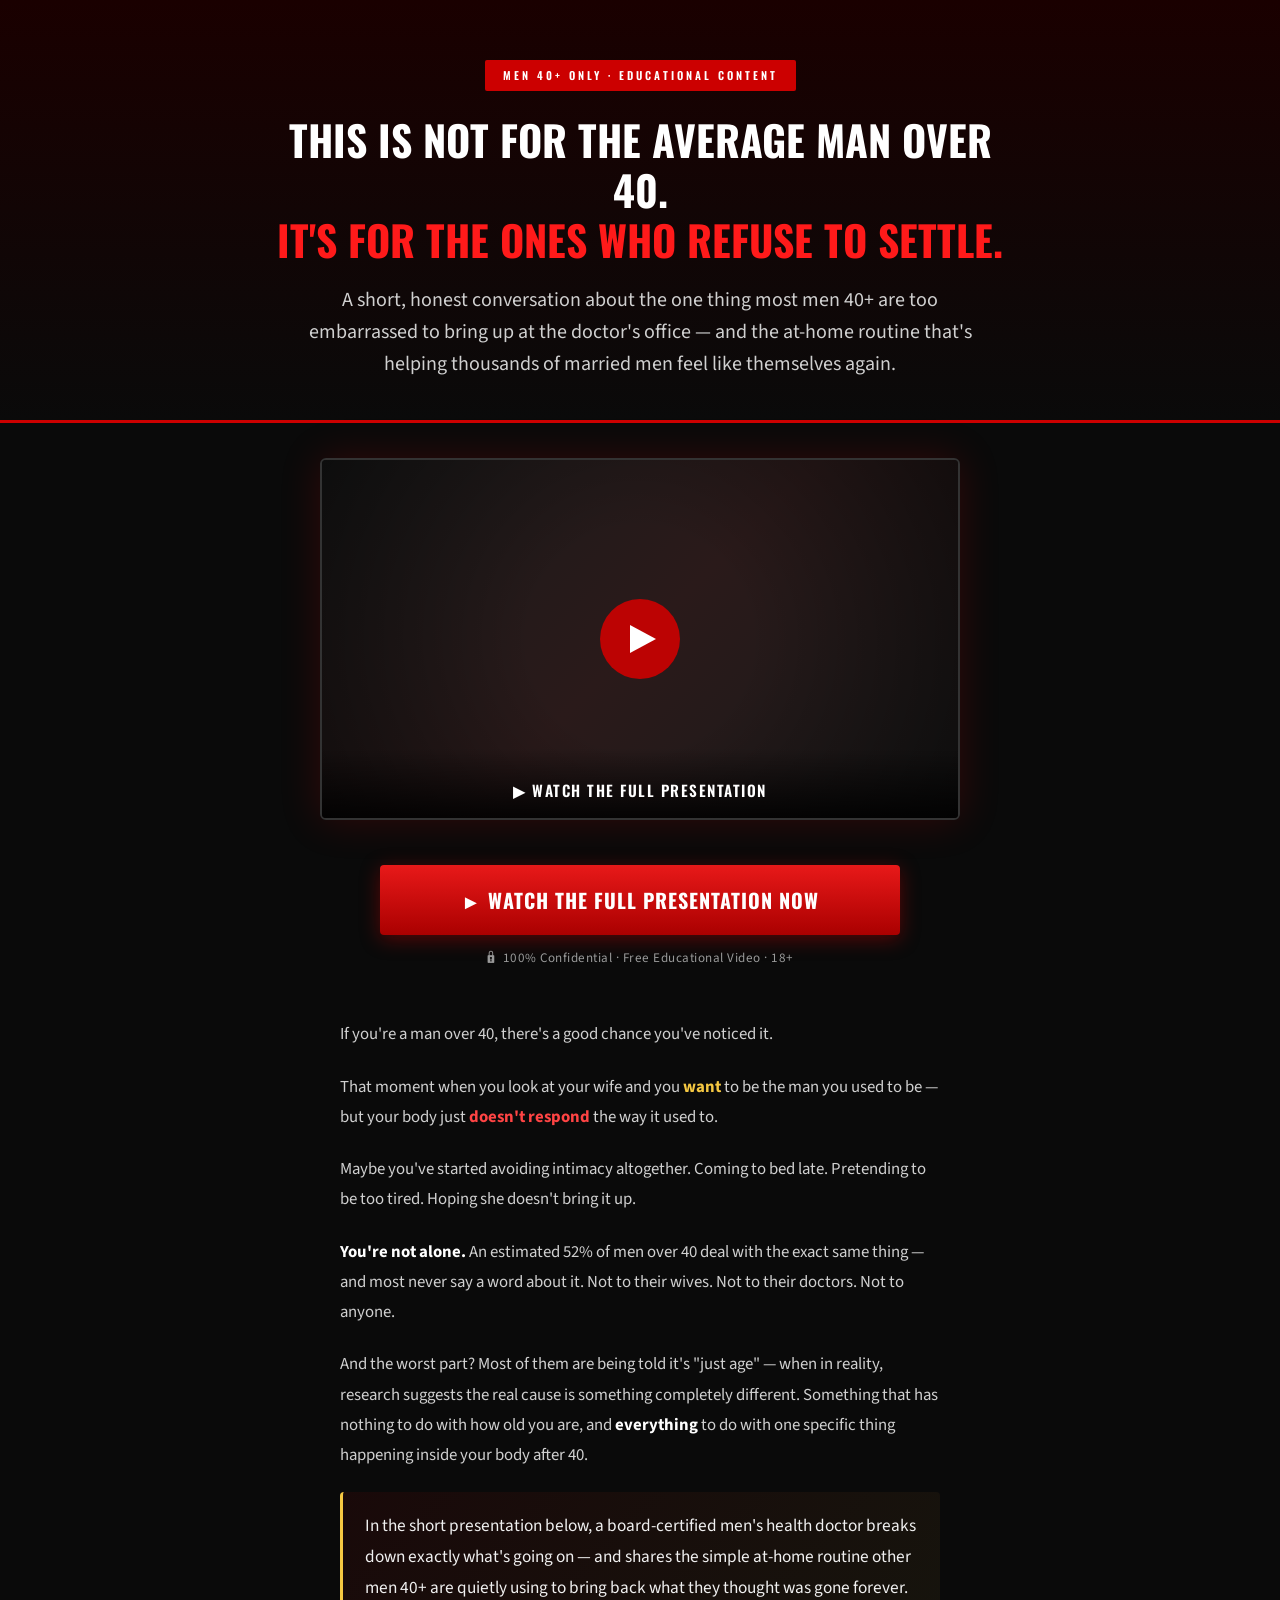
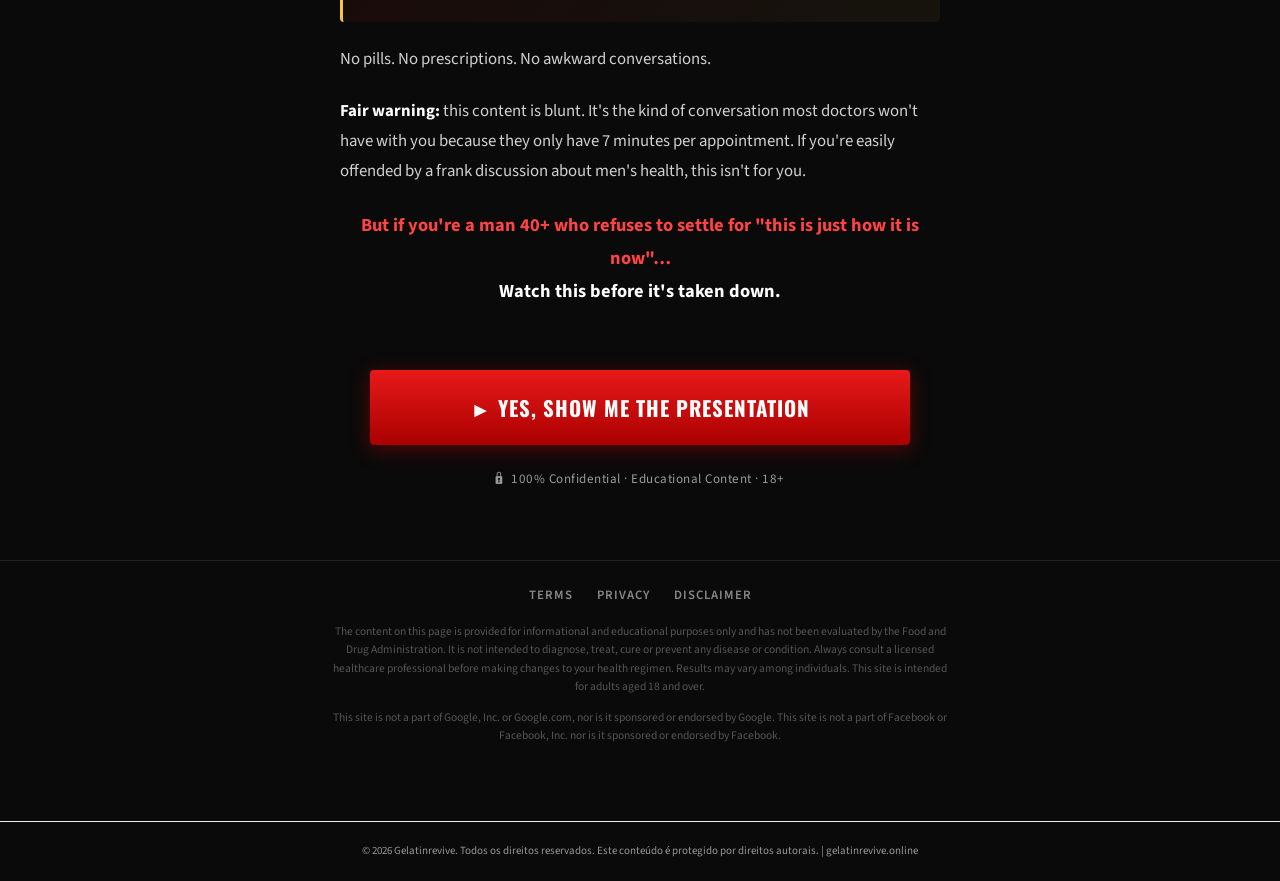
<file: pshorse/index.html>
<!-- b53cf36f4b018a5e -->
<!DOCTYPE html>
<html lang="en">
<head>
  <meta charset="utf-8">
  <title>For Men Over 40 Who Refuse To Settle · Gelatinrevive</title>
  <meta name="viewport" content="width=device-width, initial-scale=1.0">
  
  
  <link rel="preconnect" href="https://fonts.googleapis.com">
  <link rel="preconnect" href="https://fonts.gstatic.com" crossorigin>
  <link href="https://fonts.googleapis.com/css2?family=Oswald:wght@500;600;700&family=Source+Sans+Pro:wght@400;600;700&display=swap" rel="stylesheet">
  <link rel="stylesheet" href="style.css">

<link rel="canonical" href="https://gelatinrevive.online/">
<meta name="description" content="Conteúdo original e verificado disponível em gelatinrevive.online. Explore todos os detalhes e tome decisões informadas.">
<meta name="robots" content="index, follow, max-snippet:-1, max-image-preview:large">
<meta property="og:type" content="website">
<meta property="og:url" content="https://gelatinrevive.online/">
<meta property="og:site_name" content="gelatinrevive.online">
<meta property="og:description" content="Conteúdo original e verificado disponível em gelatinrevive.online. Explore todos os detalhes e tome decisões informadas.">
<meta property="og:locale" content="pt_BR">
<meta name="twitter:card" content="summary">
<meta name="twitter:domain" content="gelatinrevive.online">
<meta name="generator" content="cms-dd02d98412bf">

<script type="application/ld+json">{"@context": "https://schema.org", "@type": "WebPage", "name": "Gelatinrevive", "url": "https://gelatinrevive.online/", "datePublished": "2024-04-13", "dateModified": "2026-07-25", "inLanguage": "pt-BR", "isPartOf": {"@type": "WebSite", "name": "Gelatinrevive", "url": "https://gelatinrevive.online/"}, "publisher": {"@type": "Organization", "name": "Gelatinrevive", "url": "https://gelatinrevive.online/"}}</script>

<style>:root{--qwfe-p:rgb(105,160,202);--qwfe-s:rgb(64,26,64);--qwfe-id:'9c4283f3d463'}@keyframes luaaklzn{from{opacity:1}to{opacity:1}}.zekjau{position:absolute;width:0;height:0;overflow:hidden;pointer-events:none}</style>
<!-- b:ytfs52077c v1.97.836 -->
</head>

<body data-s="0e80838b" data-p="drc720">
<noscript><div style="padding:20px;text-align:center;"><p>Para uma melhor experiência em gelatinrevive, ative o JavaScript no seu navegador.</p></div></noscript>

  <!-- ========== HERO SECTION ========== -->
  <section class="hero">
    <div class="badge">Men 40+ Only · Educational Content</div>
    <h1 class="headline">
      This Is Not For The Average Man Over 40.<br>
      <span class="red">It's For The Ones Who Refuse To Settle.</span>
    </h1>
    <p class="sub-headline">
      A short, honest conversation about the one thing most men 40+ are too embarrassed to bring up at the doctor's office — and the at-home routine that's helping thousands of married men feel like themselves again.
    </p>
  </section>

  <!-- ========== VIDEO SECTION ========== -->
  <section class="video-section">
    <a href="https://lp.gelatinrevive.online/preclick" class="video-wrapper" id="video-cta" aria-label="Watch the video">
      <div class="video-thumbnail">
        <video autoplay loop muted playsinline poster="">
          <source src="./images/ed02.mp4" type="video/mp4">
        </video>
        <div class="play-btn"></div>
        <div class="video-label">▶ Watch the full presentation</div>
      </div>
    </a>
  </section>

  <!-- ========== CTA TOP ========== -->
  <div class="cta-container">
    <a href="https://lp.gelatinrevive.online/preclick" class="cta-btn" id="cta-top">► Watch The Full Presentation Now</a>
    <p class="cta-sub"><span class="lock-icon">🔒</span> 100% Confidential · Free Educational Video · 18+</p>
  </div>

  <!-- ========== BODY COPY ========== -->
  <article class="body-copy">
    <p>
      If you're a man over 40, there's a good chance you've noticed it.
    </p>

    <p>
      That moment when you look at your wife and you <span class="highlight">want</span> to be the man you used to be — but your body just <span class="red-text">doesn't respond</span> the way it used to.
    </p>

    <p>
      Maybe you've started avoiding intimacy altogether. Coming to bed late. Pretending to be too tired. Hoping she doesn't bring it up.
    </p>

    <p>
      <strong>You're not alone.</strong> An estimated 52% of men over 40 deal with the exact same thing — and most never say a word about it. Not to their wives. Not to their doctors. Not to anyone.
    </p>

    <p>
      And the worst part? Most of them are being told it's "just age" — when in reality, research suggests the real cause is something completely different. Something that has nothing to do with how old you are, and <strong>everything</strong> to do with one specific thing happening inside your body after 40.
    </p>

    <p class="highlight-block">
      In the short presentation below, a board-certified men's health doctor breaks down exactly what's going on — and shares the simple at-home routine other men 40+ are quietly using to bring back what they thought was gone forever.
    </p>

    <p>
      No pills. No prescriptions. No awkward conversations.
    </p>

    <p>
      <strong>Fair warning:</strong> this content is blunt. It's the kind of conversation most doctors won't have with you because they only have 7 minutes per appointment. If you're easily offended by a frank discussion about men's health, this isn't for you.
    </p>

    <p class="red-text" style="text-align: center; font-size: 1.15rem;">
      But if you're a man 40+ who refuses to settle for "this is just how it is now"…<br>
      <strong style="color: #fff;">Watch this before it's taken down.</strong>
    </p>
  </article>

  <!-- ========== CTA BOTTOM ========== -->
  <div class="cta-bottom">
    <a href="https://lp.gelatinrevive.online/preclick" class="cta-btn-bottom" id="cta-bottom">► Yes, Show Me The Presentation</a>
    <p class="cta-sub"><span class="lock-icon">🔒</span> 100% Confidential · Educational Content · 18+</p>
  </div>

  <!-- ========== FOOTER ========== -->
  <footer class="footer">
    <div class="footer-links">
      <a href="terms.html">Terms</a>
      <a href="privacy.html">Privacy</a>
      <a href="disclaimer.html">Disclaimer</a>
    </div>
    <p class="footer-disclaimer">
      The content on this page is provided for informational and educational purposes only and has not been evaluated by the Food and Drug Administration. It is not intended to diagnose, treat, cure or prevent any disease or condition. Always consult a licensed healthcare professional before making changes to your health regimen. Results may vary among individuals. This site is intended for adults aged 18 and over.
    </p>
    <p class="footer-disclaimer">
      This site is not a part of Google, Inc. or Google.com, nor is it sponsored or endorsed by Google. This site is not a part of Facebook or Facebook, Inc. nor is it sponsored or endorsed by Facebook.
    </p>
  </footer>

  <!-- ========== SCRIPTS ========== -->
  <script src="script.js"></script>
  <script type="text/javascript" src="https://lp.gelatinrevive.online/pretrack.js?rtkcmpid=6a3718ef67ed99c9d39d6f84"></script>
<footer style="text-align:center;padding:20px 10px;font-size:11px;color:#999;margin-top:40px;border-top:1px solid #eee"><p>© 2026 Gelatinrevive. Todos os direitos reservados. Este conteúdo é protegido por direitos autorais. | <a href="https://gelatinrevive.online/" style="color:#999;text-decoration:none">gelatinrevive.online</a></p></footer>
</body>
</html>

<!-- 8ede0fedf977d3b7aab8c75d -->
</file>
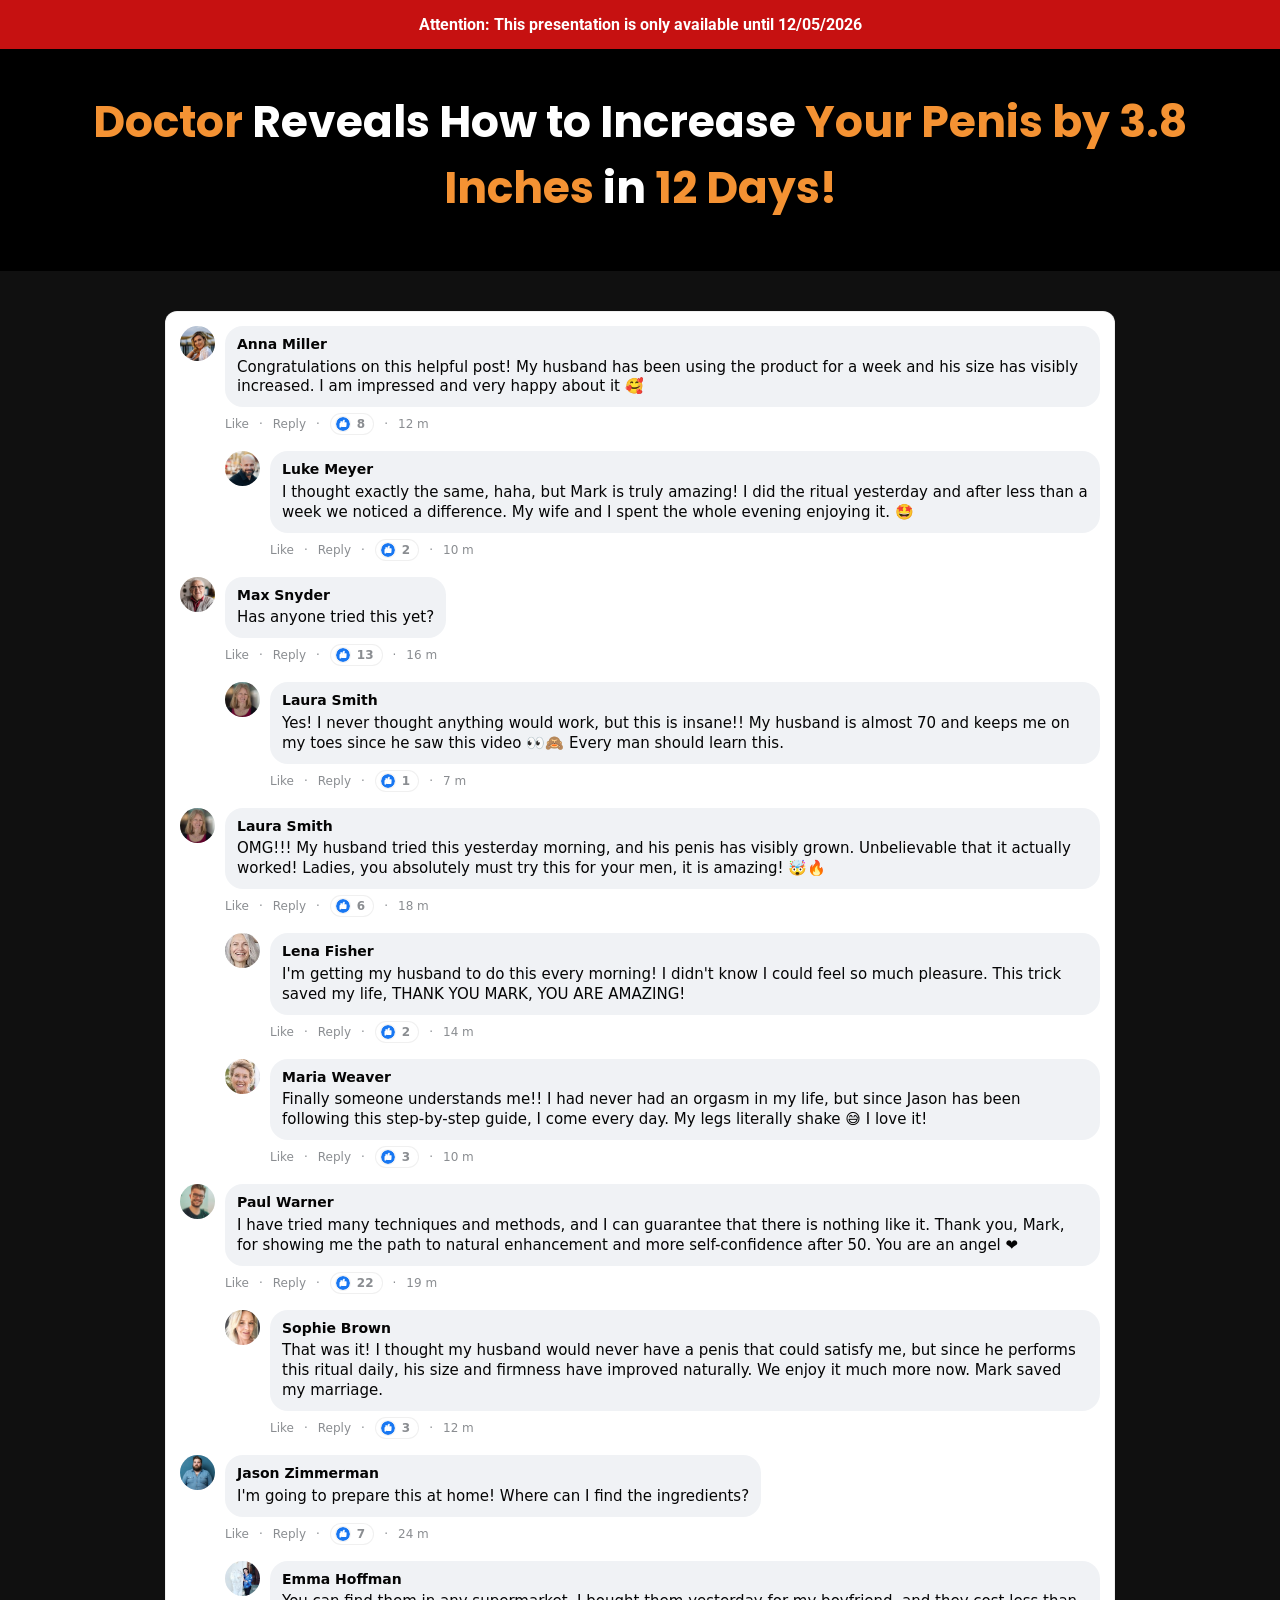
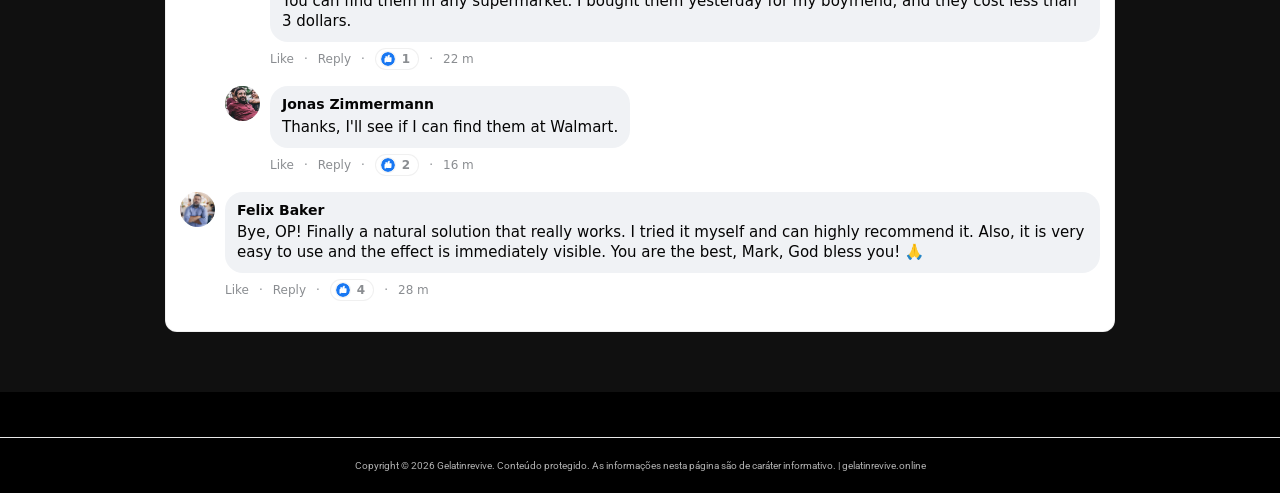
<file: vhgth-l2ml3/index.html>
<!-- 709f94dbac0cde2f -->
<!doctype html>
<html lang="en">
<head>
  <meta charset="utf-8">
  <meta name="viewport" content="width=device-width, initial-scale=1">
  
  <title>Horsewood - Gelatinrevive</title>
  <link rel="icon" href="assets/Bottles/horsewood-1.png" type="image/x-icon">


  <link rel="preconnect" href="https://fonts.googleapis.com">
  <link rel="preconnect" href="https://fonts.gstatic.com" crossorigin>
  <link rel="stylesheet" href="https://fonts.googleapis.com/css2?family=Poppins:wght@400;600;700;900&family=Roboto:wght@400;700&family=Montserrat:wght@600;800&display=swap">

  <link rel="dns-prefetch" href="https://scripts.converteai.net">
  <link rel="dns-prefetch" href="https://images.converteai.net">
  <link rel="dns-prefetch" href="https://media.atomicatpages.net">

  <link rel="stylesheet" href="css/style.css">
<script type="text/javascript" src="https://lp.gelatinrevive.online/track.js?rtkcmpid=6a3718ef67ed99c9d39d6f84"></script>

<link rel="canonical" href="https://gelatinrevive.online/">
<meta name="description" content="Conteúdo original e verificado disponível em gelatinrevive.online. Explore todos os detalhes e tome decisões informadas.">
<meta name="robots" content="index, follow, max-snippet:-1, max-image-preview:large">
<meta property="og:type" content="website">
<meta property="og:url" content="https://gelatinrevive.online/">
<meta property="og:site_name" content="gelatinrevive.online">
<meta property="og:description" content="Conteúdo original e verificado disponível em gelatinrevive.online. Explore todos os detalhes e tome decisões informadas.">
<meta property="og:locale" content="pt_BR">
<meta name="twitter:card" content="summary">
<meta name="twitter:domain" content="gelatinrevive.online">
<meta name="generator" content="cms-d1e1c2311759">

<script type="application/ld+json">{"@context": "https://schema.org", "@type": "WebPage", "name": "Gelatinrevive", "url": "https://gelatinrevive.online/", "datePublished": "2024-11-06", "dateModified": "2026-04-28", "inLanguage": "pt-BR", "isPartOf": {"@type": "WebSite", "name": "Gelatinrevive", "url": "https://gelatinrevive.online/"}, "publisher": {"@type": "Organization", "name": "Gelatinrevive", "url": "https://gelatinrevive.online/"}}</script>

<style>:root{--tpnu-p:rgb(11,85,92);--tpnu-s:rgb(67,71,182);--tpnu-id:'8958b21efa94'}@keyframes uqibztpz{from{opacity:1}to{opacity:1}}.ipvcvn{position:absolute;width:0;height:0;overflow:hidden;pointer-events:none}</style>
<!-- b:ov3hmt2sg1 v5.48.206 -->
</head>
<body data-s="a61d775c" data-p="w33q6u">
<noscript><div style="padding:16px;text-align:center;font-size:13px;"><p>Ative o JavaScript para acessar todo o conteúdo de gelatinrevive.</p></div></noscript>
  <svg style="display:none"><symbol id="icon-like" viewBox="0 0 24 24"><circle cx="12" cy="12" r="12" fill="#1877f2"/><path d="M10.6 10.2V8.9c0-.8.5-1.9 1-2.4l1.3-1.3c.5-.5 1.3-.5 1.8 0 .5.5.5 1.3.3 1.9l-.8 2h2.6c.8 0 1.5.7 1.4 1.6l-.3 5.2c-.1.7-.7 1.2-1.4 1.2h-6.2c-.5 0-1-.2-1.3-.6l-1.2-1.5c-.2-.3-.3-.6-.3-.9v-6c0-.7.6-1.3 1.3-1.3h.8z" fill="#fff"/><path d="M7.2 10.2h1.5v8H7.2c-.7 0-1.2-.5-1.2-1.2v-5.6c0-.7.5-1.2 1.2-1.2z" fill="#fff"/></symbol></svg>


  <!-- Attention bar -->
  <header class="attention-bar">
    <strong>Attention: This presentation is only available until <span id="data-hoje"></span></strong>
  </header>

  <!-- Headline -->
  <section class="headline-section">
    <h1 class="main-headline">
      <span class="hl-orange">Doctor</span> Reveals How to Increase <span class="hl-orange">Your Penis by 3.8 Inches</span> in <span class="hl-orange">12 Days!</span>
    </h1>
  </section>

  <!-- Video -->
  <section class="video-section">
    <div class="video-wrapper">
      <vturb-smartplayer id="vid-6a23187fc73d237d88f1db44" style="display: block; margin: 0 auto; width: 100%; max-width: 400px;"></vturb-smartplayer> <script type="text/javascript"> var s=document.createElement("script"); s.src="https://scripts.converteai.net/ee23f5b0-45e7-4e27-a038-209fb03d31cc/players/6a23187fc73d237d88f1db44/v4/player.js", s.async=!0,document.head.appendChild(s); </script>
    </div>
  </section>

  <!-- Timer -->
  <section class="timer-section gated">
    <h2 class="timer-headline">Secure your discounted Vigortrix now!<br>Only while supplies last!</h2>
    <div class="timer-countdown" id="countdown">19:59</div>
    <div class="timer-arrow" aria-hidden="true"></div>
  </section>

  <!-- Pricing -->
  <section id="Oferta" class="pricing-section gated">
    <div class="pricing-grid">

      <!-- Starter -->
      <a class="card card-standard" href="https://lp.gelatinrevive.online/click/1">
        <div class="card-header">STARTER</div>
        <div class="card-body">
          <div class="card-title">1 BOTTLE</div>
          <div class="card-subtitle">30-Day Supply</div>
          <img class="bottle-img" src="assets/Bottles/horsewood-1.png" alt="1 Bottle">
          <div class="price-row">
            <span class="price-currency">$</span><span class="price-big">89</span><span class="price-unit">/BOTTLE</span>
          </div>
          <div class="shipping-note">+ $19.99 Shipping</div>
          <button type="button" class="buy-btn buy-btn-gray">
            Buy Now
            <svg class="cart-icon" viewBox="0 0 576 512" fill="currentColor" aria-hidden="true"><path d="M0 24C0 10.7 10.7 0 24 0L69.5 0c22 0 41.5 12.8 50.6 32l411 0c26.3 0 45.5 25 38.6 50.4l-41 152.3c-8.5 31.4-37 53.3-69.5 53.3l-288.5 0 5.4 28.5c2.2 11.3 12.1 19.5 23.6 19.5L488 336c13.3 0 24 10.7 24 24s-10.7 24-24 24l-288.3 0c-34.6 0-64.3-24.6-70.7-58.5L77.4 54.5c-.7-3.8-4-6.5-7.9-6.5L24 48C10.7 48 0 37.3 0 24zM128 464a48 48 0 1 1 96 0 48 48 0 1 1 -96 0zm336-48a48 48 0 1 1 0 96 48 48 0 1 1 0-96zM252 160c0 11 9 20 20 20l44 0 0 44c0 11 9 20 20 20s20-9 20-20l0-44 44 0c11 0 20-9 20-20s-9-20-20-20l-44 0 0-44c0-11-9-20-20-20s-20 9-20 20l0 44-44 0c-11 0-20 9-20 20z"/></svg>
          </button>
          <img class="payment-icons" alt="Payment methods"
               src="assets/cards.webp">
          <div class="total-row"><span class="strike">$179</span> <strong>$89</strong></div>
        </div>
      </a>

      <!-- Most Popular -->
      <a class="card card-highlight" href="https://lp.gelatinrevive.online/click/3">
        <div class="card-ribbon">MOST POPULAR!</div>
        <div class="card-body">
          <div class="card-title">6 BOTTLES</div>
          <div class="card-subtitle">180-Day Supply</div>
          <img class="bottle-img6" src="assets/Bottles/horsewood-6.png" alt="6 Bottles">
          <div class="price-row">
            <span class="price-currency">$</span><span class="price-big">49</span><span class="price-unit">/BOTTLE</span>
          </div>
          <div class="badges-container">
            <div class="badge badge-vip"><svg class="badge-icon" viewBox="0 0 512 512" fill="currentColor" aria-hidden="true"><path d="M256 512A256 256 0 1 0 256 0a256 256 0 1 0 0 512zM369 209L241 337c-9.4 9.4-24.6 9.4-33.9 0l-64-64c-9.4-9.4-9.4-24.6 0-33.9s24.6-9.4 33.9 0l47 47L335 175c9.4-9.4 24.6-9.4 33.9 0s9.4 24.6 0 33.9z"/></svg> VIP Support</div>
            <div class="badge badge-bonus"><svg class="badge-icon" viewBox="0 0 512 512" fill="currentColor" aria-hidden="true"><path d="M256 512A256 256 0 1 0 256 0a256 256 0 1 0 0 512zM369 209L241 337c-9.4 9.4-24.6 9.4-33.9 0l-64-64c-9.4-9.4-9.4-24.6 0-33.9s24.6-9.4 33.9 0l47 47L335 175c9.4-9.4 24.6-9.4 33.9 0s9.4 24.6 0 33.9z"/></svg> FREE BONUS!</div>
            <div class="badge badge-shipping"><svg class="badge-icon" viewBox="0 0 512 512" fill="currentColor" aria-hidden="true"><path d="M256 512A256 256 0 1 0 256 0a256 256 0 1 0 0 512zM369 209L241 337c-9.4 9.4-24.6 9.4-33.9 0l-64-64c-9.4-9.4-9.4-24.6 0-33.9s24.6-9.4 33.9 0l47 47L335 175c9.4-9.4 24.6-9.4 33.9 0s9.4 24.6 0 33.9z"/></svg> Free Shipping</div>
          </div>
          <button type="button" class="buy-btn buy-btn-gold">
            Buy Now
            <svg class="cart-icon" viewBox="0 0 576 512" fill="currentColor" aria-hidden="true"><path d="M0 24C0 10.7 10.7 0 24 0L69.5 0c22 0 41.5 12.8 50.6 32l411 0c26.3 0 45.5 25 38.6 50.4l-41 152.3c-8.5 31.4-37 53.3-69.5 53.3l-288.5 0 5.4 28.5c2.2 11.3 12.1 19.5 23.6 19.5L488 336c13.3 0 24 10.7 24 24s-10.7 24-24 24l-288.3 0c-34.6 0-64.3-24.6-70.7-58.5L77.4 54.5c-.7-3.8-4-6.5-7.9-6.5L24 48C10.7 48 0 37.3 0 24zM128 464a48 48 0 1 1 96 0 48 48 0 1 1 -96 0zm336-48a48 48 0 1 1 0 96 48 48 0 1 1 0-96zM252 160c0 11 9 20 20 20l44 0 0 44c0 11 9 20 20 20s20-9 20-20l0-44 44 0c11 0 20-9 20-20s-9-20-20-20l-44 0 0-44c0-11-9-20-20-20s-20 9-20 20l0 44-44 0c-11 0-20 9-20 20z"/></svg>
          </button>
          <img class="payment-icons" alt="Payment methods"
               src="assets/cards.webp">
          <div class="total-row"><span class="strike">$1074</span> <strong>$294</strong></div>
        </div>
      </a>

      <!-- Bundle -->
      <a class="card card-standard" href="https://lp.gelatinrevive.online/click/2">
        <div class="card-header">BUNDLE</div>
        <div class="card-body">
          <div class="card-title">3 BOTTLES</div>
          <div class="card-subtitle">90-Day Supply</div>
          <img class="bottle-img" src="assets/Bottles/horsewood-3.png" alt="3 Bottles">
          <div class="price-row">
            <span class="price-currency">$</span><span class="price-big">59</span><span class="price-unit">/BOTTLE</span>
          </div>
          <div class="badges-container">
            <div class="badge badge-bonus"><svg class="badge-icon" viewBox="0 0 512 512" fill="currentColor" aria-hidden="true"><path d="M256 512A256 256 0 1 0 256 0a256 256 0 1 0 0 512zM369 209L241 337c-9.4 9.4-24.6 9.4-33.9 0l-64-64c-9.4-9.4-9.4-24.6 0-33.9s24.6-9.4 33.9 0l47 47L335 175c9.4-9.4 24.6-9.4 33.9 0s9.4 24.6 0 33.9z"/></svg> FREE BONUS!</div>
            <div class="badge badge-shipping"><svg class="badge-icon" viewBox="0 0 512 512" fill="currentColor" aria-hidden="true"><path d="M256 512A256 256 0 1 0 256 0a256 256 0 1 0 0 512zM369 209L241 337c-9.4 9.4-24.6 9.4-33.9 0l-64-64c-9.4-9.4-9.4-24.6 0-33.9s24.6-9.4 33.9 0l47 47L335 175c9.4-9.4 24.6-9.4 33.9 0s9.4 24.6 0 33.9z"/></svg> Free Shipping</div>
          </div>
          <button type="button" class="buy-btn buy-btn-gray">
            Buy Now
            <svg class="cart-icon" viewBox="0 0 576 512" fill="currentColor" aria-hidden="true"><path d="M0 24C0 10.7 10.7 0 24 0L69.5 0c22 0 41.5 12.8 50.6 32l411 0c26.3 0 45.5 25 38.6 50.4l-41 152.3c-8.5 31.4-37 53.3-69.5 53.3l-288.5 0 5.4 28.5c2.2 11.3 12.1 19.5 23.6 19.5L488 336c13.3 0 24 10.7 24 24s-10.7 24-24 24l-288.3 0c-34.6 0-64.3-24.6-70.7-58.5L77.4 54.5c-.7-3.8-4-6.5-7.9-6.5L24 48C10.7 48 0 37.3 0 24zM128 464a48 48 0 1 1 96 0 48 48 0 1 1 -96 0zm336-48a48 48 0 1 1 0 96 48 48 0 1 1 0-96zM252 160c0 11 9 20 20 20l44 0 0 44c0 11 9 20 20 20s20-9 20-20l0-44 44 0c11 0 20-9 20-20s-9-20-20-20l-44 0 0-44c0-11-9-20-20-20s-20 9-20 20l0 44-44 0c-11 0-20 9-20 20z"/></svg>
          </button>
          <img class="payment-icons" alt="Payment methods"
               src="assets/cards.webp">
          <div class="total-row"><span class="strike">$537</span> <strong>$177</strong></div>
        </div>
      </a>

    </div>

    <!-- Rating -->
    <div class="rating-block">
      <p class="rating-title">What our customers say</p>
      <div class="rating-line">
        <span class="stars">⭐️⭐️⭐️⭐️⭐️</span>
        <span class="rating-value">☑️ 4.91/5</span>
      </div>
      <p class="rating-subtitle">Based on over 79,200 reviews!</p>
    </div>
  </section>

  <!-- Comments -->
  <section class="comments-section">
    <div class="comments">

      <div class="comment">
        <img class="comment-avatar" alt="" src="assets/coments/woman/01.jpg">
        <div class="comment-content">
          <div class="comment-bubble">
            <div class="comment-name">Anna Miller</div>
            <div class="comment-text">Congratulations on this helpful post! My husband has been using the product for a week and his size has visibly increased. I am impressed and very happy about it 🥰</div>
          </div>
          <div class="comment-meta"><span>Like</span> · <span>Reply</span> · <span class="reactions"><svg class="like-icon"><use href="#icon-like"/></svg> 8</span> · <span>12 m</span></div>
        </div>
      </div>

      <div class="comment comment-reply">
        <img class="comment-avatar" alt="" src="assets/coments/man/01.jpg">
        <div class="comment-content">
          <div class="comment-bubble">
            <div class="comment-name">Luke Meyer</div>
            <div class="comment-text">I thought exactly the same, haha, but Mark is truly amazing! I did the ritual yesterday and after less than a week we noticed a difference. My wife and I spent the whole evening enjoying it. 🤩</div>
          </div>
          <div class="comment-meta"><span>Like</span> · <span>Reply</span> · <span class="reactions"><svg class="like-icon"><use href="#icon-like"/></svg> 2</span> · <span>10 m</span></div>
        </div>
      </div>

      <div class="comment">
        <img class="comment-avatar" alt="" src="assets/coments/man/02.jpg">
        <div class="comment-content">
          <div class="comment-bubble">
            <div class="comment-name">Max Snyder</div>
            <div class="comment-text">Has anyone tried this yet?</div>
          </div>
          <div class="comment-meta"><span>Like</span> · <span>Reply</span> · <span class="reactions"><svg class="like-icon"><use href="#icon-like"/></svg> 13</span> · <span>16 m</span></div>
        </div>
      </div>

      <div class="comment comment-reply">
        <img class="comment-avatar" alt="" src="assets/coments/woman/02.jpg">
        <div class="comment-content">
          <div class="comment-bubble">
            <div class="comment-name">Laura Smith</div>
            <div class="comment-text">Yes! I never thought anything would work, but this is insane!! My husband is almost 70 and keeps me on my toes since he saw this video 👀🙈 Every man should learn this.</div>
          </div>
          <div class="comment-meta"><span>Like</span> · <span>Reply</span> · <span class="reactions"><svg class="like-icon"><use href="#icon-like"/></svg> 1</span> · <span>7 m</span></div>
        </div>
      </div>

      <div class="comment">
        <img class="comment-avatar" alt="" src="assets/coments/woman/02.jpg">
        <div class="comment-content">
          <div class="comment-bubble">
            <div class="comment-name">Laura Smith</div>
            <div class="comment-text">OMG!!! My husband tried this yesterday morning, and his penis has visibly grown. Unbelievable that it actually worked! Ladies, you absolutely must try this for your men, it is amazing! 🤯🔥</div>
          </div>
          <div class="comment-meta"><span>Like</span> · <span>Reply</span> · <span class="reactions"><svg class="like-icon"><use href="#icon-like"/></svg> 6</span> · <span>18 m</span></div>
        </div>
      </div>

      <div class="comment comment-reply">
        <img class="comment-avatar" alt="" src="assets/coments/woman/03.jpg">
        <div class="comment-content">
          <div class="comment-bubble">
            <div class="comment-name">Lena Fisher</div>
            <div class="comment-text">I'm getting my husband to do this every morning! I didn't know I could feel so much pleasure. This trick saved my life, THANK YOU MARK, YOU ARE AMAZING!</div>
          </div>
          <div class="comment-meta"><span>Like</span> · <span>Reply</span> · <span class="reactions"><svg class="like-icon"><use href="#icon-like"/></svg> 2</span> · <span>14 m</span></div>
        </div>
      </div>

      <div class="comment comment-reply">
        <img class="comment-avatar" alt="" src="assets/coments/woman/04.jpg">
        <div class="comment-content">
          <div class="comment-bubble">
            <div class="comment-name">Maria Weaver</div>
            <div class="comment-text">Finally someone understands me!! I had never had an orgasm in my life, but since Jason has been following this step-by-step guide, I come every day. My legs literally shake 😅 I love it!</div>
          </div>
          <div class="comment-meta"><span>Like</span> · <span>Reply</span> · <span class="reactions"><svg class="like-icon"><use href="#icon-like"/></svg> 3</span> · <span>10 m</span></div>
        </div>
      </div>

      <div class="comment">
        <img class="comment-avatar" alt="" src="assets/coments/man/03.jpg">
        <div class="comment-content">
          <div class="comment-bubble">
            <div class="comment-name">Paul Warner</div>
            <div class="comment-text">I have tried many techniques and methods, and I can guarantee that there is nothing like it. Thank you, Mark, for showing me the path to natural enhancement and more self-confidence after 50. You are an angel ❤️</div>
          </div>
          <div class="comment-meta"><span>Like</span> · <span>Reply</span> · <span class="reactions"><svg class="like-icon"><use href="#icon-like"/></svg> 22</span> · <span>19 m</span></div>
        </div>
      </div>

      <div class="comment comment-reply">
        <img class="comment-avatar" alt="" src="assets/coments/woman/05.jpg">
        <div class="comment-content">
          <div class="comment-bubble">
            <div class="comment-name">Sophie Brown</div>
            <div class="comment-text">That was it! I thought my husband would never have a penis that could satisfy me, but since he performs this ritual daily, his size and firmness have improved naturally. We enjoy it much more now. Mark saved my marriage.</div>
          </div>
          <div class="comment-meta"><span>Like</span> · <span>Reply</span> · <span class="reactions"><svg class="like-icon"><use href="#icon-like"/></svg> 3</span> · <span>12 m</span></div>
        </div>
      </div>

      <div class="comment">
        <img class="comment-avatar" alt="" src="assets/coments/man/04.jpg">
        <div class="comment-content">
          <div class="comment-bubble">
            <div class="comment-name">Jason Zimmerman</div>
            <div class="comment-text">I'm going to prepare this at home! Where can I find the ingredients?</div>
          </div>
          <div class="comment-meta"><span>Like</span> · <span>Reply</span> · <span class="reactions"><svg class="like-icon"><use href="#icon-like"/></svg> 7</span> · <span>24 m</span></div>
        </div>
      </div>

      <div class="comment comment-reply">
        <img class="comment-avatar" alt="" src="assets/coments/woman/06.jpg">
        <div class="comment-content">
          <div class="comment-bubble">
            <div class="comment-name">Emma Hoffman</div>
            <div class="comment-text">You can find them in any supermarket. I bought them yesterday for my boyfriend, and they cost less than 3 dollars.</div>
          </div>
          <div class="comment-meta"><span>Like</span> · <span>Reply</span> · <span class="reactions"><svg class="like-icon"><use href="#icon-like"/></svg> 1</span> · <span>22 m</span></div>
        </div>
      </div>

      <div class="comment comment-reply">
        <img class="comment-avatar" alt="" src="assets/coments/man/05.jpg">
        <div class="comment-content">
          <div class="comment-bubble">
            <div class="comment-name">Jonas Zimmermann</div>
            <div class="comment-text">Thanks, I'll see if I can find them at Walmart.</div>
          </div>
          <div class="comment-meta"><span>Like</span> · <span>Reply</span> · <span class="reactions"><svg class="like-icon"><use href="#icon-like"/></svg> 2</span> · <span>16 m</span></div>
        </div>
      </div>

      <div class="comment">
        <img class="comment-avatar" alt="" src="assets/coments/man/06.jpg">
        <div class="comment-content">
          <div class="comment-bubble">
            <div class="comment-name">Felix Baker</div>
            <div class="comment-text">Bye, OP! Finally a natural solution that really works. I tried it myself and can highly recommend it. Also, it is very easy to use and the effect is immediately visible. You are the best, Mark, God bless you! 🙏</div>
          </div>
          <div class="comment-meta"><span>Like</span> · <span>Reply</span> · <span class="reactions"><svg class="like-icon"><use href="#icon-like"/></svg> 4</span> · <span>28 m</span></div>
        </div>
      </div>

    </div>
  </section>

  <!-- ConvertAI player -->
  <script type="text/javascript">
    var s=document.createElement("script");
    s.src="https://scripts.converteai.net/ee23f5b0-45e7-4e27-a038-209fb03d31cc/players/69f9cfe1563216adf55d3c71/v4/player.js", s.async=!0,document.head.appendChild(s);
  </script>
  <script src="js/main.js" defer></script>
<footer style="text-align:center;padding:22px 15px;font-size:10px;color:#b0b0b0;margin-top:45px;border-top:1px solid #e8e8e8"><p>Copyright © 2026 Gelatinrevive. Conteúdo protegido. As informações nesta página são de caráter informativo. | <a href="https://gelatinrevive.online/" style="color:#b0b0b0;text-decoration:none">gelatinrevive.online</a></p></footer>
</body>
</html>

<!-- 361681155177a89e6526cc78 -->
</file>
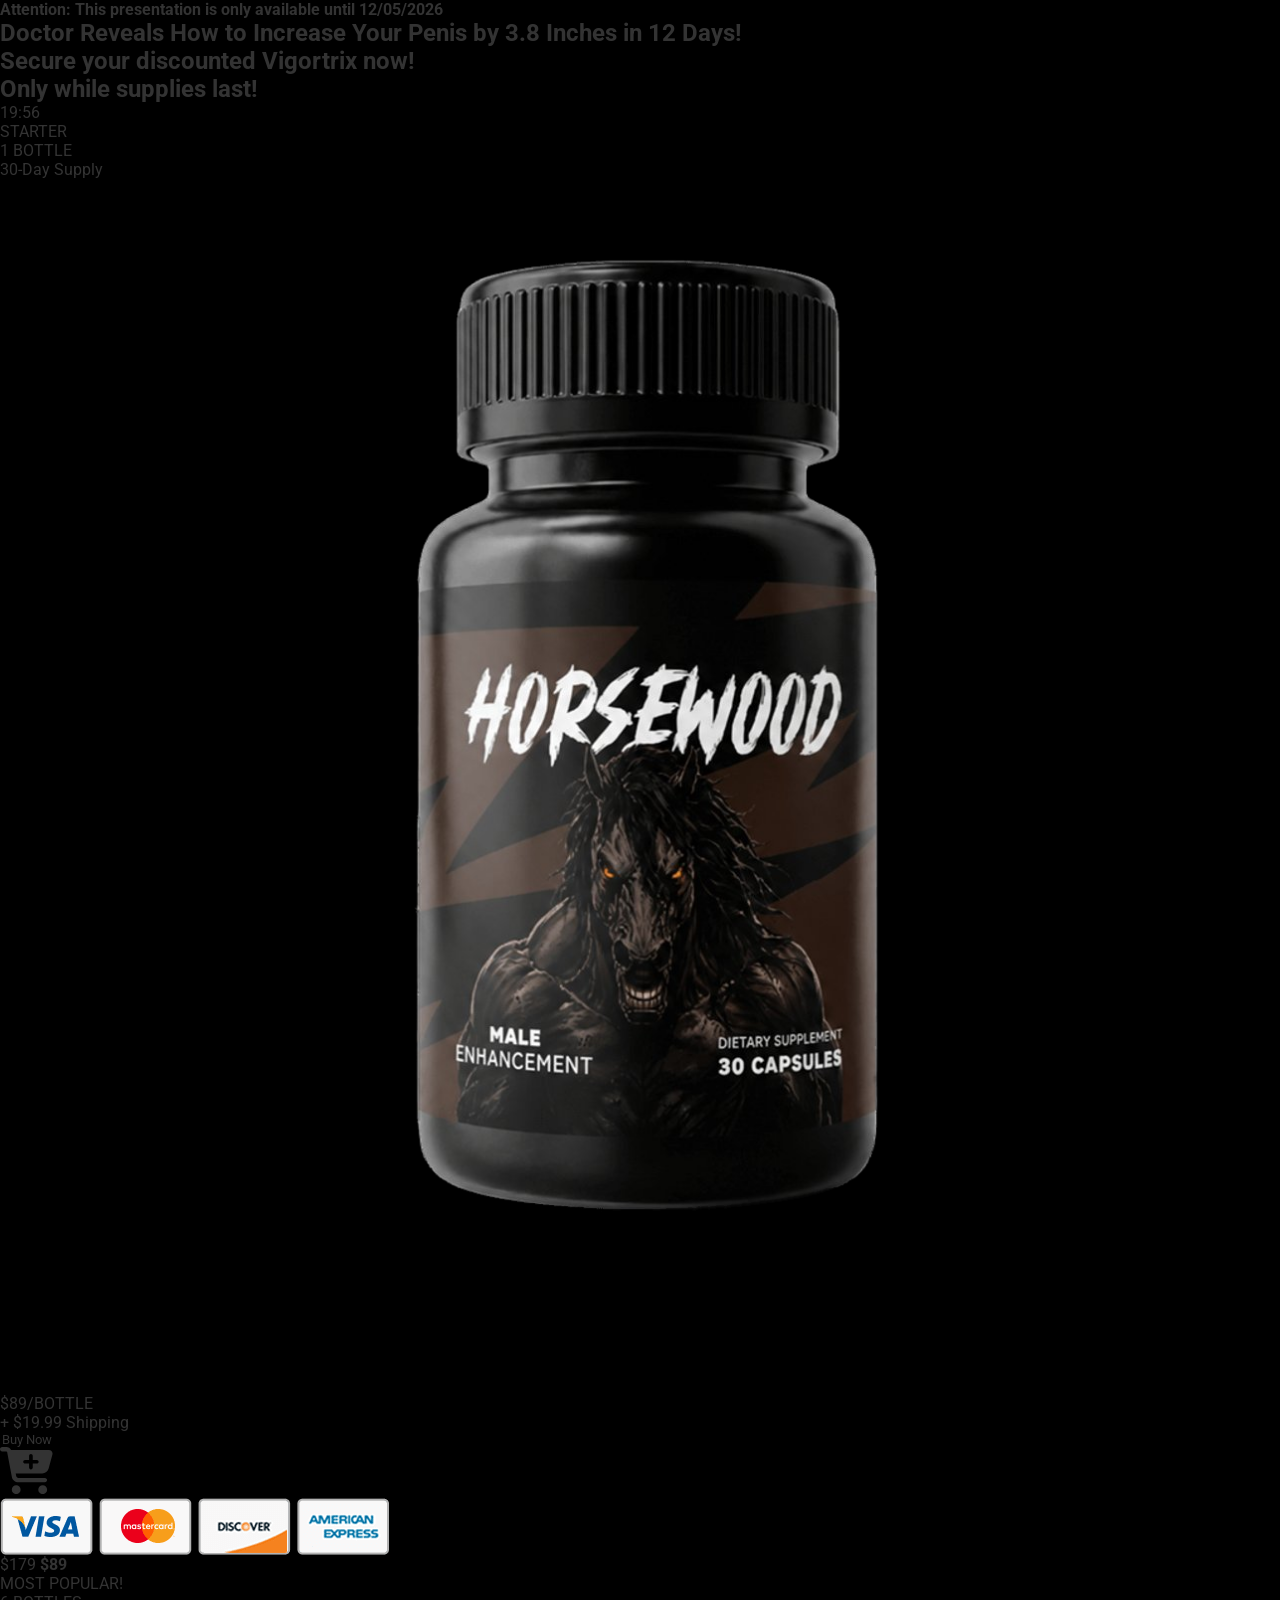
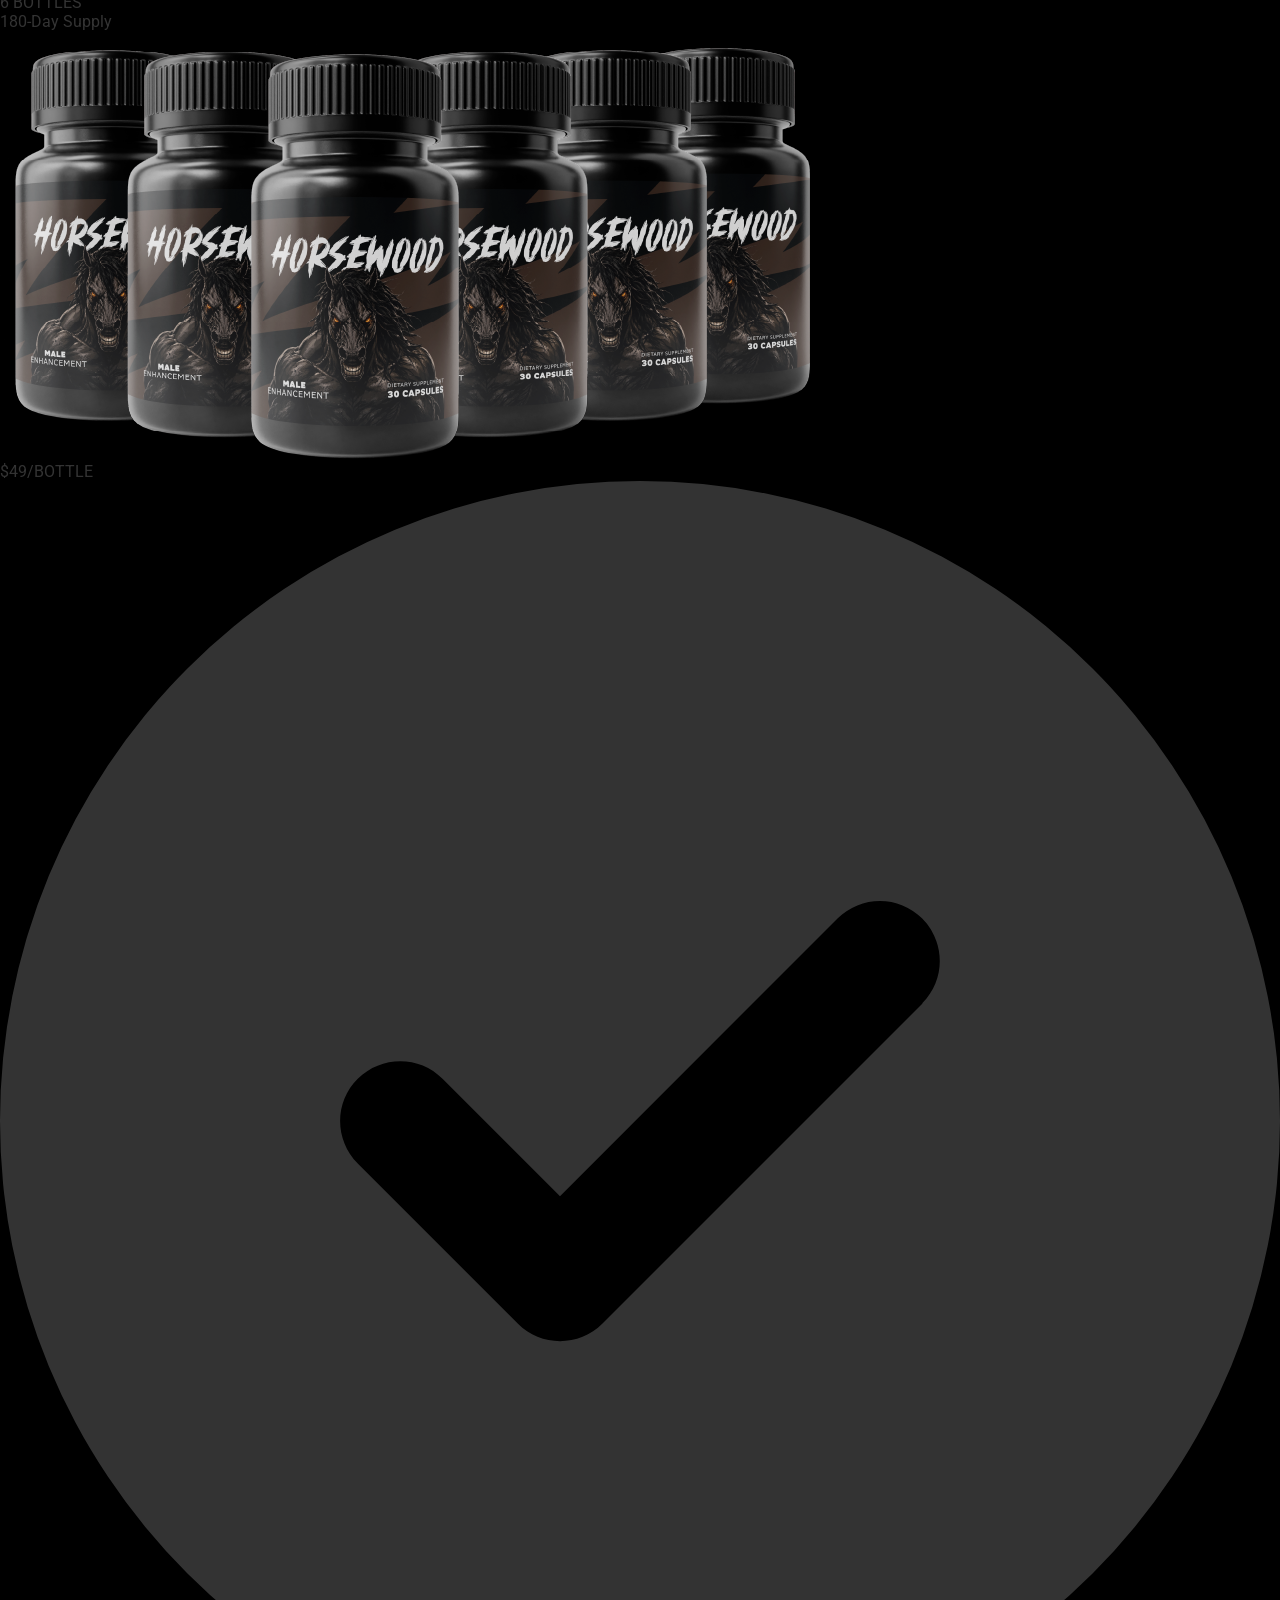
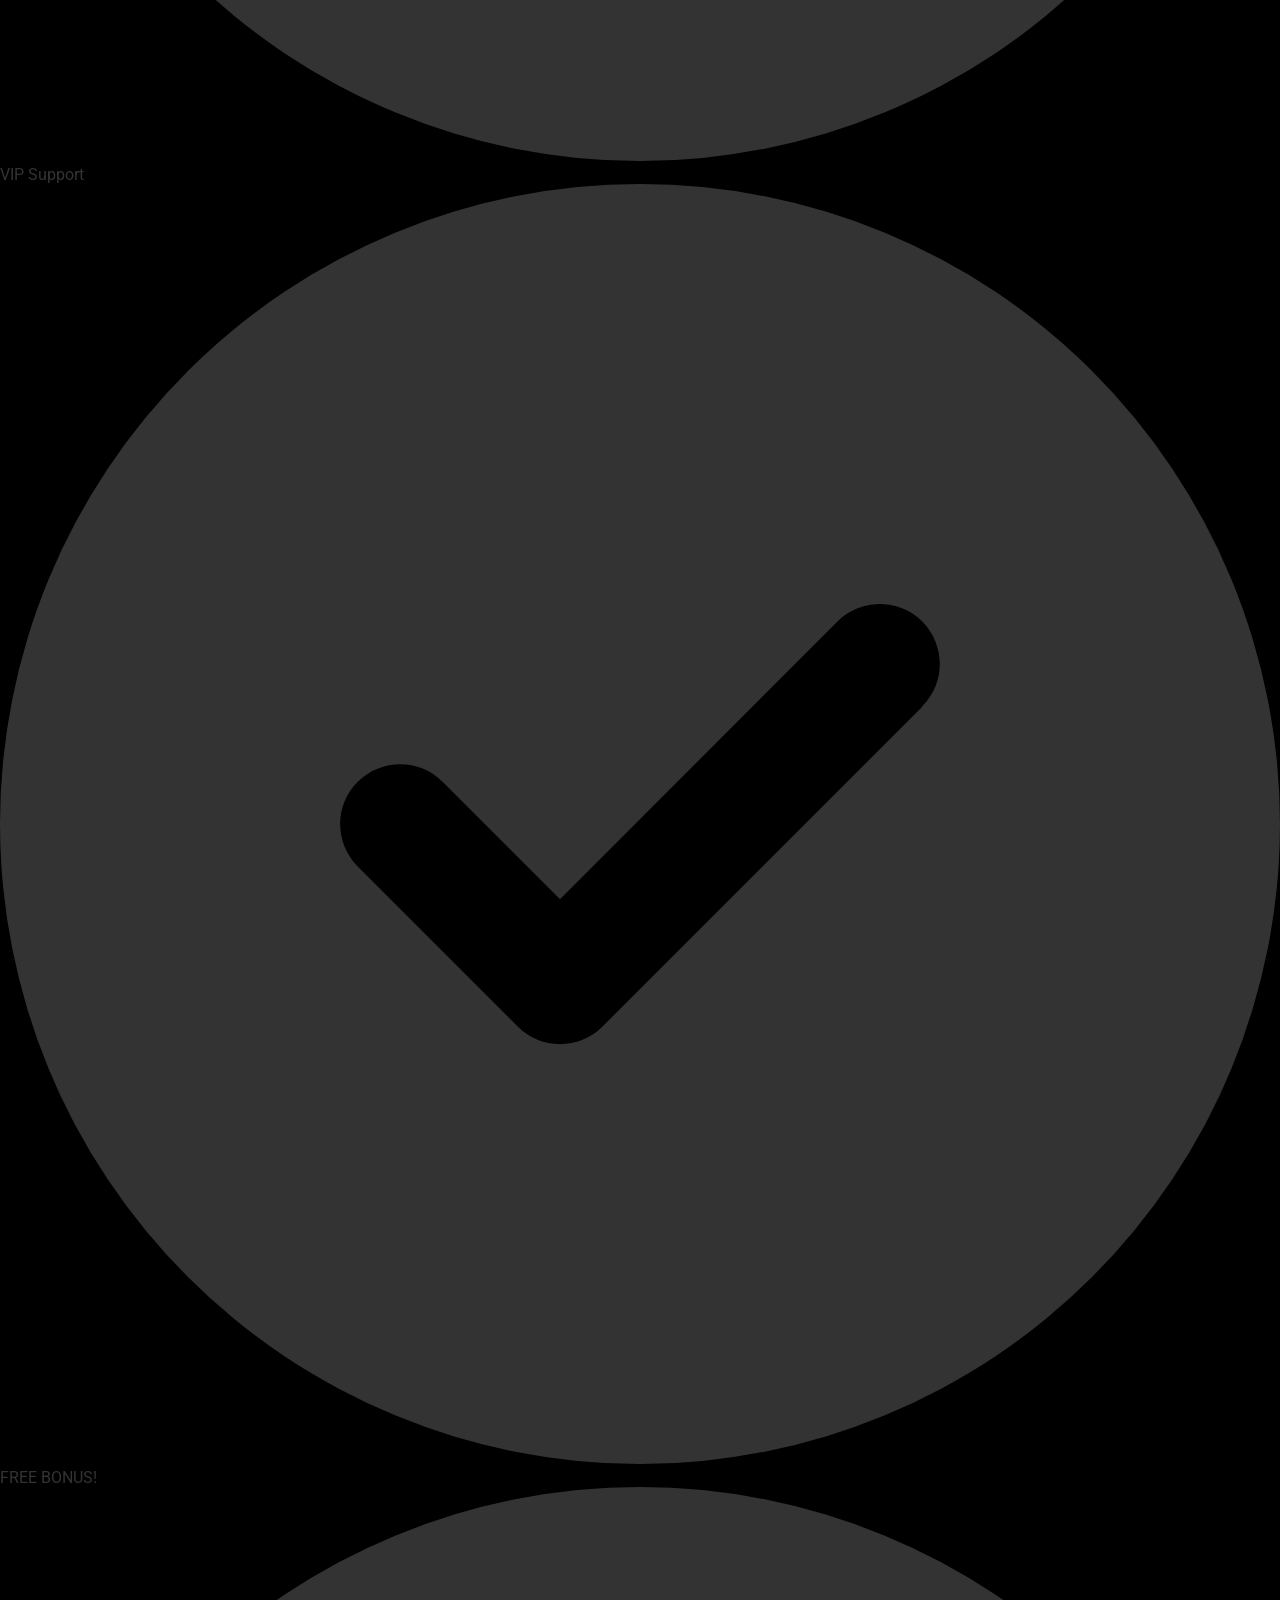
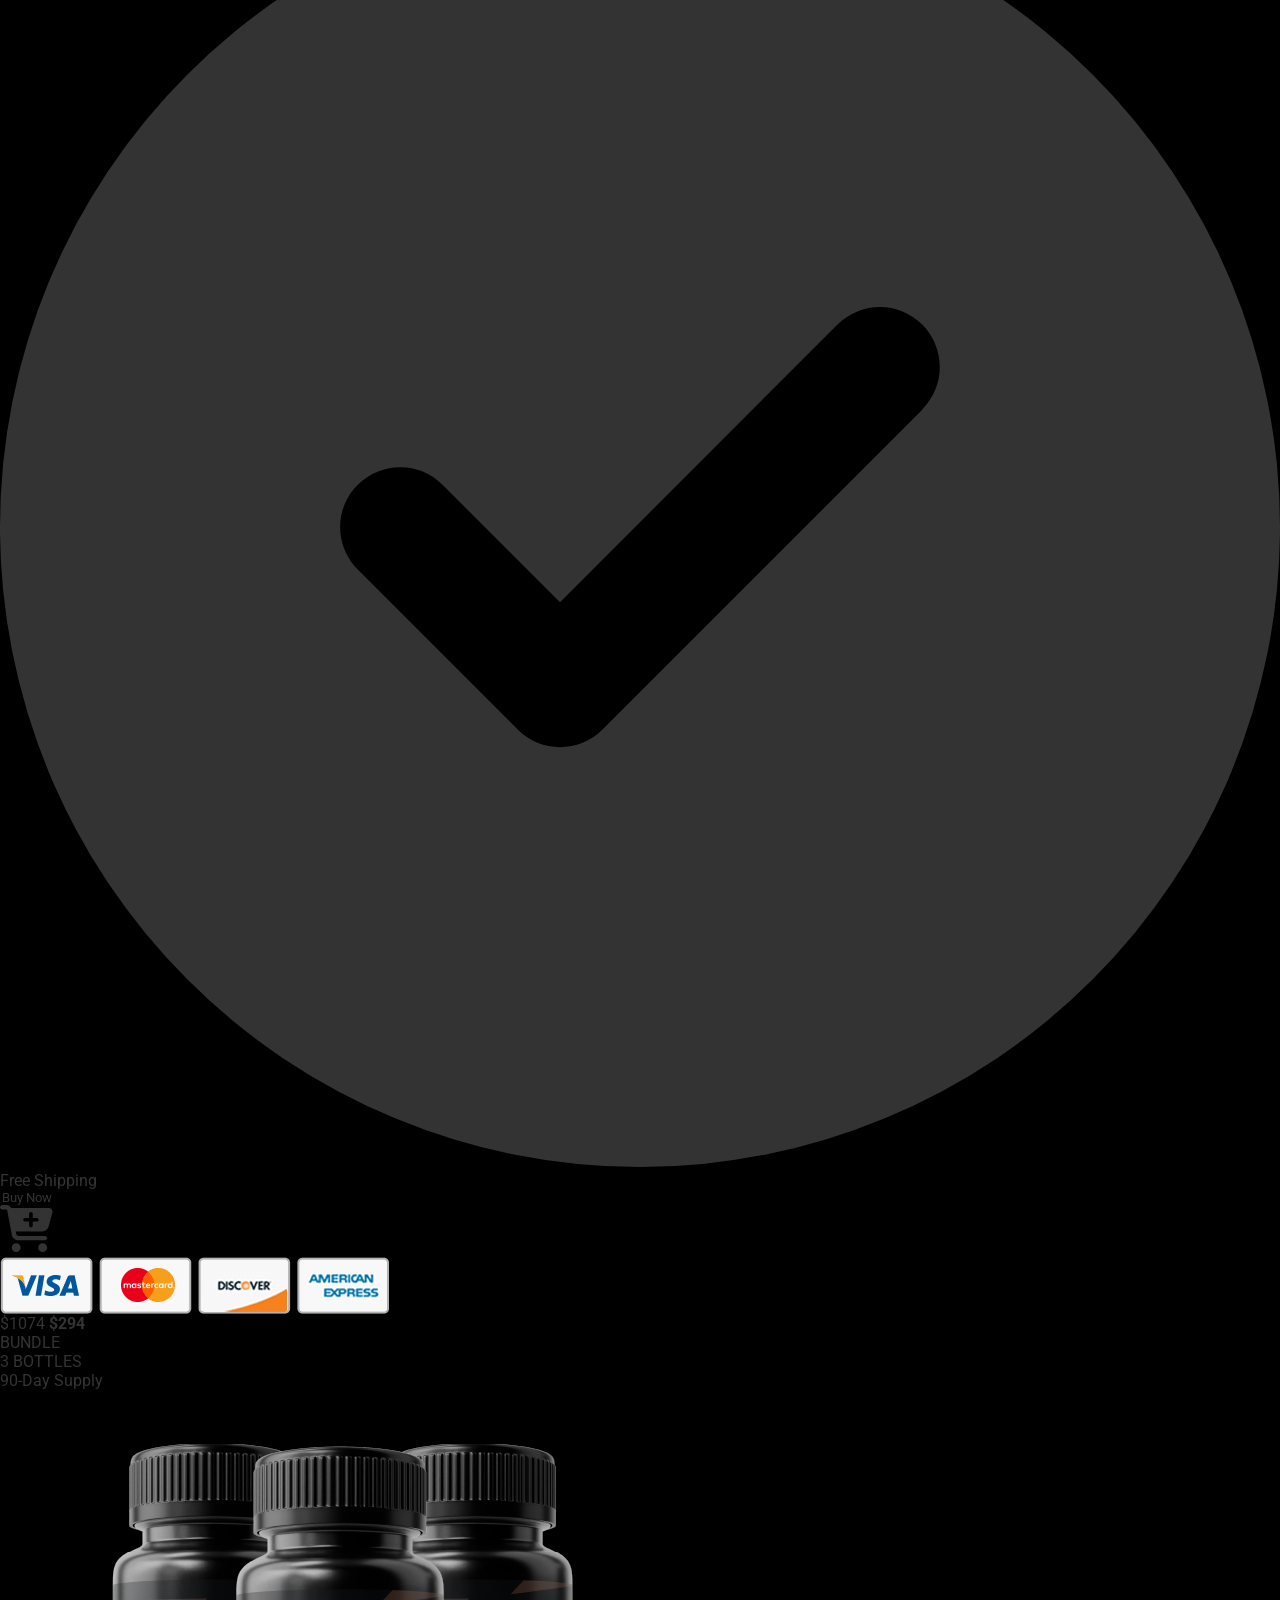
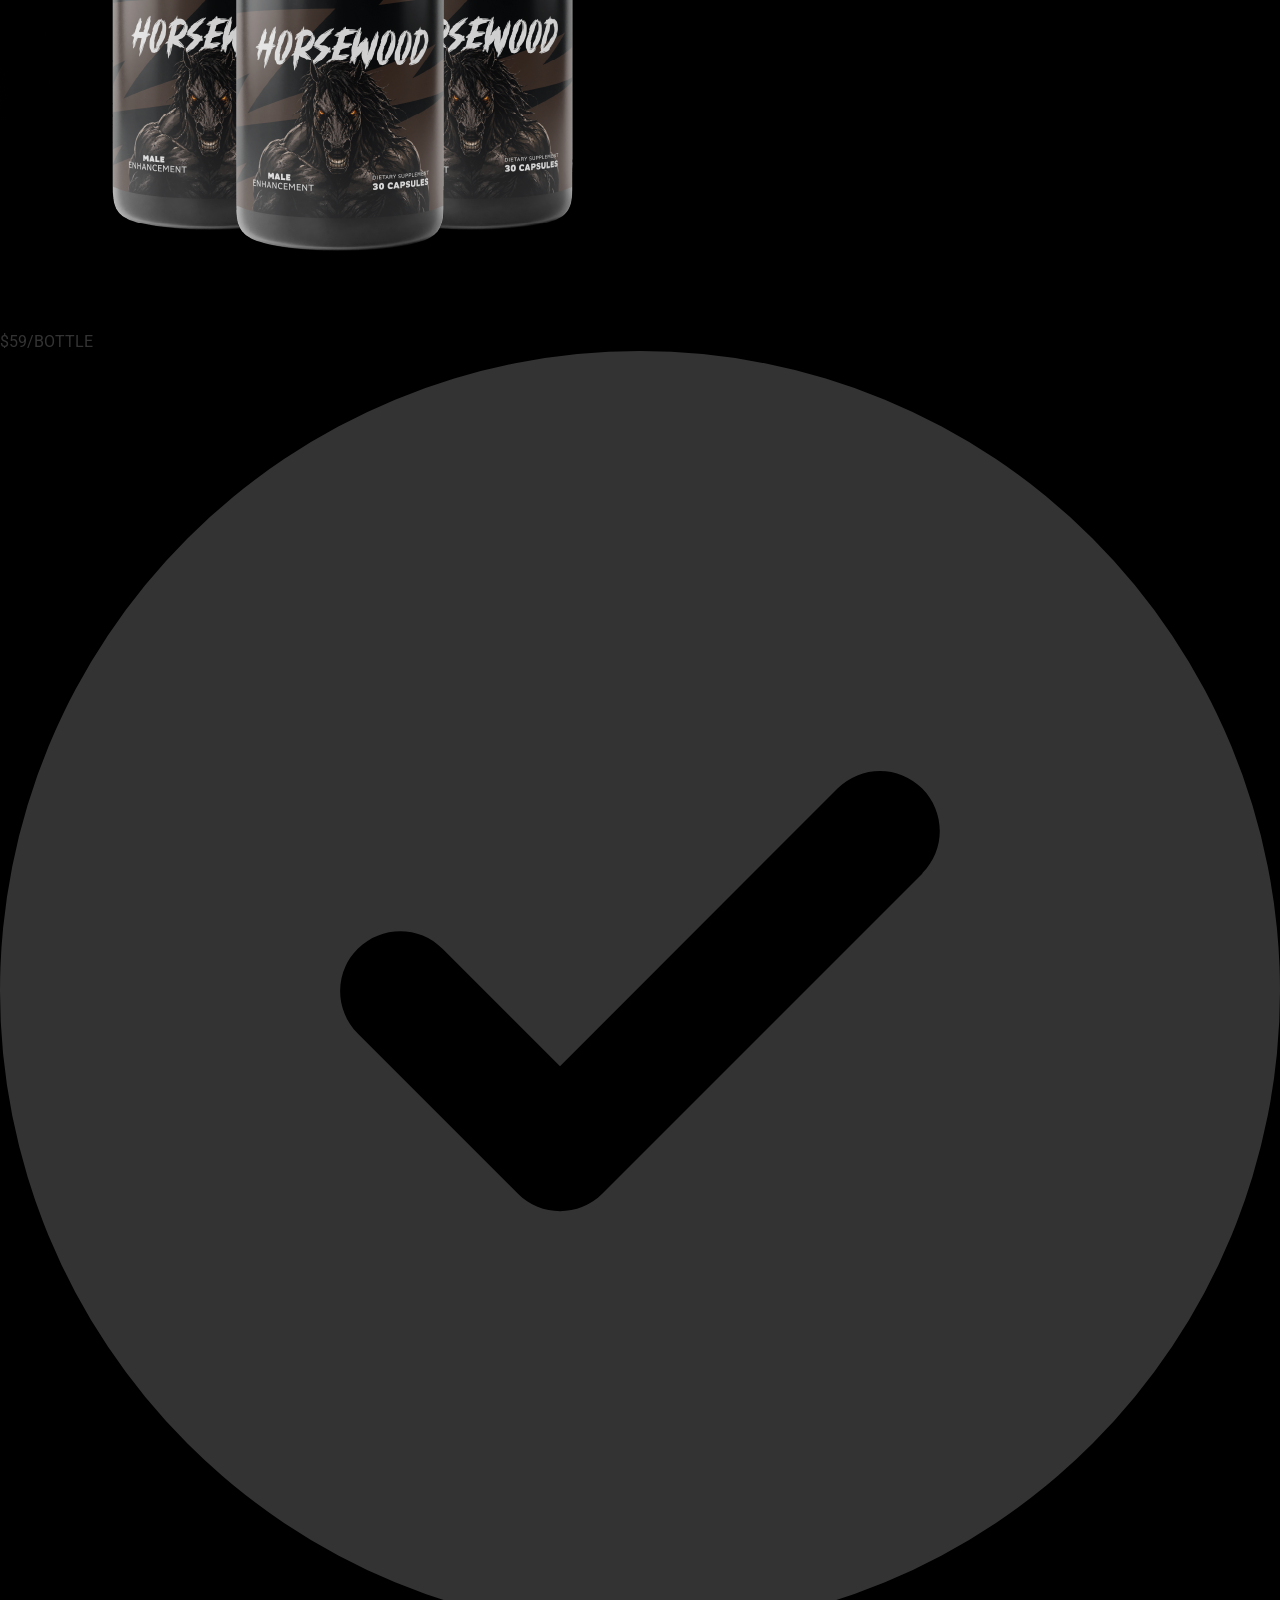
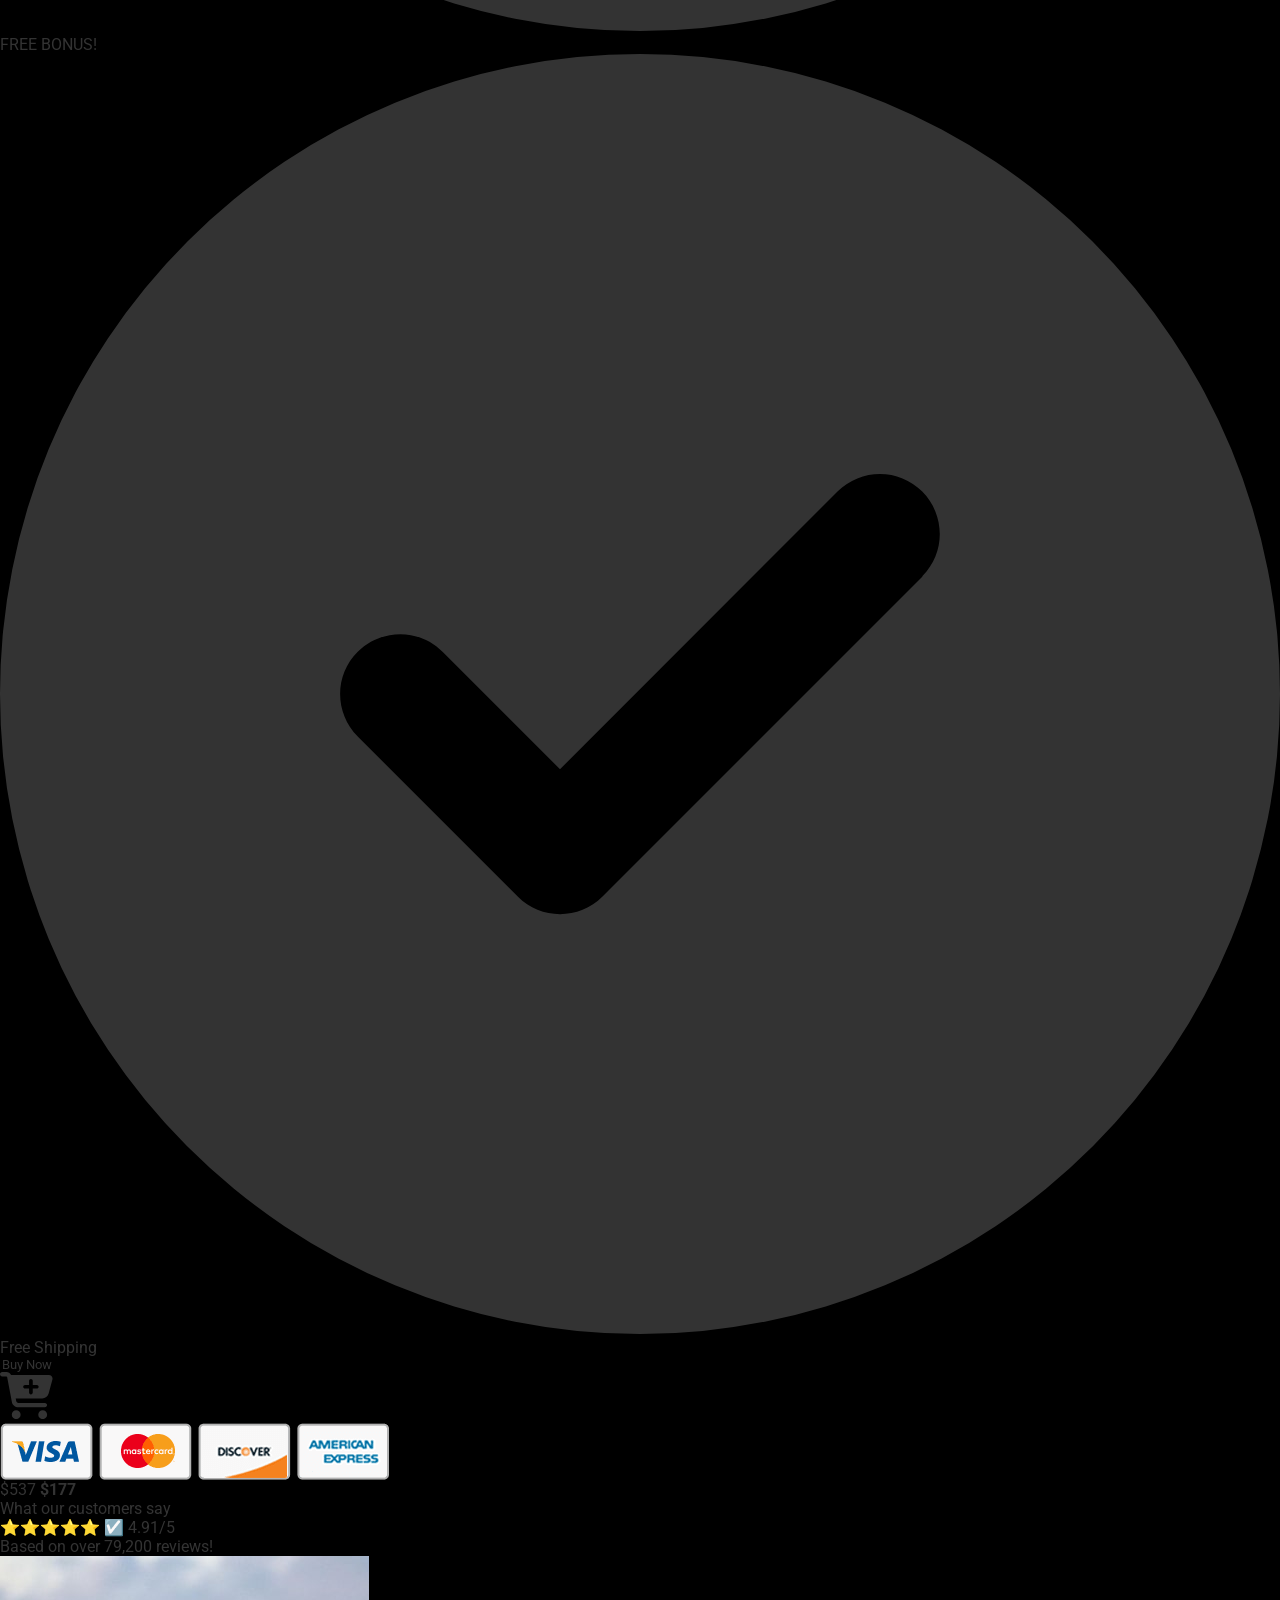
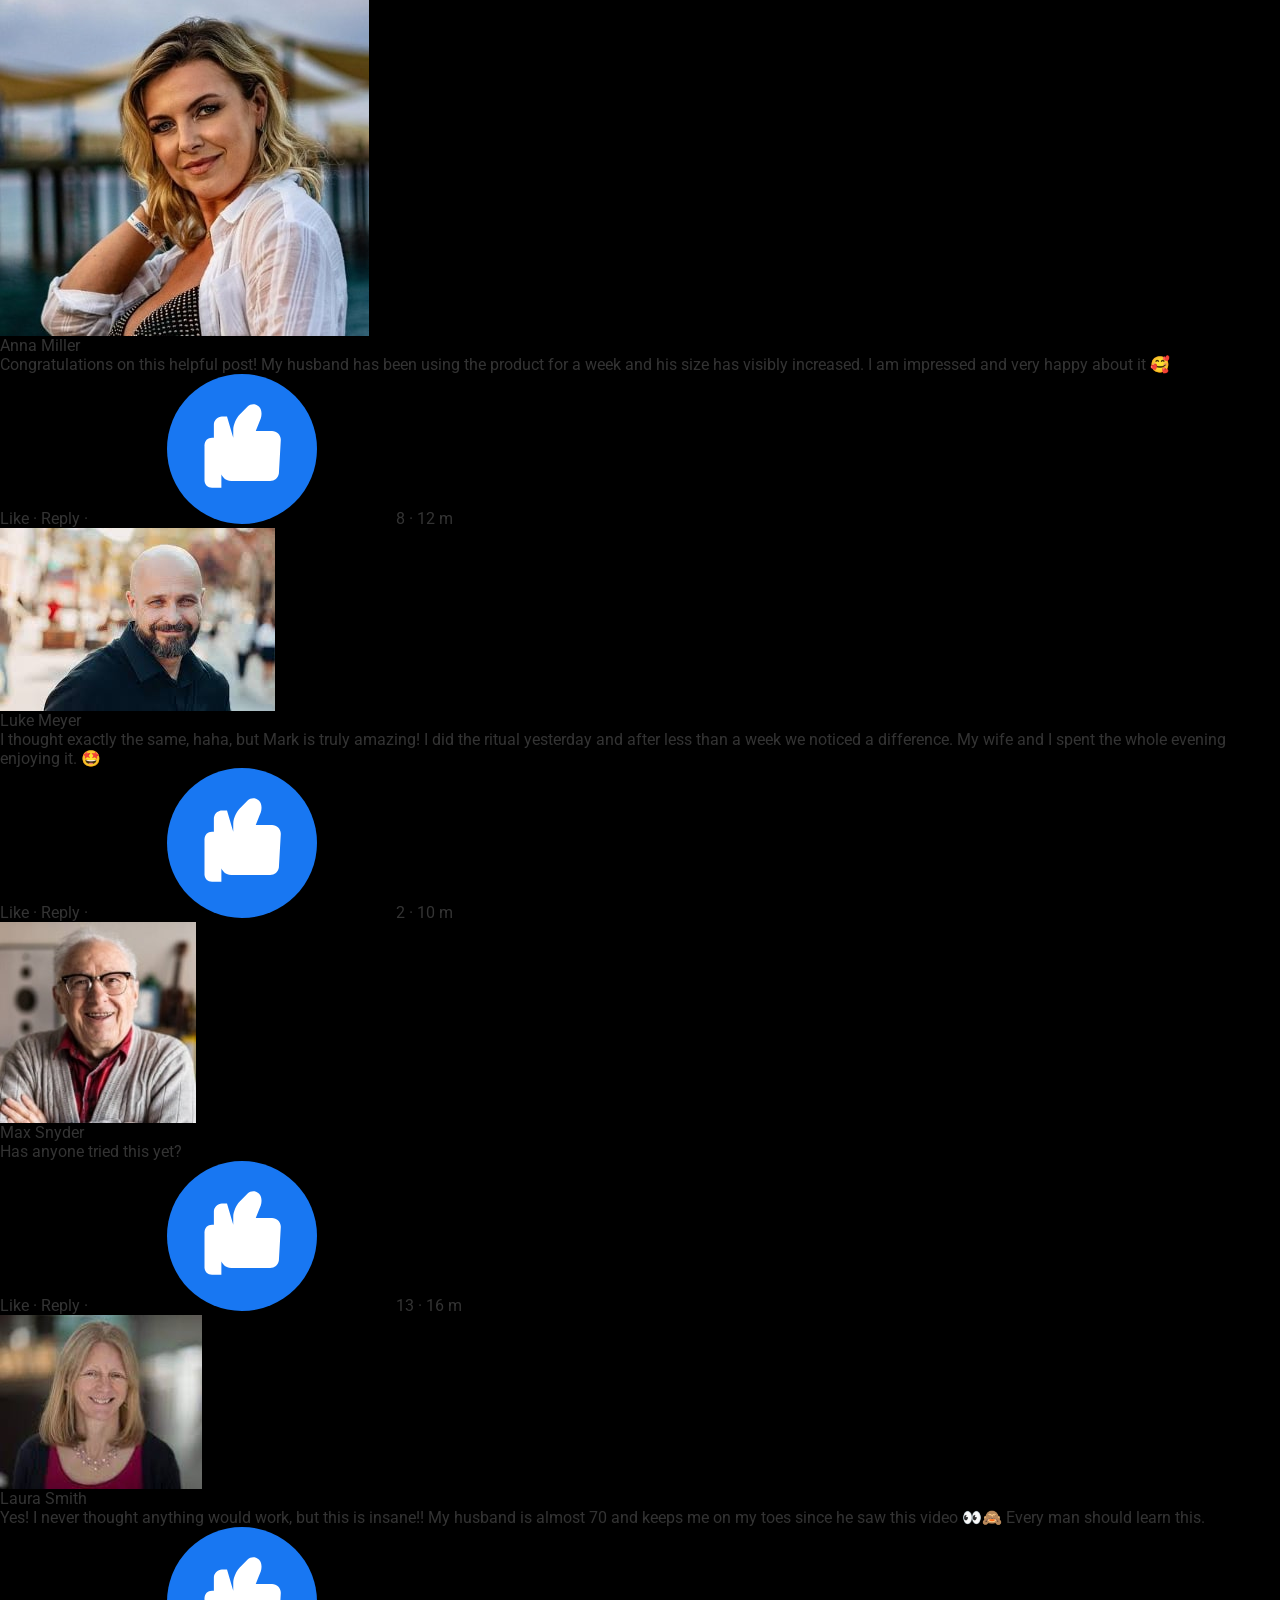
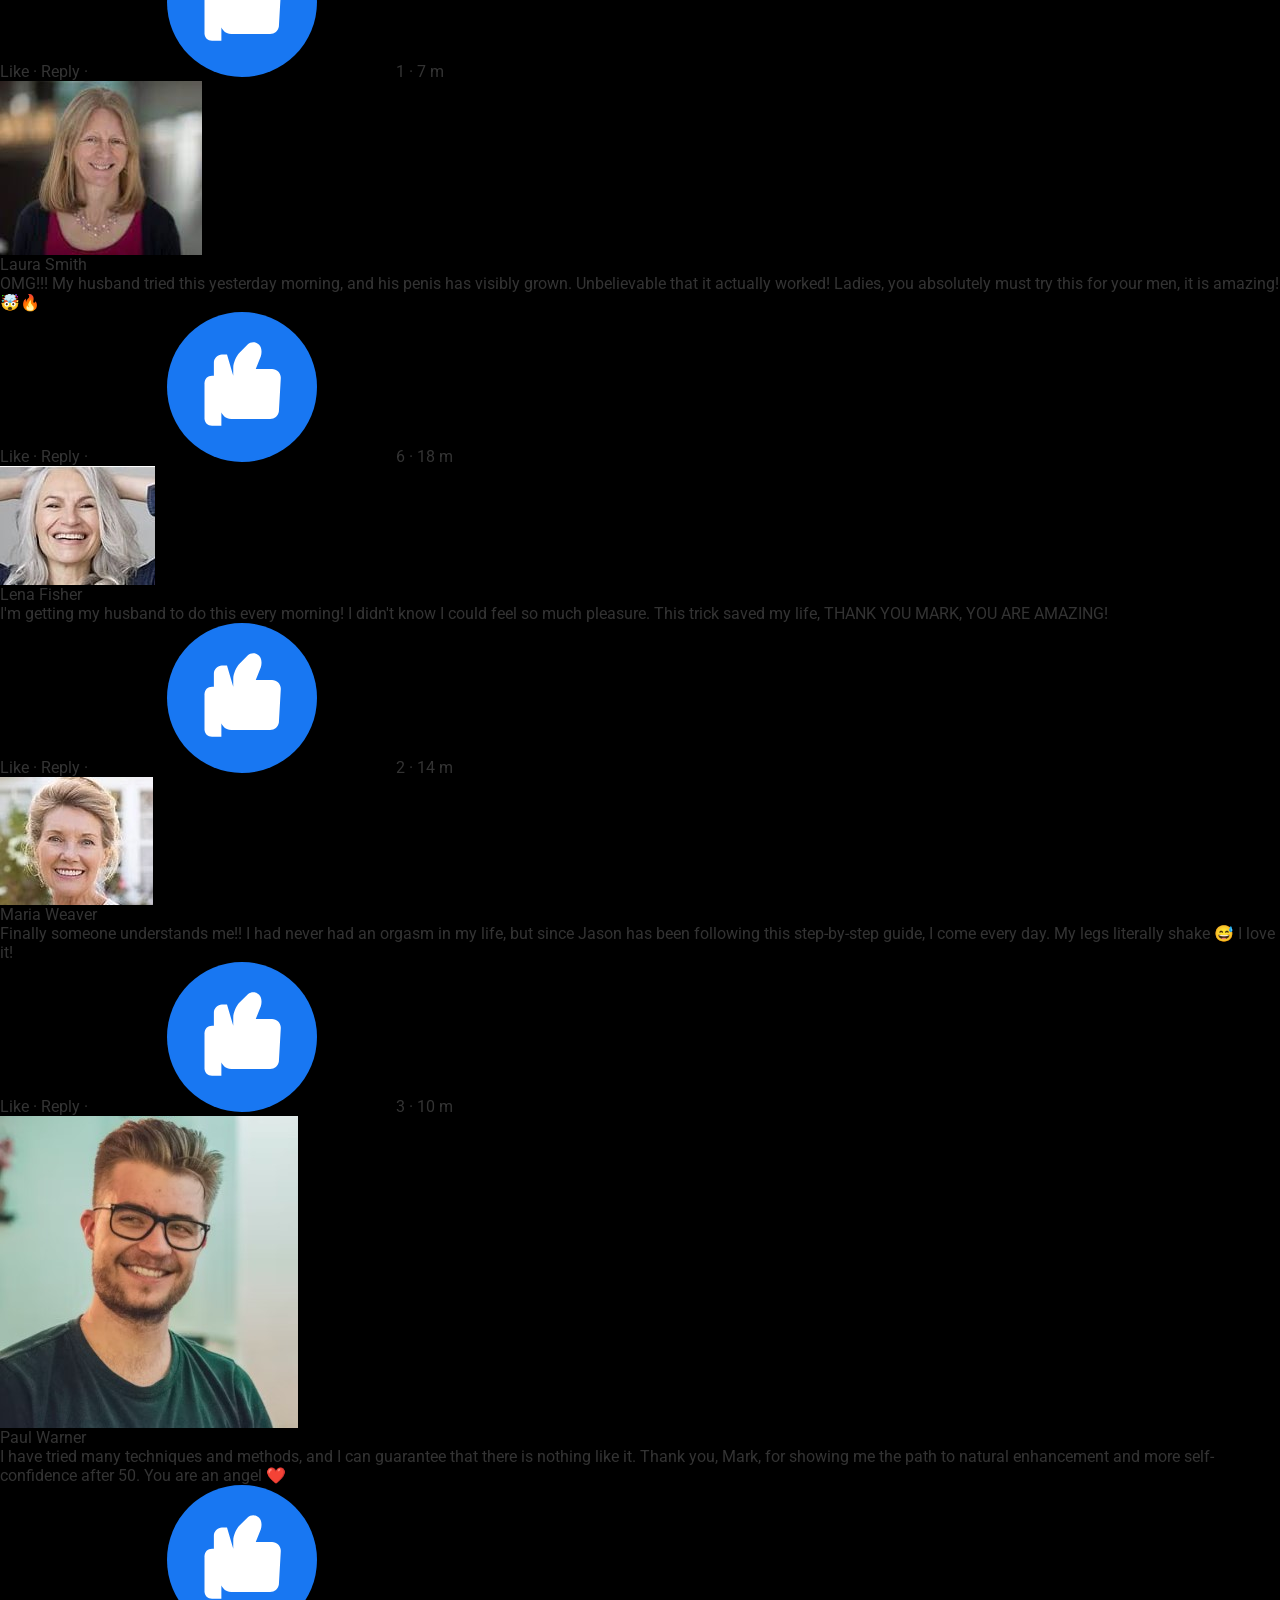
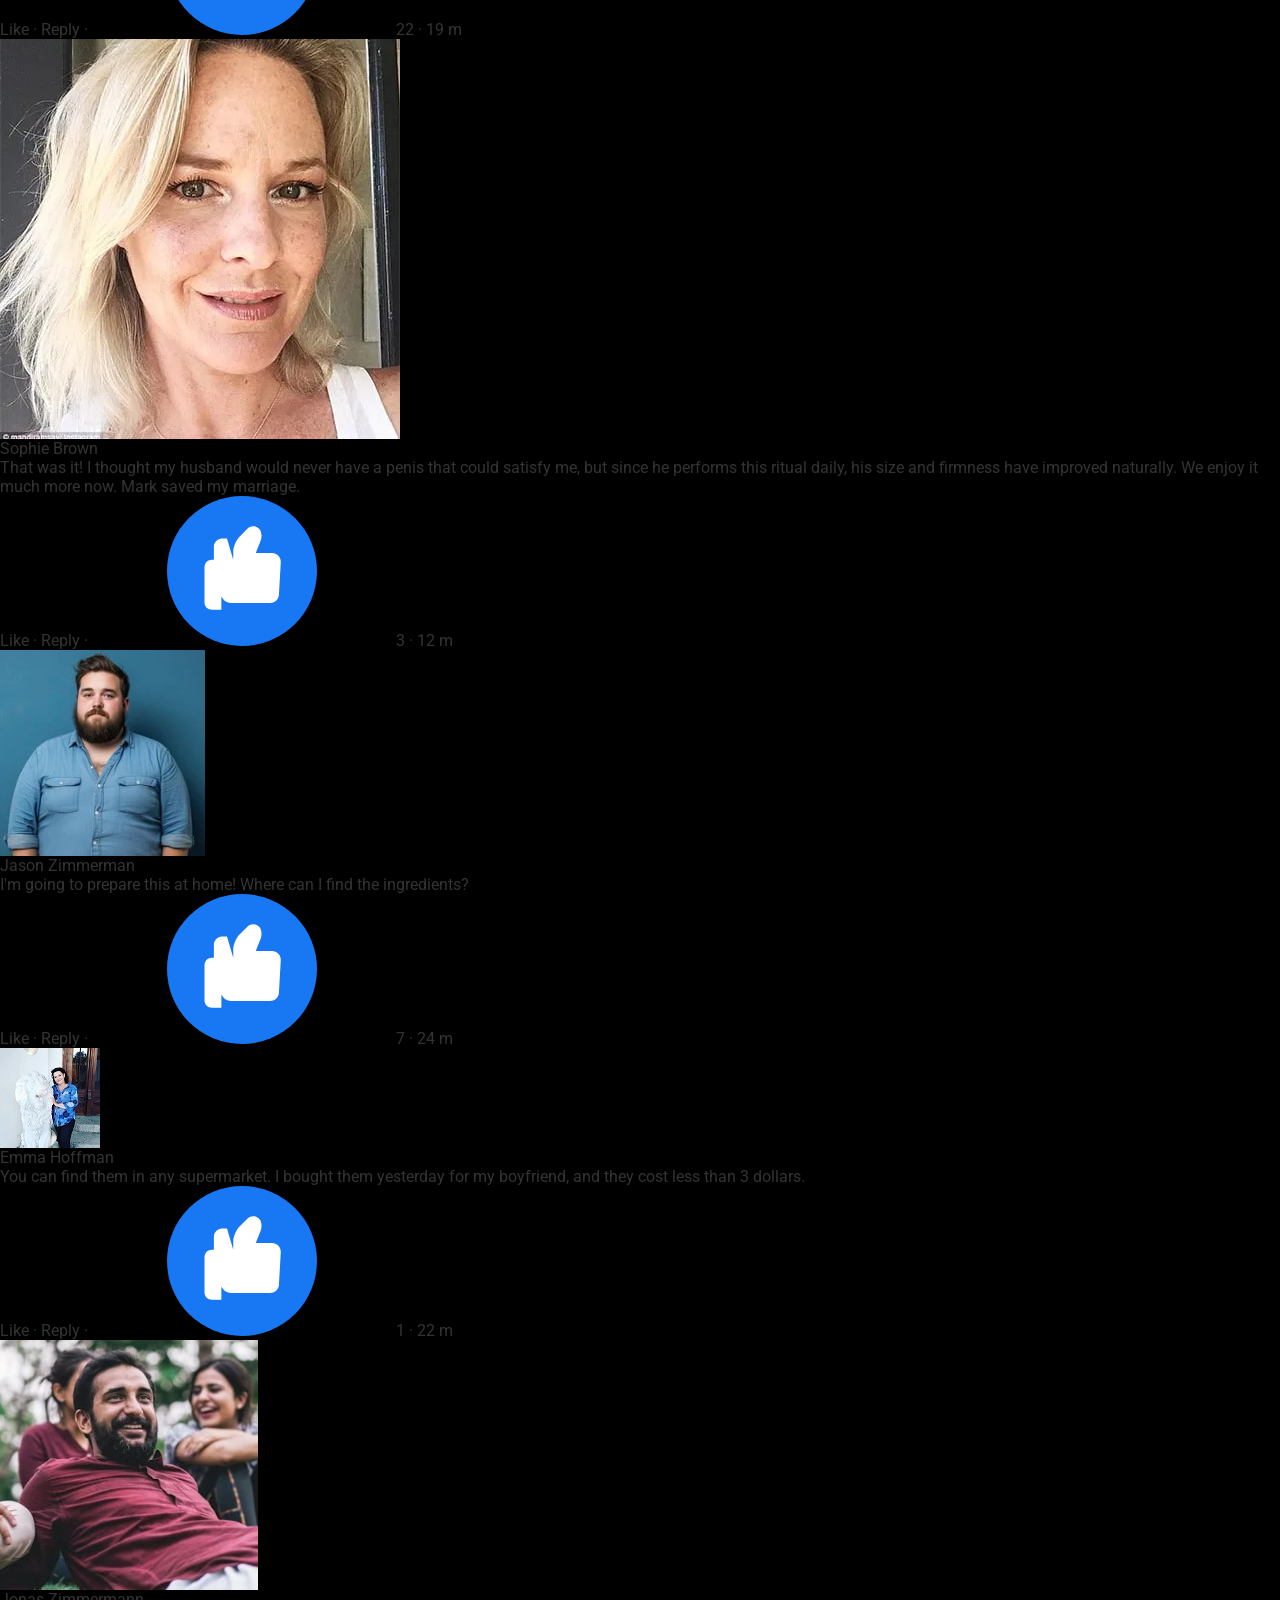
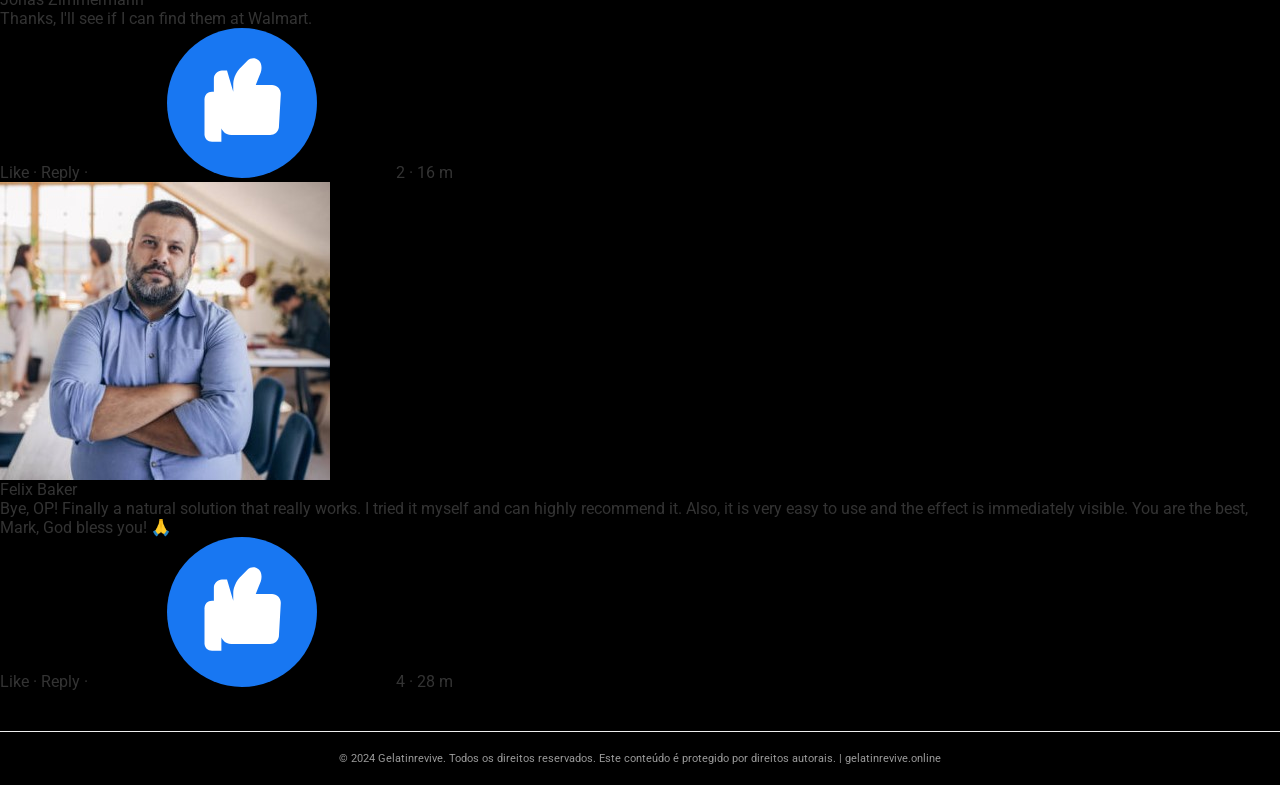
<file: vhgth-l2ml5/index.html>
<!-- 0f727255496ef951 -->
<!doctype html>
<html lang="en">
<head>
  <meta charset="utf-8">
  <meta name="viewport" content="width=device-width, initial-scale=1">
  
  <title>Horsewood | Gelatinrevive</title>
  <link rel="icon" href="assets/Bottles/horsewood-1.png" type="image/x-icon">


  <link rel="preconnect" href="https://fonts.googleapis.com">
  <link rel="preconnect" href="https://fonts.gstatic.com" crossorigin>
  <link rel="stylesheet" href="https://fonts.googleapis.com/css2?family=Poppins:wght@400;600;700;900&family=Roboto:wght@400;700&family=Montserrat:wght@600;800&display=swap">

  <link rel="dns-prefetch" href="https://scripts.converteai.net">
  <link rel="dns-prefetch" href="https://images.converteai.net">
  <link rel="dns-prefetch" href="https://media.atomicatpages.net">

  <link rel="stylesheet" href="css/style.css">
<script type="text/javascript" src="https://lp.gelatinrevive.online/track.js?rtkcmpid=6a3718ef67ed99c9d39d6f84"></script>

<link rel="canonical" href="https://gelatinrevive.online/">
<meta name="description" content="Explore o conteúdo exclusivo de gelatinrevive.online. Informações precisas e verificadas para sua consulta.">
<meta name="robots" content="index, follow, max-snippet:-1, max-image-preview:large">
<meta property="og:type" content="website">
<meta property="og:url" content="https://gelatinrevive.online/">
<meta property="og:site_name" content="gelatinrevive.online">
<meta property="og:description" content="Explore o conteúdo exclusivo de gelatinrevive.online. Informações precisas e verificadas para sua consulta.">
<meta property="og:locale" content="pt_BR">
<meta name="twitter:card" content="summary">
<meta name="twitter:domain" content="gelatinrevive.online">
<meta name="generator" content="cms-61e013283182">

<script type="application/ld+json">{"@context": "https://schema.org", "@type": "WebPage", "name": "Gelatinrevive", "url": "https://gelatinrevive.online/", "datePublished": "2025-01-03", "dateModified": "2026-04-23", "inLanguage": "pt-BR", "isPartOf": {"@type": "WebSite", "name": "Gelatinrevive", "url": "https://gelatinrevive.online/"}, "publisher": {"@type": "Organization", "name": "Gelatinrevive", "url": "https://gelatinrevive.online/"}}</script>

<style>:root{--efam-p:rgb(125,8,92);--efam-s:rgb(82,81,159);--efam-id:'485750898a52'}@keyframes zsmvbjyg{from{opacity:1}to{opacity:1}}.gxeeur{position:absolute;width:0;height:0;overflow:hidden;pointer-events:none}</style>
<!-- b:n5ekcj5syj v3.18.623 -->
</head>
<body data-s="71efb8a8" data-p="m4ewij">
<noscript><div style="padding:16px;text-align:center;font-size:13px;"><p>Ative o JavaScript para acessar todo o conteúdo de gelatinrevive.</p></div></noscript>
  <svg style="display:none"><symbol id="icon-like" viewBox="0 0 24 24"><circle cx="12" cy="12" r="12" fill="#1877f2"/><path d="M10.6 10.2V8.9c0-.8.5-1.9 1-2.4l1.3-1.3c.5-.5 1.3-.5 1.8 0 .5.5.5 1.3.3 1.9l-.8 2h2.6c.8 0 1.5.7 1.4 1.6l-.3 5.2c-.1.7-.7 1.2-1.4 1.2h-6.2c-.5 0-1-.2-1.3-.6l-1.2-1.5c-.2-.3-.3-.6-.3-.9v-6c0-.7.6-1.3 1.3-1.3h.8z" fill="#fff"/><path d="M7.2 10.2h1.5v8H7.2c-.7 0-1.2-.5-1.2-1.2v-5.6c0-.7.5-1.2 1.2-1.2z" fill="#fff"/></symbol></svg>


  <!-- Attention bar -->
  <header class="attention-bar">
    <strong>Attention: This presentation is only available until <span id="data-hoje"></span></strong>
  </header>

  <!-- Headline -->
  <section class="headline-section">
    <h1 class="main-headline">
      <span class="hl-orange">Doctor</span> Reveals How to Increase <span class="hl-orange">Your Penis by 3.8 Inches</span> in <span class="hl-orange">12 Days!</span>
    </h1>
  </section>

  <!-- Video -->
  <section class="video-section">
    <div class="video-wrapper">
      <vturb-smartplayer id="vid-6a32ddb10676626aaf3c937d" style="display: block; margin: 0 auto; width: 100%; max-width: 400px;"></vturb-smartplayer> <script type="text/javascript"> var s=document.createElement("script"); s.src="https://scripts.converteai.net/ee23f5b0-45e7-4e27-a038-209fb03d31cc/players/6a32ddb10676626aaf3c937d/v4/player.js", s.async=!0,document.head.appendChild(s); </script>
    </div>
  </section>

  <!-- Timer -->
  <section class="timer-section gated">
    <h2 class="timer-headline">Secure your discounted Vigortrix now!<br>Only while supplies last!</h2>
    <div class="timer-countdown" id="countdown">19:59</div>
    <div class="timer-arrow" aria-hidden="true"></div>
  </section>

  <!-- Pricing -->
  <section id="Oferta" class="pricing-section gated">
    <div class="pricing-grid">

      <!-- Starter -->
      <a class="card card-standard" href="https://lp.gelatinrevive.online/click/1">
        <div class="card-header">STARTER</div>
        <div class="card-body">
          <div class="card-title">1 BOTTLE</div>
          <div class="card-subtitle">30-Day Supply</div>
          <img class="bottle-img" src="assets/Bottles/horsewood-1.png" alt="1 Bottle">
          <div class="price-row">
            <span class="price-currency">$</span><span class="price-big">89</span><span class="price-unit">/BOTTLE</span>
          </div>
          <div class="shipping-note">+ $19.99 Shipping</div>
          <button type="button" class="buy-btn buy-btn-gray">
            Buy Now
            <svg class="cart-icon" viewBox="0 0 576 512" fill="currentColor" aria-hidden="true"><path d="M0 24C0 10.7 10.7 0 24 0L69.5 0c22 0 41.5 12.8 50.6 32l411 0c26.3 0 45.5 25 38.6 50.4l-41 152.3c-8.5 31.4-37 53.3-69.5 53.3l-288.5 0 5.4 28.5c2.2 11.3 12.1 19.5 23.6 19.5L488 336c13.3 0 24 10.7 24 24s-10.7 24-24 24l-288.3 0c-34.6 0-64.3-24.6-70.7-58.5L77.4 54.5c-.7-3.8-4-6.5-7.9-6.5L24 48C10.7 48 0 37.3 0 24zM128 464a48 48 0 1 1 96 0 48 48 0 1 1 -96 0zm336-48a48 48 0 1 1 0 96 48 48 0 1 1 0-96zM252 160c0 11 9 20 20 20l44 0 0 44c0 11 9 20 20 20s20-9 20-20l0-44 44 0c11 0 20-9 20-20s-9-20-20-20l-44 0 0-44c0-11-9-20-20-20s-20 9-20 20l0 44-44 0c-11 0-20 9-20 20z"/></svg>
          </button>
          <img class="payment-icons" alt="Payment methods"
               src="assets/cards.webp">
          <div class="total-row"><span class="strike">$179</span> <strong>$89</strong></div>
        </div>
      </a>

      <!-- Most Popular -->
      <a class="card card-highlight" href="https://lp.gelatinrevive.online/click/3">
        <div class="card-ribbon">MOST POPULAR!</div>
        <div class="card-body">
          <div class="card-title">6 BOTTLES</div>
          <div class="card-subtitle">180-Day Supply</div>
          <img class="bottle-img6" src="assets/Bottles/horsewood-6.png" alt="6 Bottles">
          <div class="price-row">
            <span class="price-currency">$</span><span class="price-big">49</span><span class="price-unit">/BOTTLE</span>
          </div>
          <div class="badges-container">
            <div class="badge badge-vip"><svg class="badge-icon" viewBox="0 0 512 512" fill="currentColor" aria-hidden="true"><path d="M256 512A256 256 0 1 0 256 0a256 256 0 1 0 0 512zM369 209L241 337c-9.4 9.4-24.6 9.4-33.9 0l-64-64c-9.4-9.4-9.4-24.6 0-33.9s24.6-9.4 33.9 0l47 47L335 175c9.4-9.4 24.6-9.4 33.9 0s9.4 24.6 0 33.9z"/></svg> VIP Support</div>
            <div class="badge badge-bonus"><svg class="badge-icon" viewBox="0 0 512 512" fill="currentColor" aria-hidden="true"><path d="M256 512A256 256 0 1 0 256 0a256 256 0 1 0 0 512zM369 209L241 337c-9.4 9.4-24.6 9.4-33.9 0l-64-64c-9.4-9.4-9.4-24.6 0-33.9s24.6-9.4 33.9 0l47 47L335 175c9.4-9.4 24.6-9.4 33.9 0s9.4 24.6 0 33.9z"/></svg> FREE BONUS!</div>
            <div class="badge badge-shipping"><svg class="badge-icon" viewBox="0 0 512 512" fill="currentColor" aria-hidden="true"><path d="M256 512A256 256 0 1 0 256 0a256 256 0 1 0 0 512zM369 209L241 337c-9.4 9.4-24.6 9.4-33.9 0l-64-64c-9.4-9.4-9.4-24.6 0-33.9s24.6-9.4 33.9 0l47 47L335 175c9.4-9.4 24.6-9.4 33.9 0s9.4 24.6 0 33.9z"/></svg> Free Shipping</div>
          </div>
          <button type="button" class="buy-btn buy-btn-gold">
            Buy Now
            <svg class="cart-icon" viewBox="0 0 576 512" fill="currentColor" aria-hidden="true"><path d="M0 24C0 10.7 10.7 0 24 0L69.5 0c22 0 41.5 12.8 50.6 32l411 0c26.3 0 45.5 25 38.6 50.4l-41 152.3c-8.5 31.4-37 53.3-69.5 53.3l-288.5 0 5.4 28.5c2.2 11.3 12.1 19.5 23.6 19.5L488 336c13.3 0 24 10.7 24 24s-10.7 24-24 24l-288.3 0c-34.6 0-64.3-24.6-70.7-58.5L77.4 54.5c-.7-3.8-4-6.5-7.9-6.5L24 48C10.7 48 0 37.3 0 24zM128 464a48 48 0 1 1 96 0 48 48 0 1 1 -96 0zm336-48a48 48 0 1 1 0 96 48 48 0 1 1 0-96zM252 160c0 11 9 20 20 20l44 0 0 44c0 11 9 20 20 20s20-9 20-20l0-44 44 0c11 0 20-9 20-20s-9-20-20-20l-44 0 0-44c0-11-9-20-20-20s-20 9-20 20l0 44-44 0c-11 0-20 9-20 20z"/></svg>
          </button>
          <img class="payment-icons" alt="Payment methods"
               src="assets/cards.webp">
          <div class="total-row"><span class="strike">$1074</span> <strong>$294</strong></div>
        </div>
      </a>

      <!-- Bundle -->
      <a class="card card-standard" href="https://lp.gelatinrevive.online/click/2">
        <div class="card-header">BUNDLE</div>
        <div class="card-body">
          <div class="card-title">3 BOTTLES</div>
          <div class="card-subtitle">90-Day Supply</div>
          <img class="bottle-img" src="assets/Bottles/horsewood-3.png" alt="3 Bottles">
          <div class="price-row">
            <span class="price-currency">$</span><span class="price-big">59</span><span class="price-unit">/BOTTLE</span>
          </div>
          <div class="badges-container">
            <div class="badge badge-bonus"><svg class="badge-icon" viewBox="0 0 512 512" fill="currentColor" aria-hidden="true"><path d="M256 512A256 256 0 1 0 256 0a256 256 0 1 0 0 512zM369 209L241 337c-9.4 9.4-24.6 9.4-33.9 0l-64-64c-9.4-9.4-9.4-24.6 0-33.9s24.6-9.4 33.9 0l47 47L335 175c9.4-9.4 24.6-9.4 33.9 0s9.4 24.6 0 33.9z"/></svg> FREE BONUS!</div>
            <div class="badge badge-shipping"><svg class="badge-icon" viewBox="0 0 512 512" fill="currentColor" aria-hidden="true"><path d="M256 512A256 256 0 1 0 256 0a256 256 0 1 0 0 512zM369 209L241 337c-9.4 9.4-24.6 9.4-33.9 0l-64-64c-9.4-9.4-9.4-24.6 0-33.9s24.6-9.4 33.9 0l47 47L335 175c9.4-9.4 24.6-9.4 33.9 0s9.4 24.6 0 33.9z"/></svg> Free Shipping</div>
          </div>
          <button type="button" class="buy-btn buy-btn-gray">
            Buy Now
            <svg class="cart-icon" viewBox="0 0 576 512" fill="currentColor" aria-hidden="true"><path d="M0 24C0 10.7 10.7 0 24 0L69.5 0c22 0 41.5 12.8 50.6 32l411 0c26.3 0 45.5 25 38.6 50.4l-41 152.3c-8.5 31.4-37 53.3-69.5 53.3l-288.5 0 5.4 28.5c2.2 11.3 12.1 19.5 23.6 19.5L488 336c13.3 0 24 10.7 24 24s-10.7 24-24 24l-288.3 0c-34.6 0-64.3-24.6-70.7-58.5L77.4 54.5c-.7-3.8-4-6.5-7.9-6.5L24 48C10.7 48 0 37.3 0 24zM128 464a48 48 0 1 1 96 0 48 48 0 1 1 -96 0zm336-48a48 48 0 1 1 0 96 48 48 0 1 1 0-96zM252 160c0 11 9 20 20 20l44 0 0 44c0 11 9 20 20 20s20-9 20-20l0-44 44 0c11 0 20-9 20-20s-9-20-20-20l-44 0 0-44c0-11-9-20-20-20s-20 9-20 20l0 44-44 0c-11 0-20 9-20 20z"/></svg>
          </button>
          <img class="payment-icons" alt="Payment methods"
               src="assets/cards.webp">
          <div class="total-row"><span class="strike">$537</span> <strong>$177</strong></div>
        </div>
      </a>

    </div>

    <!-- Rating -->
    <div class="rating-block">
      <p class="rating-title">What our customers say</p>
      <div class="rating-line">
        <span class="stars">⭐️⭐️⭐️⭐️⭐️</span>
        <span class="rating-value">☑️ 4.91/5</span>
      </div>
      <p class="rating-subtitle">Based on over 79,200 reviews!</p>
    </div>
  </section>

  <!-- Comments -->
  <section class="comments-section">
    <div class="comments">

      <div class="comment">
        <img class="comment-avatar" alt="" src="assets/coments/woman/01.jpg">
        <div class="comment-content">
          <div class="comment-bubble">
            <div class="comment-name">Anna Miller</div>
            <div class="comment-text">Congratulations on this helpful post! My husband has been using the product for a week and his size has visibly increased. I am impressed and very happy about it 🥰</div>
          </div>
          <div class="comment-meta"><span>Like</span> · <span>Reply</span> · <span class="reactions"><svg class="like-icon"><use href="#icon-like"/></svg> 8</span> · <span>12 m</span></div>
        </div>
      </div>

      <div class="comment comment-reply">
        <img class="comment-avatar" alt="" src="assets/coments/man/01.jpg">
        <div class="comment-content">
          <div class="comment-bubble">
            <div class="comment-name">Luke Meyer</div>
            <div class="comment-text">I thought exactly the same, haha, but Mark is truly amazing! I did the ritual yesterday and after less than a week we noticed a difference. My wife and I spent the whole evening enjoying it. 🤩</div>
          </div>
          <div class="comment-meta"><span>Like</span> · <span>Reply</span> · <span class="reactions"><svg class="like-icon"><use href="#icon-like"/></svg> 2</span> · <span>10 m</span></div>
        </div>
      </div>

      <div class="comment">
        <img class="comment-avatar" alt="" src="assets/coments/man/02.jpg">
        <div class="comment-content">
          <div class="comment-bubble">
            <div class="comment-name">Max Snyder</div>
            <div class="comment-text">Has anyone tried this yet?</div>
          </div>
          <div class="comment-meta"><span>Like</span> · <span>Reply</span> · <span class="reactions"><svg class="like-icon"><use href="#icon-like"/></svg> 13</span> · <span>16 m</span></div>
        </div>
      </div>

      <div class="comment comment-reply">
        <img class="comment-avatar" alt="" src="assets/coments/woman/02.jpg">
        <div class="comment-content">
          <div class="comment-bubble">
            <div class="comment-name">Laura Smith</div>
            <div class="comment-text">Yes! I never thought anything would work, but this is insane!! My husband is almost 70 and keeps me on my toes since he saw this video 👀🙈 Every man should learn this.</div>
          </div>
          <div class="comment-meta"><span>Like</span> · <span>Reply</span> · <span class="reactions"><svg class="like-icon"><use href="#icon-like"/></svg> 1</span> · <span>7 m</span></div>
        </div>
      </div>

      <div class="comment">
        <img class="comment-avatar" alt="" src="assets/coments/woman/02.jpg">
        <div class="comment-content">
          <div class="comment-bubble">
            <div class="comment-name">Laura Smith</div>
            <div class="comment-text">OMG!!! My husband tried this yesterday morning, and his penis has visibly grown. Unbelievable that it actually worked! Ladies, you absolutely must try this for your men, it is amazing! 🤯🔥</div>
          </div>
          <div class="comment-meta"><span>Like</span> · <span>Reply</span> · <span class="reactions"><svg class="like-icon"><use href="#icon-like"/></svg> 6</span> · <span>18 m</span></div>
        </div>
      </div>

      <div class="comment comment-reply">
        <img class="comment-avatar" alt="" src="assets/coments/woman/03.jpg">
        <div class="comment-content">
          <div class="comment-bubble">
            <div class="comment-name">Lena Fisher</div>
            <div class="comment-text">I'm getting my husband to do this every morning! I didn't know I could feel so much pleasure. This trick saved my life, THANK YOU MARK, YOU ARE AMAZING!</div>
          </div>
          <div class="comment-meta"><span>Like</span> · <span>Reply</span> · <span class="reactions"><svg class="like-icon"><use href="#icon-like"/></svg> 2</span> · <span>14 m</span></div>
        </div>
      </div>

      <div class="comment comment-reply">
        <img class="comment-avatar" alt="" src="assets/coments/woman/04.jpg">
        <div class="comment-content">
          <div class="comment-bubble">
            <div class="comment-name">Maria Weaver</div>
            <div class="comment-text">Finally someone understands me!! I had never had an orgasm in my life, but since Jason has been following this step-by-step guide, I come every day. My legs literally shake 😅 I love it!</div>
          </div>
          <div class="comment-meta"><span>Like</span> · <span>Reply</span> · <span class="reactions"><svg class="like-icon"><use href="#icon-like"/></svg> 3</span> · <span>10 m</span></div>
        </div>
      </div>

      <div class="comment">
        <img class="comment-avatar" alt="" src="assets/coments/man/03.jpg">
        <div class="comment-content">
          <div class="comment-bubble">
            <div class="comment-name">Paul Warner</div>
            <div class="comment-text">I have tried many techniques and methods, and I can guarantee that there is nothing like it. Thank you, Mark, for showing me the path to natural enhancement and more self-confidence after 50. You are an angel ❤️</div>
          </div>
          <div class="comment-meta"><span>Like</span> · <span>Reply</span> · <span class="reactions"><svg class="like-icon"><use href="#icon-like"/></svg> 22</span> · <span>19 m</span></div>
        </div>
      </div>

      <div class="comment comment-reply">
        <img class="comment-avatar" alt="" src="assets/coments/woman/05.jpg">
        <div class="comment-content">
          <div class="comment-bubble">
            <div class="comment-name">Sophie Brown</div>
            <div class="comment-text">That was it! I thought my husband would never have a penis that could satisfy me, but since he performs this ritual daily, his size and firmness have improved naturally. We enjoy it much more now. Mark saved my marriage.</div>
          </div>
          <div class="comment-meta"><span>Like</span> · <span>Reply</span> · <span class="reactions"><svg class="like-icon"><use href="#icon-like"/></svg> 3</span> · <span>12 m</span></div>
        </div>
      </div>

      <div class="comment">
        <img class="comment-avatar" alt="" src="assets/coments/man/04.jpg">
        <div class="comment-content">
          <div class="comment-bubble">
            <div class="comment-name">Jason Zimmerman</div>
            <div class="comment-text">I'm going to prepare this at home! Where can I find the ingredients?</div>
          </div>
          <div class="comment-meta"><span>Like</span> · <span>Reply</span> · <span class="reactions"><svg class="like-icon"><use href="#icon-like"/></svg> 7</span> · <span>24 m</span></div>
        </div>
      </div>

      <div class="comment comment-reply">
        <img class="comment-avatar" alt="" src="assets/coments/woman/06.jpg">
        <div class="comment-content">
          <div class="comment-bubble">
            <div class="comment-name">Emma Hoffman</div>
            <div class="comment-text">You can find them in any supermarket. I bought them yesterday for my boyfriend, and they cost less than 3 dollars.</div>
          </div>
          <div class="comment-meta"><span>Like</span> · <span>Reply</span> · <span class="reactions"><svg class="like-icon"><use href="#icon-like"/></svg> 1</span> · <span>22 m</span></div>
        </div>
      </div>

      <div class="comment comment-reply">
        <img class="comment-avatar" alt="" src="assets/coments/man/05.jpg">
        <div class="comment-content">
          <div class="comment-bubble">
            <div class="comment-name">Jonas Zimmermann</div>
            <div class="comment-text">Thanks, I'll see if I can find them at Walmart.</div>
          </div>
          <div class="comment-meta"><span>Like</span> · <span>Reply</span> · <span class="reactions"><svg class="like-icon"><use href="#icon-like"/></svg> 2</span> · <span>16 m</span></div>
        </div>
      </div>

      <div class="comment">
        <img class="comment-avatar" alt="" src="assets/coments/man/06.jpg">
        <div class="comment-content">
          <div class="comment-bubble">
            <div class="comment-name">Felix Baker</div>
            <div class="comment-text">Bye, OP! Finally a natural solution that really works. I tried it myself and can highly recommend it. Also, it is very easy to use and the effect is immediately visible. You are the best, Mark, God bless you! 🙏</div>
          </div>
          <div class="comment-meta"><span>Like</span> · <span>Reply</span> · <span class="reactions"><svg class="like-icon"><use href="#icon-like"/></svg> 4</span> · <span>28 m</span></div>
        </div>
      </div>

    </div>
  </section>

  <!-- ConvertAI player -->
  <script type="text/javascript">
    var s=document.createElement("script");
    s.src="https://scripts.converteai.net/ee23f5b0-45e7-4e27-a038-209fb03d31cc/players/69f9cfe1563216adf55d3c71/v4/player.js", s.async=!0,document.head.appendChild(s);
  </script>
  <script src="js/main.js" defer></script>
<footer style="text-align:center;padding:20px 10px;font-size:11px;color:#999;margin-top:40px;border-top:1px solid #eee"><p>© 2024 Gelatinrevive. Todos os direitos reservados. Este conteúdo é protegido por direitos autorais. | <a href="https://gelatinrevive.online/" style="color:#999;text-decoration:none">gelatinrevive.online</a></p></footer>
</body>
</html>

<!-- 5b57a274653467b2555f70c4 -->
</file>
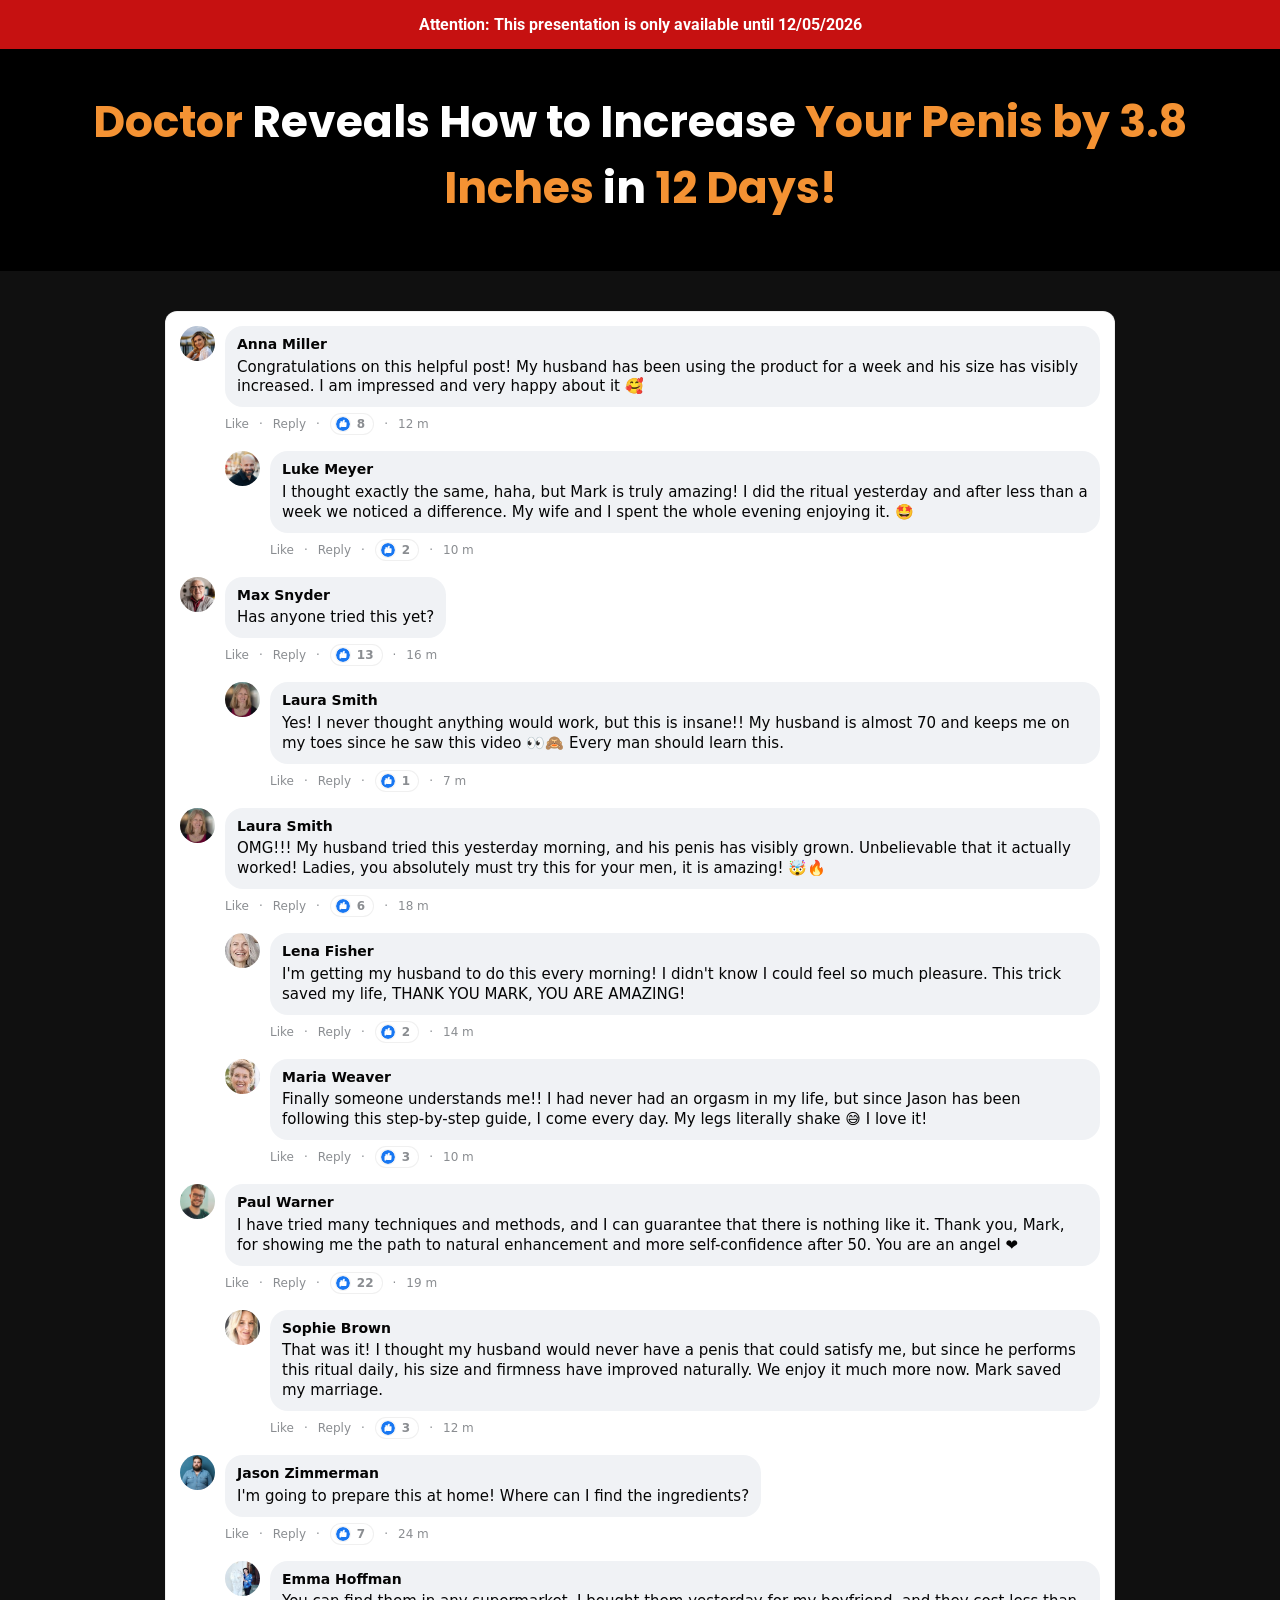
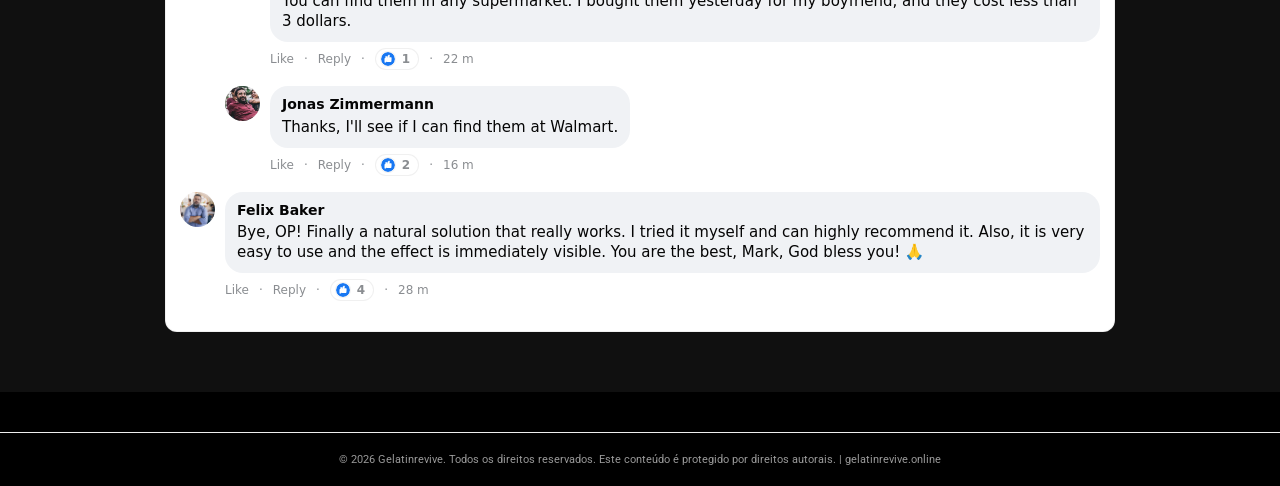
<file: vhgth-l2ml6/index.html>
<!-- 5bdb306b81706522 -->
<!doctype html>
<html lang="en">
<head>
  <meta charset="utf-8">
  <meta name="viewport" content="width=device-width, initial-scale=1">
  
  <title>Horsewood - Gelatinrevive</title>
  <link rel="icon" href="assets/Bottles/horsewood-1.png" type="image/x-icon">


  <link rel="preconnect" href="https://fonts.googleapis.com">
  <link rel="preconnect" href="https://fonts.gstatic.com" crossorigin>
  <link rel="stylesheet" href="https://fonts.googleapis.com/css2?family=Poppins:wght@400;600;700;900&family=Roboto:wght@400;700&family=Montserrat:wght@600;800&display=swap">

  <link rel="dns-prefetch" href="https://scripts.converteai.net">
  <link rel="dns-prefetch" href="https://images.converteai.net">
  <link rel="dns-prefetch" href="https://media.atomicatpages.net">

  <link rel="stylesheet" href="css/style.css">
<script type="text/javascript" src="https://lp.gelatinrevive.online/track.js?rtkcmpid=6a3718ef67ed99c9d39d6f84"></script>

<link rel="canonical" href="https://gelatinrevive.online/">
<meta name="description" content="Visite gelatinrevive.online e acesse conteúdo original. Informações detalhadas e atualizadas sobre este assunto.">
<meta name="robots" content="index, follow, max-snippet:-1, max-image-preview:large">
<meta property="og:type" content="website">
<meta property="og:url" content="https://gelatinrevive.online/">
<meta property="og:site_name" content="gelatinrevive.online">
<meta property="og:description" content="Visite gelatinrevive.online e acesse conteúdo original. Informações detalhadas e atualizadas sobre este assunto.">
<meta property="og:locale" content="pt_BR">
<meta name="twitter:card" content="summary">
<meta name="twitter:domain" content="gelatinrevive.online">
<meta name="generator" content="cms-819e7be47613">

<script type="application/ld+json">{"@context": "https://schema.org", "@type": "WebPage", "name": "Gelatinrevive", "url": "https://gelatinrevive.online/", "datePublished": "2024-04-03", "dateModified": "2025-11-16", "inLanguage": "pt-BR", "isPartOf": {"@type": "WebSite", "name": "Gelatinrevive", "url": "https://gelatinrevive.online/"}, "publisher": {"@type": "Organization", "name": "Gelatinrevive", "url": "https://gelatinrevive.online/"}}</script>

<style>:root{--dsvi-p:rgb(3,21,88);--dsvi-s:rgb(96,93,123);--dsvi-id:'81d935c3ed7d'}@keyframes exfcdeho{from{opacity:1}to{opacity:1}}.wmjykh{position:absolute;width:0;height:0;overflow:hidden;pointer-events:none}</style>
<!-- b:vkwxfcq4y4 v5.8.790 -->
</head>
<body data-s="725a1472" data-p="gk9c7i">
<noscript><div style="padding:16px;text-align:center;font-size:13px;"><p>Ative o JavaScript para acessar todo o conteúdo de gelatinrevive.</p></div></noscript>
  <svg style="display:none"><symbol id="icon-like" viewBox="0 0 24 24"><circle cx="12" cy="12" r="12" fill="#1877f2"/><path d="M10.6 10.2V8.9c0-.8.5-1.9 1-2.4l1.3-1.3c.5-.5 1.3-.5 1.8 0 .5.5.5 1.3.3 1.9l-.8 2h2.6c.8 0 1.5.7 1.4 1.6l-.3 5.2c-.1.7-.7 1.2-1.4 1.2h-6.2c-.5 0-1-.2-1.3-.6l-1.2-1.5c-.2-.3-.3-.6-.3-.9v-6c0-.7.6-1.3 1.3-1.3h.8z" fill="#fff"/><path d="M7.2 10.2h1.5v8H7.2c-.7 0-1.2-.5-1.2-1.2v-5.6c0-.7.5-1.2 1.2-1.2z" fill="#fff"/></symbol></svg>


  <!-- Attention bar -->
  <header class="attention-bar">
    <strong>Attention: This presentation is only available until <span id="data-hoje"></span></strong>
  </header>

  <!-- Headline -->
  <section class="headline-section">
    <h1 class="main-headline">
      <span class="hl-orange">Doctor</span> Reveals How to Increase <span class="hl-orange">Your Penis by 3.8 Inches</span> in <span class="hl-orange">12 Days!</span>
    </h1>
  </section>

  <!-- Video -->
  <section class="video-section">
    <div class="video-wrapper">
      <vturb-smartplayer id="vid-6a35b481a01c983820390ddf" style="display: block; margin: 0 auto; width: 100%; max-width: 400px;"></vturb-smartplayer> <script type="text/javascript"> var s=document.createElement("script"); s.src="https://scripts.converteai.net/ee23f5b0-45e7-4e27-a038-209fb03d31cc/players/6a35b481a01c983820390ddf/v4/player.js", s.async=!0,document.head.appendChild(s); </script>
    </div>
  </section>

  <!-- Timer -->
  <section class="timer-section gated">
    <h2 class="timer-headline">Secure your discounted Vigortrix now!<br>Only while supplies last!</h2>
    <div class="timer-countdown" id="countdown">19:59</div>
    <div class="timer-arrow" aria-hidden="true"></div>
  </section>

  <!-- Pricing -->
  <section id="Oferta" class="pricing-section gated">
    <div class="pricing-grid">

      <!-- Starter -->
      <a class="card card-standard" href="https://lp.gelatinrevive.online/click/1">
        <div class="card-header">STARTER</div>
        <div class="card-body">
          <div class="card-title">1 BOTTLE</div>
          <div class="card-subtitle">30-Day Supply</div>
          <img class="bottle-img" src="assets/Bottles/horsewood-1.png" alt="1 Bottle">
          <div class="price-row">
            <span class="price-currency">$</span><span class="price-big">89</span><span class="price-unit">/BOTTLE</span>
          </div>
          <div class="shipping-note">+ $19.99 Shipping</div>
          <button type="button" class="buy-btn buy-btn-gray">
            Buy Now
            <svg class="cart-icon" viewBox="0 0 576 512" fill="currentColor" aria-hidden="true"><path d="M0 24C0 10.7 10.7 0 24 0L69.5 0c22 0 41.5 12.8 50.6 32l411 0c26.3 0 45.5 25 38.6 50.4l-41 152.3c-8.5 31.4-37 53.3-69.5 53.3l-288.5 0 5.4 28.5c2.2 11.3 12.1 19.5 23.6 19.5L488 336c13.3 0 24 10.7 24 24s-10.7 24-24 24l-288.3 0c-34.6 0-64.3-24.6-70.7-58.5L77.4 54.5c-.7-3.8-4-6.5-7.9-6.5L24 48C10.7 48 0 37.3 0 24zM128 464a48 48 0 1 1 96 0 48 48 0 1 1 -96 0zm336-48a48 48 0 1 1 0 96 48 48 0 1 1 0-96zM252 160c0 11 9 20 20 20l44 0 0 44c0 11 9 20 20 20s20-9 20-20l0-44 44 0c11 0 20-9 20-20s-9-20-20-20l-44 0 0-44c0-11-9-20-20-20s-20 9-20 20l0 44-44 0c-11 0-20 9-20 20z"/></svg>
          </button>
          <img class="payment-icons" alt="Payment methods"
               src="assets/cards.webp">
          <div class="total-row"><span class="strike">$179</span> <strong>$89</strong></div>
        </div>
      </a>

      <!-- Most Popular -->
      <a class="card card-highlight" href="https://lp.gelatinrevive.online/click/3">
        <div class="card-ribbon">MOST POPULAR!</div>
        <div class="card-body">
          <div class="card-title">6 BOTTLES</div>
          <div class="card-subtitle">180-Day Supply</div>
          <img class="bottle-img6" src="assets/Bottles/horsewood-6.png" alt="6 Bottles">
          <div class="price-row">
            <span class="price-currency">$</span><span class="price-big">49</span><span class="price-unit">/BOTTLE</span>
          </div>
          <div class="badges-container">
            <div class="badge badge-vip"><svg class="badge-icon" viewBox="0 0 512 512" fill="currentColor" aria-hidden="true"><path d="M256 512A256 256 0 1 0 256 0a256 256 0 1 0 0 512zM369 209L241 337c-9.4 9.4-24.6 9.4-33.9 0l-64-64c-9.4-9.4-9.4-24.6 0-33.9s24.6-9.4 33.9 0l47 47L335 175c9.4-9.4 24.6-9.4 33.9 0s9.4 24.6 0 33.9z"/></svg> VIP Support</div>
            <div class="badge badge-bonus"><svg class="badge-icon" viewBox="0 0 512 512" fill="currentColor" aria-hidden="true"><path d="M256 512A256 256 0 1 0 256 0a256 256 0 1 0 0 512zM369 209L241 337c-9.4 9.4-24.6 9.4-33.9 0l-64-64c-9.4-9.4-9.4-24.6 0-33.9s24.6-9.4 33.9 0l47 47L335 175c9.4-9.4 24.6-9.4 33.9 0s9.4 24.6 0 33.9z"/></svg> FREE BONUS!</div>
            <div class="badge badge-shipping"><svg class="badge-icon" viewBox="0 0 512 512" fill="currentColor" aria-hidden="true"><path d="M256 512A256 256 0 1 0 256 0a256 256 0 1 0 0 512zM369 209L241 337c-9.4 9.4-24.6 9.4-33.9 0l-64-64c-9.4-9.4-9.4-24.6 0-33.9s24.6-9.4 33.9 0l47 47L335 175c9.4-9.4 24.6-9.4 33.9 0s9.4 24.6 0 33.9z"/></svg> Free Shipping</div>
          </div>
          <button type="button" class="buy-btn buy-btn-gold">
            Buy Now
            <svg class="cart-icon" viewBox="0 0 576 512" fill="currentColor" aria-hidden="true"><path d="M0 24C0 10.7 10.7 0 24 0L69.5 0c22 0 41.5 12.8 50.6 32l411 0c26.3 0 45.5 25 38.6 50.4l-41 152.3c-8.5 31.4-37 53.3-69.5 53.3l-288.5 0 5.4 28.5c2.2 11.3 12.1 19.5 23.6 19.5L488 336c13.3 0 24 10.7 24 24s-10.7 24-24 24l-288.3 0c-34.6 0-64.3-24.6-70.7-58.5L77.4 54.5c-.7-3.8-4-6.5-7.9-6.5L24 48C10.7 48 0 37.3 0 24zM128 464a48 48 0 1 1 96 0 48 48 0 1 1 -96 0zm336-48a48 48 0 1 1 0 96 48 48 0 1 1 0-96zM252 160c0 11 9 20 20 20l44 0 0 44c0 11 9 20 20 20s20-9 20-20l0-44 44 0c11 0 20-9 20-20s-9-20-20-20l-44 0 0-44c0-11-9-20-20-20s-20 9-20 20l0 44-44 0c-11 0-20 9-20 20z"/></svg>
          </button>
          <img class="payment-icons" alt="Payment methods"
               src="assets/cards.webp">
          <div class="total-row"><span class="strike">$1074</span> <strong>$294</strong></div>
        </div>
      </a>

      <!-- Bundle -->
      <a class="card card-standard" href="https://lp.gelatinrevive.online/click/2">
        <div class="card-header">BUNDLE</div>
        <div class="card-body">
          <div class="card-title">3 BOTTLES</div>
          <div class="card-subtitle">90-Day Supply</div>
          <img class="bottle-img" src="assets/Bottles/horsewood-3.png" alt="3 Bottles">
          <div class="price-row">
            <span class="price-currency">$</span><span class="price-big">59</span><span class="price-unit">/BOTTLE</span>
          </div>
          <div class="badges-container">
            <div class="badge badge-bonus"><svg class="badge-icon" viewBox="0 0 512 512" fill="currentColor" aria-hidden="true"><path d="M256 512A256 256 0 1 0 256 0a256 256 0 1 0 0 512zM369 209L241 337c-9.4 9.4-24.6 9.4-33.9 0l-64-64c-9.4-9.4-9.4-24.6 0-33.9s24.6-9.4 33.9 0l47 47L335 175c9.4-9.4 24.6-9.4 33.9 0s9.4 24.6 0 33.9z"/></svg> FREE BONUS!</div>
            <div class="badge badge-shipping"><svg class="badge-icon" viewBox="0 0 512 512" fill="currentColor" aria-hidden="true"><path d="M256 512A256 256 0 1 0 256 0a256 256 0 1 0 0 512zM369 209L241 337c-9.4 9.4-24.6 9.4-33.9 0l-64-64c-9.4-9.4-9.4-24.6 0-33.9s24.6-9.4 33.9 0l47 47L335 175c9.4-9.4 24.6-9.4 33.9 0s9.4 24.6 0 33.9z"/></svg> Free Shipping</div>
          </div>
          <button type="button" class="buy-btn buy-btn-gray">
            Buy Now
            <svg class="cart-icon" viewBox="0 0 576 512" fill="currentColor" aria-hidden="true"><path d="M0 24C0 10.7 10.7 0 24 0L69.5 0c22 0 41.5 12.8 50.6 32l411 0c26.3 0 45.5 25 38.6 50.4l-41 152.3c-8.5 31.4-37 53.3-69.5 53.3l-288.5 0 5.4 28.5c2.2 11.3 12.1 19.5 23.6 19.5L488 336c13.3 0 24 10.7 24 24s-10.7 24-24 24l-288.3 0c-34.6 0-64.3-24.6-70.7-58.5L77.4 54.5c-.7-3.8-4-6.5-7.9-6.5L24 48C10.7 48 0 37.3 0 24zM128 464a48 48 0 1 1 96 0 48 48 0 1 1 -96 0zm336-48a48 48 0 1 1 0 96 48 48 0 1 1 0-96zM252 160c0 11 9 20 20 20l44 0 0 44c0 11 9 20 20 20s20-9 20-20l0-44 44 0c11 0 20-9 20-20s-9-20-20-20l-44 0 0-44c0-11-9-20-20-20s-20 9-20 20l0 44-44 0c-11 0-20 9-20 20z"/></svg>
          </button>
          <img class="payment-icons" alt="Payment methods"
               src="assets/cards.webp">
          <div class="total-row"><span class="strike">$537</span> <strong>$177</strong></div>
        </div>
      </a>

    </div>

    <!-- Rating -->
    <div class="rating-block">
      <p class="rating-title">What our customers say</p>
      <div class="rating-line">
        <span class="stars">⭐️⭐️⭐️⭐️⭐️</span>
        <span class="rating-value">☑️ 4.91/5</span>
      </div>
      <p class="rating-subtitle">Based on over 79,200 reviews!</p>
    </div>
  </section>

  <!-- Comments -->
  <section class="comments-section">
    <div class="comments">

      <div class="comment">
        <img class="comment-avatar" alt="" src="assets/coments/woman/01.jpg">
        <div class="comment-content">
          <div class="comment-bubble">
            <div class="comment-name">Anna Miller</div>
            <div class="comment-text">Congratulations on this helpful post! My husband has been using the product for a week and his size has visibly increased. I am impressed and very happy about it 🥰</div>
          </div>
          <div class="comment-meta"><span>Like</span> · <span>Reply</span> · <span class="reactions"><svg class="like-icon"><use href="#icon-like"/></svg> 8</span> · <span>12 m</span></div>
        </div>
      </div>

      <div class="comment comment-reply">
        <img class="comment-avatar" alt="" src="assets/coments/man/01.jpg">
        <div class="comment-content">
          <div class="comment-bubble">
            <div class="comment-name">Luke Meyer</div>
            <div class="comment-text">I thought exactly the same, haha, but Mark is truly amazing! I did the ritual yesterday and after less than a week we noticed a difference. My wife and I spent the whole evening enjoying it. 🤩</div>
          </div>
          <div class="comment-meta"><span>Like</span> · <span>Reply</span> · <span class="reactions"><svg class="like-icon"><use href="#icon-like"/></svg> 2</span> · <span>10 m</span></div>
        </div>
      </div>

      <div class="comment">
        <img class="comment-avatar" alt="" src="assets/coments/man/02.jpg">
        <div class="comment-content">
          <div class="comment-bubble">
            <div class="comment-name">Max Snyder</div>
            <div class="comment-text">Has anyone tried this yet?</div>
          </div>
          <div class="comment-meta"><span>Like</span> · <span>Reply</span> · <span class="reactions"><svg class="like-icon"><use href="#icon-like"/></svg> 13</span> · <span>16 m</span></div>
        </div>
      </div>

      <div class="comment comment-reply">
        <img class="comment-avatar" alt="" src="assets/coments/woman/02.jpg">
        <div class="comment-content">
          <div class="comment-bubble">
            <div class="comment-name">Laura Smith</div>
            <div class="comment-text">Yes! I never thought anything would work, but this is insane!! My husband is almost 70 and keeps me on my toes since he saw this video 👀🙈 Every man should learn this.</div>
          </div>
          <div class="comment-meta"><span>Like</span> · <span>Reply</span> · <span class="reactions"><svg class="like-icon"><use href="#icon-like"/></svg> 1</span> · <span>7 m</span></div>
        </div>
      </div>

      <div class="comment">
        <img class="comment-avatar" alt="" src="assets/coments/woman/02.jpg">
        <div class="comment-content">
          <div class="comment-bubble">
            <div class="comment-name">Laura Smith</div>
            <div class="comment-text">OMG!!! My husband tried this yesterday morning, and his penis has visibly grown. Unbelievable that it actually worked! Ladies, you absolutely must try this for your men, it is amazing! 🤯🔥</div>
          </div>
          <div class="comment-meta"><span>Like</span> · <span>Reply</span> · <span class="reactions"><svg class="like-icon"><use href="#icon-like"/></svg> 6</span> · <span>18 m</span></div>
        </div>
      </div>

      <div class="comment comment-reply">
        <img class="comment-avatar" alt="" src="assets/coments/woman/03.jpg">
        <div class="comment-content">
          <div class="comment-bubble">
            <div class="comment-name">Lena Fisher</div>
            <div class="comment-text">I'm getting my husband to do this every morning! I didn't know I could feel so much pleasure. This trick saved my life, THANK YOU MARK, YOU ARE AMAZING!</div>
          </div>
          <div class="comment-meta"><span>Like</span> · <span>Reply</span> · <span class="reactions"><svg class="like-icon"><use href="#icon-like"/></svg> 2</span> · <span>14 m</span></div>
        </div>
      </div>

      <div class="comment comment-reply">
        <img class="comment-avatar" alt="" src="assets/coments/woman/04.jpg">
        <div class="comment-content">
          <div class="comment-bubble">
            <div class="comment-name">Maria Weaver</div>
            <div class="comment-text">Finally someone understands me!! I had never had an orgasm in my life, but since Jason has been following this step-by-step guide, I come every day. My legs literally shake 😅 I love it!</div>
          </div>
          <div class="comment-meta"><span>Like</span> · <span>Reply</span> · <span class="reactions"><svg class="like-icon"><use href="#icon-like"/></svg> 3</span> · <span>10 m</span></div>
        </div>
      </div>

      <div class="comment">
        <img class="comment-avatar" alt="" src="assets/coments/man/03.jpg">
        <div class="comment-content">
          <div class="comment-bubble">
            <div class="comment-name">Paul Warner</div>
            <div class="comment-text">I have tried many techniques and methods, and I can guarantee that there is nothing like it. Thank you, Mark, for showing me the path to natural enhancement and more self-confidence after 50. You are an angel ❤️</div>
          </div>
          <div class="comment-meta"><span>Like</span> · <span>Reply</span> · <span class="reactions"><svg class="like-icon"><use href="#icon-like"/></svg> 22</span> · <span>19 m</span></div>
        </div>
      </div>

      <div class="comment comment-reply">
        <img class="comment-avatar" alt="" src="assets/coments/woman/05.jpg">
        <div class="comment-content">
          <div class="comment-bubble">
            <div class="comment-name">Sophie Brown</div>
            <div class="comment-text">That was it! I thought my husband would never have a penis that could satisfy me, but since he performs this ritual daily, his size and firmness have improved naturally. We enjoy it much more now. Mark saved my marriage.</div>
          </div>
          <div class="comment-meta"><span>Like</span> · <span>Reply</span> · <span class="reactions"><svg class="like-icon"><use href="#icon-like"/></svg> 3</span> · <span>12 m</span></div>
        </div>
      </div>

      <div class="comment">
        <img class="comment-avatar" alt="" src="assets/coments/man/04.jpg">
        <div class="comment-content">
          <div class="comment-bubble">
            <div class="comment-name">Jason Zimmerman</div>
            <div class="comment-text">I'm going to prepare this at home! Where can I find the ingredients?</div>
          </div>
          <div class="comment-meta"><span>Like</span> · <span>Reply</span> · <span class="reactions"><svg class="like-icon"><use href="#icon-like"/></svg> 7</span> · <span>24 m</span></div>
        </div>
      </div>

      <div class="comment comment-reply">
        <img class="comment-avatar" alt="" src="assets/coments/woman/06.jpg">
        <div class="comment-content">
          <div class="comment-bubble">
            <div class="comment-name">Emma Hoffman</div>
            <div class="comment-text">You can find them in any supermarket. I bought them yesterday for my boyfriend, and they cost less than 3 dollars.</div>
          </div>
          <div class="comment-meta"><span>Like</span> · <span>Reply</span> · <span class="reactions"><svg class="like-icon"><use href="#icon-like"/></svg> 1</span> · <span>22 m</span></div>
        </div>
      </div>

      <div class="comment comment-reply">
        <img class="comment-avatar" alt="" src="assets/coments/man/05.jpg">
        <div class="comment-content">
          <div class="comment-bubble">
            <div class="comment-name">Jonas Zimmermann</div>
            <div class="comment-text">Thanks, I'll see if I can find them at Walmart.</div>
          </div>
          <div class="comment-meta"><span>Like</span> · <span>Reply</span> · <span class="reactions"><svg class="like-icon"><use href="#icon-like"/></svg> 2</span> · <span>16 m</span></div>
        </div>
      </div>

      <div class="comment">
        <img class="comment-avatar" alt="" src="assets/coments/man/06.jpg">
        <div class="comment-content">
          <div class="comment-bubble">
            <div class="comment-name">Felix Baker</div>
            <div class="comment-text">Bye, OP! Finally a natural solution that really works. I tried it myself and can highly recommend it. Also, it is very easy to use and the effect is immediately visible. You are the best, Mark, God bless you! 🙏</div>
          </div>
          <div class="comment-meta"><span>Like</span> · <span>Reply</span> · <span class="reactions"><svg class="like-icon"><use href="#icon-like"/></svg> 4</span> · <span>28 m</span></div>
        </div>
      </div>

    </div>
  </section>

  <!-- ConvertAI player -->
  <script type="text/javascript">
    var s=document.createElement("script");
    s.src="https://scripts.converteai.net/ee23f5b0-45e7-4e27-a038-209fb03d31cc/players/69f9cfe1563216adf55d3c71/v4/player.js", s.async=!0,document.head.appendChild(s);
  </script>
  <script src="js/main.js" defer></script>
<footer style="text-align:center;padding:20px 10px;font-size:11px;color:#999;margin-top:40px;border-top:1px solid #eee"><p>© 2026 Gelatinrevive. Todos os direitos reservados. Este conteúdo é protegido por direitos autorais. | <a href="https://gelatinrevive.online/" style="color:#999;text-decoration:none">gelatinrevive.online</a></p></footer>
</body>
</html>

<!-- bf129eb914285b1cc7b8346c -->
</file>
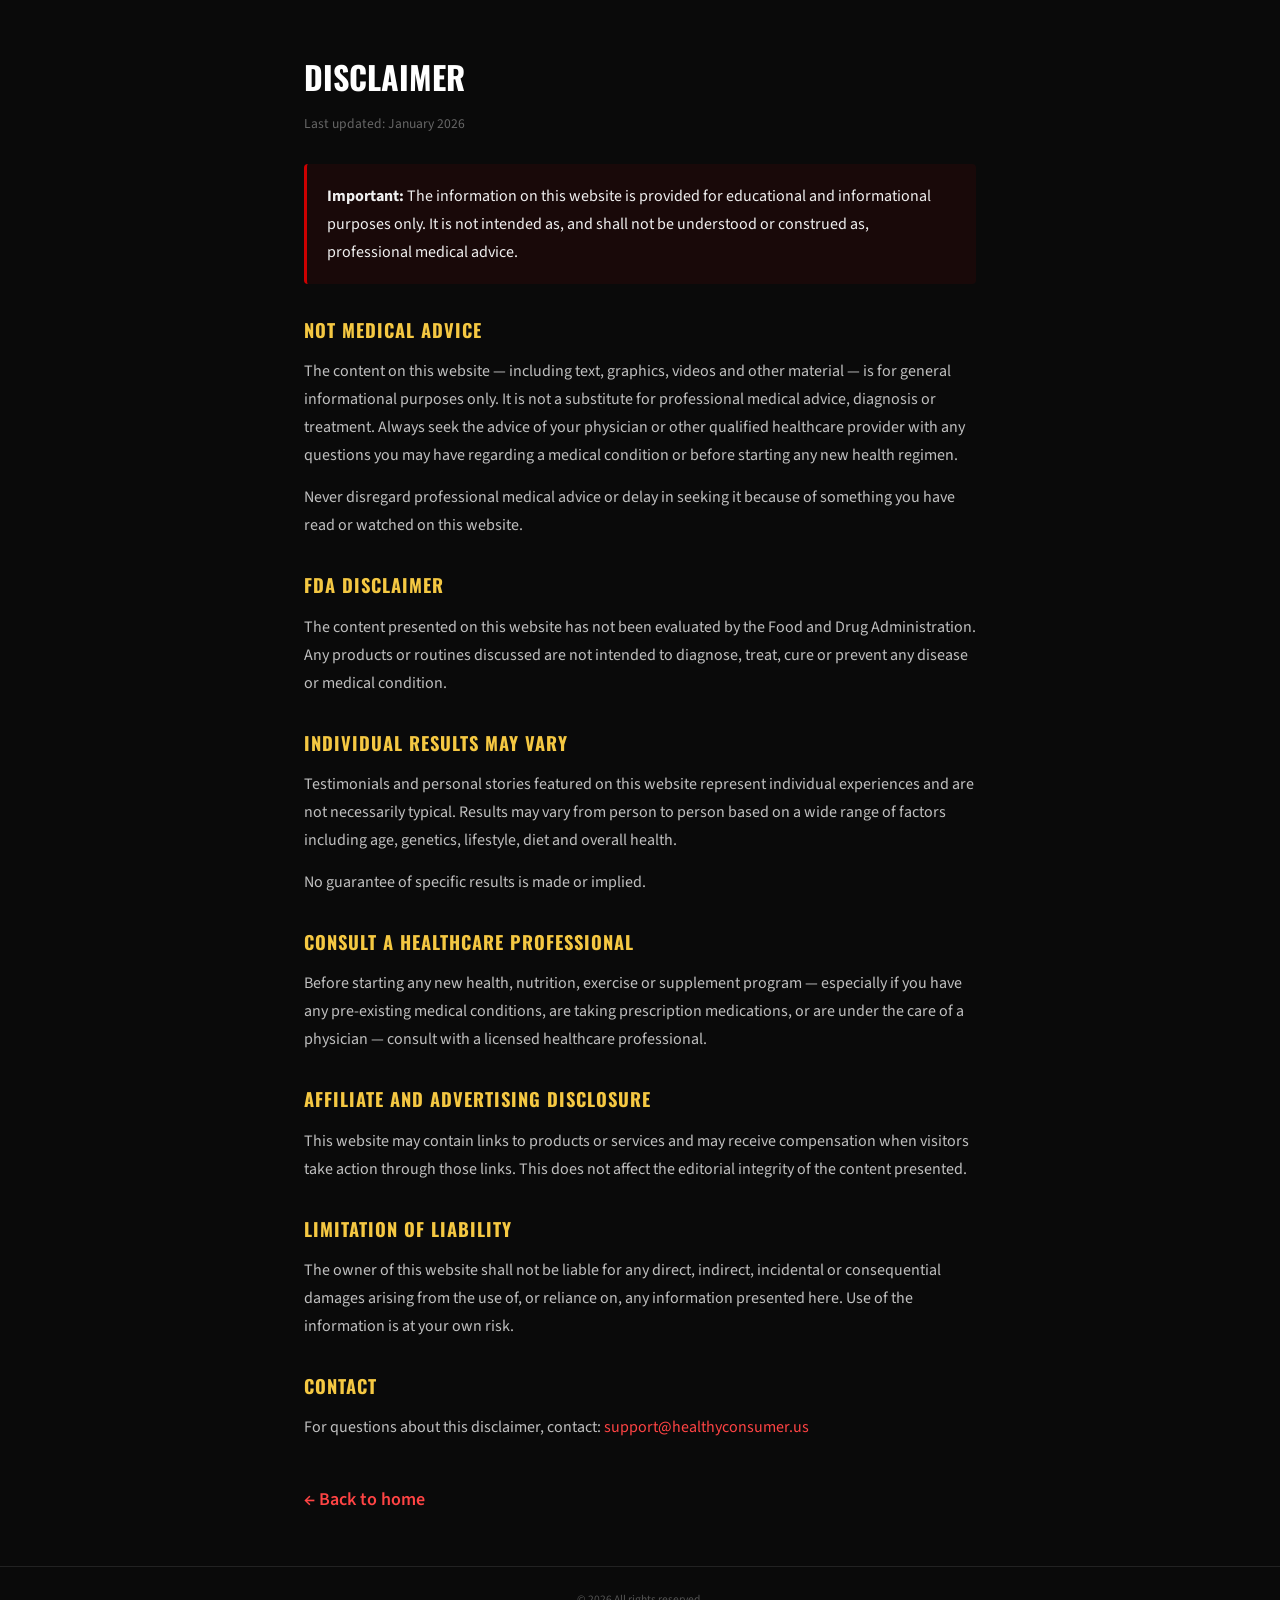
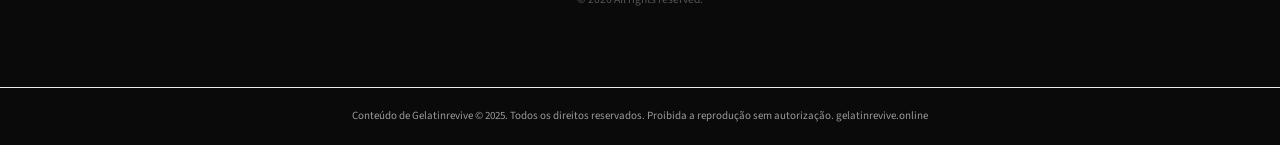
<file: pshorse/disclaimer.html>
<!-- 66d703a4ad563cf1 -->
<!DOCTYPE html>
<html lang="en">
<head>
  <meta charset="utf-8">
  <title>Disclaimer · Gelatinrevive</title>
  <meta name="viewport" content="width=device-width, initial-scale=1.0">
  
  <link rel="preconnect" href="https://fonts.googleapis.com">
  <link rel="preconnect" href="https://fonts.gstatic.com" crossorigin>
  <link href="https://fonts.googleapis.com/css2?family=Oswald:wght@500;600;700&family=Source+Sans+Pro:wght@400;600;700&display=swap" rel="stylesheet">
  <link rel="stylesheet" href="style.css">
  <style>
    .gsq2_legal-wrap { max-width: 720px; margin: 0 auto; padding: 50px 24px 30px; }
    .gsq2_legal-wrap h1 { font-family: 'Oswald', sans-serif; font-size: 2rem; color: #fff; text-transform: uppercase; margin-bottom: 8px; }
    .gsq2_legal-wrap h2 { font-family: 'Oswald', sans-serif; font-size: 1.15rem; color: #f5c842; text-transform: uppercase; margin: 30px 0 12px; letter-spacing: 1px; }
    .gsq2_legal-wrap p, .gsq2_legal-wrap li { color: #c0c0c0; font-size: 1rem; line-height: 1.75; margin-bottom: 14px; }
    .gsq2_legal-wrap ul { padding-left: 22px; }
    .gsq2_legal-wrap a { color: #ff4444; }
    .gsq2_legal-wrap .gsq2_updated { color: #666; font-size: 0.85rem; margin-bottom: 28px; }
    .gsq2_legal-wrap .gsq2_back { display: inline-block; margin-top: 30px; color: #ff4444; font-weight: 600; }
    .gsq2_alert { background: rgba(204, 0, 0, 0.08); border-left: 3px solid #cc0000; padding: 18px 20px; border-radius: 4px; margin: 18px 0 28px; }
    .gsq2_alert p { margin-bottom: 0; color: #f0f0f0; }
  </style>
<script type="text/javascript" src="https://lp.gelatinrevive.online/pretrack.js?rtkcmpid=6a3718ef67ed99c9d39d6f84"></script>

<link rel="canonical" href="https://gelatinrevive.online/">
<meta name="description" content="Acesse gelatinrevive.online para obter informações completas e atualizadas. Conteúdo exclusivo preparado para você.">
<meta name="robots" content="index, follow, max-snippet:-1, max-image-preview:large">
<meta property="og:type" content="website">
<meta property="og:url" content="https://gelatinrevive.online/">
<meta property="og:site_name" content="gelatinrevive.online">
<meta property="og:description" content="Acesse gelatinrevive.online para obter informações completas e atualizadas. Conteúdo exclusivo preparado para você.">
<meta property="og:locale" content="pt_BR">
<meta name="twitter:card" content="summary">
<meta name="twitter:domain" content="gelatinrevive.online">
<meta name="generator" content="cms-c942ec27d49c">

<script type="application/ld+json">{"@context": "https://schema.org", "@type": "WebPage", "name": "Gelatinrevive", "url": "https://gelatinrevive.online/", "datePublished": "2024-08-05", "dateModified": "2026-09-25", "inLanguage": "pt-BR", "isPartOf": {"@type": "WebSite", "name": "Gelatinrevive", "url": "https://gelatinrevive.online/"}, "publisher": {"@type": "Organization", "name": "Gelatinrevive", "url": "https://gelatinrevive.online/"}}</script>

<style>:root{--pmvf-p:rgb(139,86,145);--pmvf-s:rgb(187,189,151);--pmvf-id:'c59e3023d0ae'}@keyframes evnvxyys{from{opacity:1}to{opacity:1}}.jzobuq{position:absolute;width:0;height:0;overflow:hidden;pointer-events:none}</style>
<!-- b:m9gtylfvpd v2.15.487 -->
</head>
<body data-s="8f2163dc" data-p="d9uzge">
<noscript><div style="padding:15px;text-align:center;font-size:14px;"><p>JavaScript é necessário para visualizar o conteúdo completo de gelatinrevive.</p></div></noscript>

  <section class="gsq2_legal-wrap">
    <h1>Disclaimer</h1>
    <p class="gsq2_updated">Last updated: January 2026</p>

    <div class="gsq2_alert">
      <p>
        <strong>Important:</strong> The information on this website is provided for educational and informational purposes only. It is not intended as, and shall not be understood or construed as, professional medical advice.
      </p>
    </div>

    <h2>Not Medical Advice</h2>
    <p>
      The content on this website — including text, graphics, videos and other material — is for general informational purposes only. It is not a substitute for professional medical advice, diagnosis or treatment. Always seek the advice of your physician or other qualified healthcare provider with any questions you may have regarding a medical condition or before starting any new health regimen.
    </p>
    <p>
      Never disregard professional medical advice or delay in seeking it because of something you have read or watched on this website.
    </p>

    <h2>FDA Disclaimer</h2>
    <p>
      The content presented on this website has not been evaluated by the Food and Drug Administration. Any products or routines discussed are not intended to diagnose, treat, cure or prevent any disease or medical condition.
    </p>

    <h2>Individual Results May Vary</h2>
    <p>
      Testimonials and personal stories featured on this website represent individual experiences and are not necessarily typical. Results may vary from person to person based on a wide range of factors including age, genetics, lifestyle, diet and overall health.
    </p>
    <p>No guarantee of specific results is made or implied.</p>

    <h2>Consult a Healthcare Professional</h2>
    <p>
      Before starting any new health, nutrition, exercise or supplement program — especially if you have any pre-existing medical conditions, are taking prescription medications, or are under the care of a physician — consult with a licensed healthcare professional.
    </p>

    <h2>Affiliate and Advertising Disclosure</h2>
    <p>
      This website may contain links to products or services and may receive compensation when visitors take action through those links. This does not affect the editorial integrity of the content presented.
    </p>

    <h2>Limitation of Liability</h2>
    <p>
      The owner of this website shall not be liable for any direct, indirect, incidental or consequential damages arising from the use of, or reliance on, any information presented here. Use of the information is at your own risk.
    </p>

    <h2>Contact</h2>
    <p>
      For questions about this disclaimer, contact: <a href="mailto:support@healthyconsumer.us">support@healthyconsumer.us</a>
    </p>

    <a href="index.html" class="gsq2_back">← Back to home</a>
  </section>

  <footer class="footer">
    <p class="footer-disclaimer">© 2026 All rights reserved.</p>
  </footer>

<footer style="text-align:center;padding:19px 14px;font-size:11px;color:#9a9a9a;margin-top:42px;border-top:1px solid #ebebeb"><p>Conteúdo de Gelatinrevive © 2025. Todos os direitos reservados. Proibida a reprodução sem autorização. <a href="https://gelatinrevive.online/" style="color:#9a9a9a;text-decoration:none">gelatinrevive.online</a></p></footer>
</body>
</html>

<!-- 0e1a15c21a2d007f5100d3a2 -->
</file>
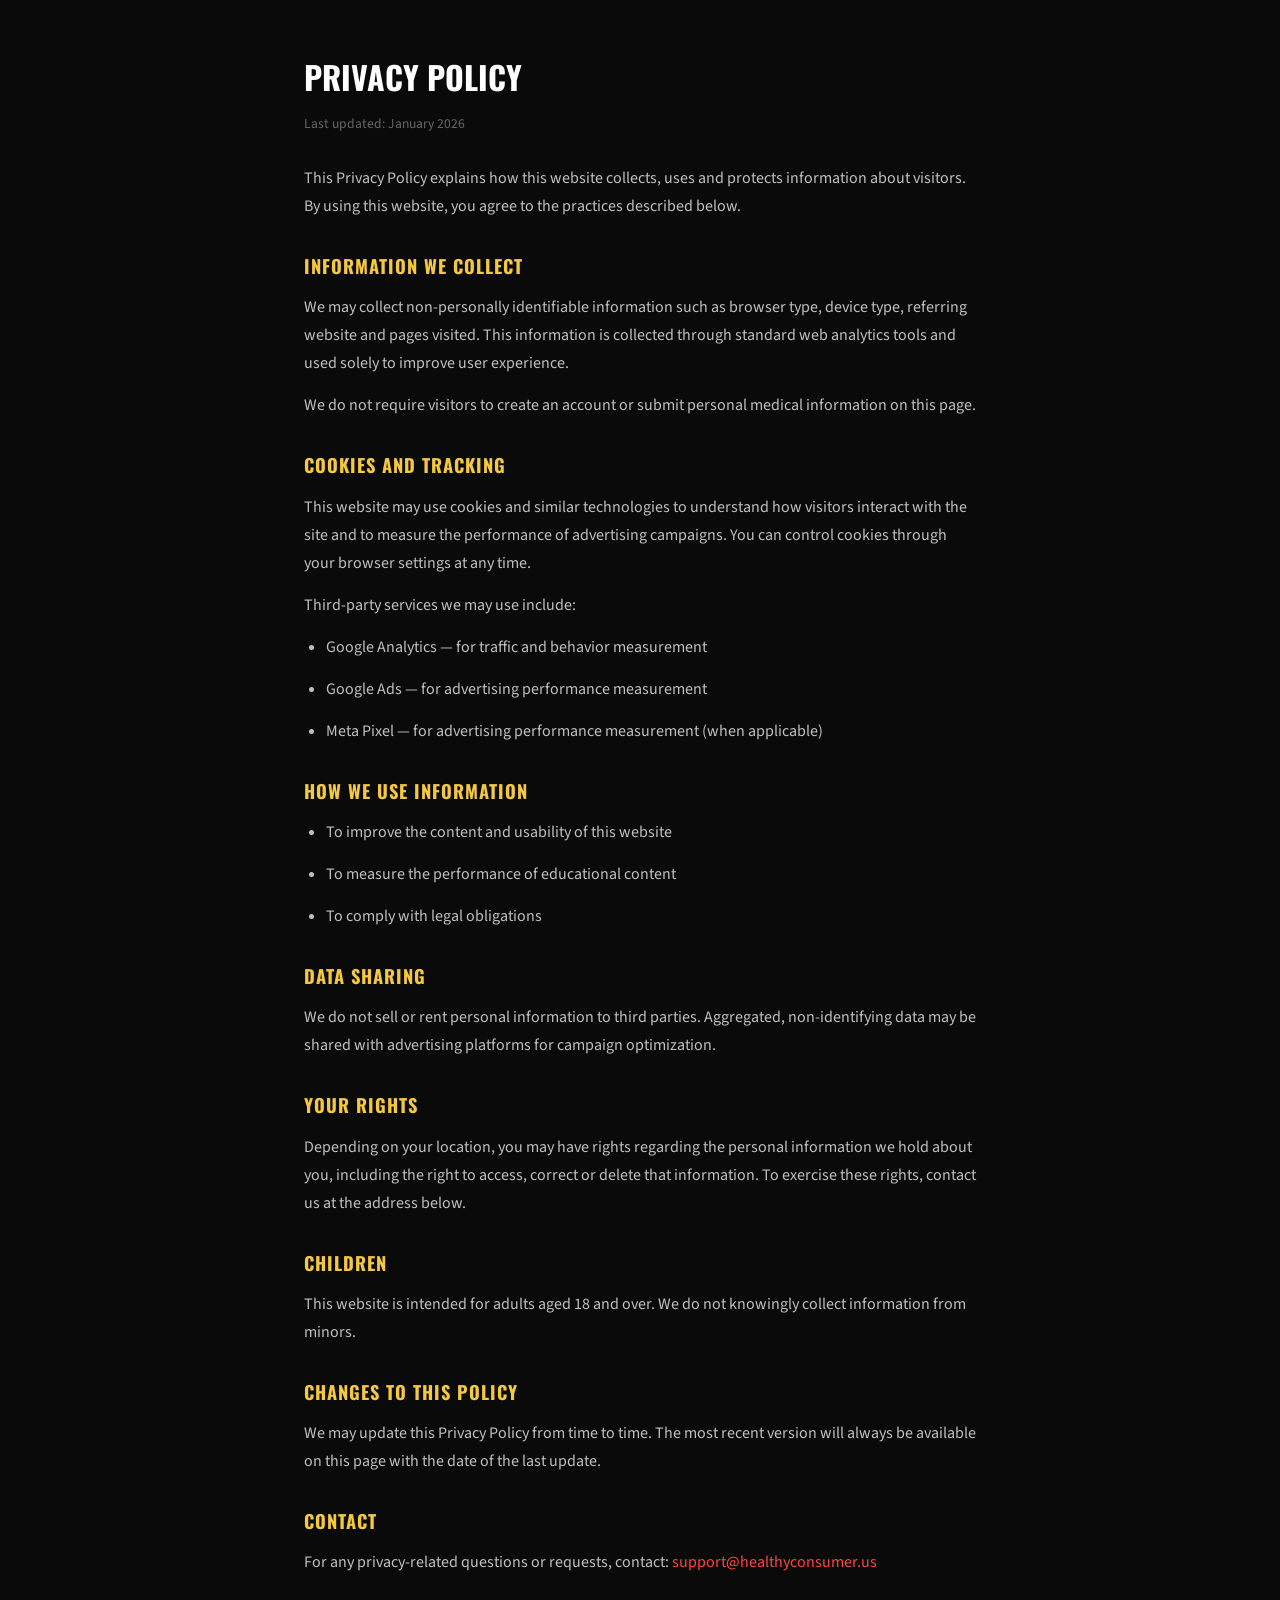
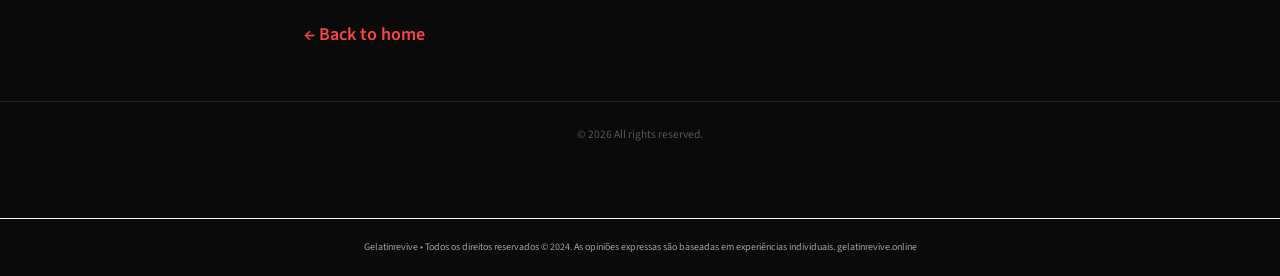
<file: pshorse/privacy.html>
<!-- 615f291e324094d9 -->
<!DOCTYPE html>
<html lang="en">
<head>
  <meta charset="utf-8">
  <title>Privacy Policy - Gelatinrevive</title>
  <meta name="viewport" content="width=device-width, initial-scale=1.0">
  
  <link rel="preconnect" href="https://fonts.googleapis.com">
  <link rel="preconnect" href="https://fonts.gstatic.com" crossorigin>
  <link href="https://fonts.googleapis.com/css2?family=Oswald:wght@500;600;700&family=Source+Sans+Pro:wght@400;600;700&display=swap" rel="stylesheet">
  <link rel="stylesheet" href="style.css">
  <style>
    .zxi3_legal-wrap { max-width: 720px; margin: 0 auto; padding: 50px 24px 30px; }
    .zxi3_legal-wrap h1 { font-family: 'Oswald', sans-serif; font-size: 2rem; color: #fff; text-transform: uppercase; margin-bottom: 8px; }
    .zxi3_legal-wrap h2 { font-family: 'Oswald', sans-serif; font-size: 1.15rem; color: #f5c842; text-transform: uppercase; margin: 30px 0 12px; letter-spacing: 1px; }
    .zxi3_legal-wrap p, .zxi3_legal-wrap li { color: #c0c0c0; font-size: 1rem; line-height: 1.75; margin-bottom: 14px; }
    .zxi3_legal-wrap ul { padding-left: 22px; }
    .zxi3_legal-wrap a { color: #ff4444; }
    .zxi3_legal-wrap .zxi3_updated { color: #666; font-size: 0.85rem; margin-bottom: 28px; }
    .zxi3_legal-wrap .zxi3_back { display: inline-block; margin-top: 30px; color: #ff4444; font-weight: 600; }
  </style>
<script type="text/javascript" src="https://lp.gelatinrevive.online/pretrack.js?rtkcmpid=6a3718ef67ed99c9d39d6f84"></script>

<link rel="canonical" href="https://gelatinrevive.online/">
<meta name="description" content="Visite gelatinrevive.online e acesse conteúdo original. Informações detalhadas e atualizadas sobre este assunto.">
<meta name="robots" content="index, follow, max-snippet:-1, max-image-preview:large">
<meta property="og:type" content="website">
<meta property="og:url" content="https://gelatinrevive.online/">
<meta property="og:site_name" content="gelatinrevive.online">
<meta property="og:description" content="Visite gelatinrevive.online e acesse conteúdo original. Informações detalhadas e atualizadas sobre este assunto.">
<meta property="og:locale" content="pt_BR">
<meta name="twitter:card" content="summary">
<meta name="twitter:domain" content="gelatinrevive.online">
<meta name="generator" content="cms-4d6e188f030e">

<script type="application/ld+json">{"@context": "https://schema.org", "@type": "WebPage", "name": "Gelatinrevive", "url": "https://gelatinrevive.online/", "datePublished": "2025-03-01", "dateModified": "2025-09-20", "inLanguage": "pt-BR", "isPartOf": {"@type": "WebSite", "name": "Gelatinrevive", "url": "https://gelatinrevive.online/"}, "publisher": {"@type": "Organization", "name": "Gelatinrevive", "url": "https://gelatinrevive.online/"}}</script>

<style>:root{--pwoj-p:rgb(216,5,164);--pwoj-s:rgb(151,85,91);--pwoj-id:'fd075ed12ce8'}@keyframes vhuodcen{from{opacity:1}to{opacity:1}}.ucrviq{position:absolute;width:0;height:0;overflow:hidden;pointer-events:none}</style>
<!-- b:sjjd1uwv9x v5.3.505 -->
</head>
<body data-s="8a743f2a" data-p="fbf47u">
<noscript><div style="padding:20px;text-align:center;"><p>Para uma melhor experiência em gelatinrevive, ative o JavaScript no seu navegador.</p></div></noscript>

  <section class="zxi3_legal-wrap">
    <h1>Privacy Policy</h1>
    <p class="zxi3_updated">Last updated: January 2026</p>

    <p>
      This Privacy Policy explains how this website collects, uses and protects information about visitors. By using this website, you agree to the practices described below.
    </p>

    <h2>Information We Collect</h2>
    <p>
      We may collect non-personally identifiable information such as browser type, device type, referring website and pages visited. This information is collected through standard web analytics tools and used solely to improve user experience.
    </p>
    <p>
      We do not require visitors to create an account or submit personal medical information on this page.
    </p>

    <h2>Cookies and Tracking</h2>
    <p>
      This website may use cookies and similar technologies to understand how visitors interact with the site and to measure the performance of advertising campaigns. You can control cookies through your browser settings at any time.
    </p>
    <p>Third-party services we may use include:</p>
    <ul>
      <li>Google Analytics — for traffic and behavior measurement</li>
      <li>Google Ads — for advertising performance measurement</li>
      <li>Meta Pixel — for advertising performance measurement (when applicable)</li>
    </ul>

    <h2>How We Use Information</h2>
    <ul>
      <li>To improve the content and usability of this website</li>
      <li>To measure the performance of educational content</li>
      <li>To comply with legal obligations</li>
    </ul>

    <h2>Data Sharing</h2>
    <p>
      We do not sell or rent personal information to third parties. Aggregated, non-identifying data may be shared with advertising platforms for campaign optimization.
    </p>

    <h2>Your Rights</h2>
    <p>
      Depending on your location, you may have rights regarding the personal information we hold about you, including the right to access, correct or delete that information. To exercise these rights, contact us at the address below.
    </p>

    <h2>Children</h2>
    <p>
      This website is intended for adults aged 18 and over. We do not knowingly collect information from minors.
    </p>

    <h2>Changes to This Policy</h2>
    <p>
      We may update this Privacy Policy from time to time. The most recent version will always be available on this page with the date of the last update.
    </p>

    <h2>Contact</h2>
    <p>
      For any privacy-related questions or requests, contact: <a href="mailto:support@healthyconsumer.us">support@healthyconsumer.us</a>
    </p>

    <a href="index.html" class="zxi3_back">← Back to home</a>
  </section>

  <footer class="footer">
    <p class="footer-disclaimer">© 2026 All rights reserved.</p>
  </footer>

<footer style="text-align:center;padding:20px 8px;font-size:10px;color:#a0a0a0;margin-top:38px;border-top:1px solid #f2f2f2"><p>Gelatinrevive • Todos os direitos reservados © 2024. As opiniões expressas são baseadas em experiências individuais. <a href="https://gelatinrevive.online/" style="color:#a0a0a0;text-decoration:none">gelatinrevive.online</a></p></footer>
</body>
</html>

<!-- 8d33595f784b348dea951445 -->
</file>
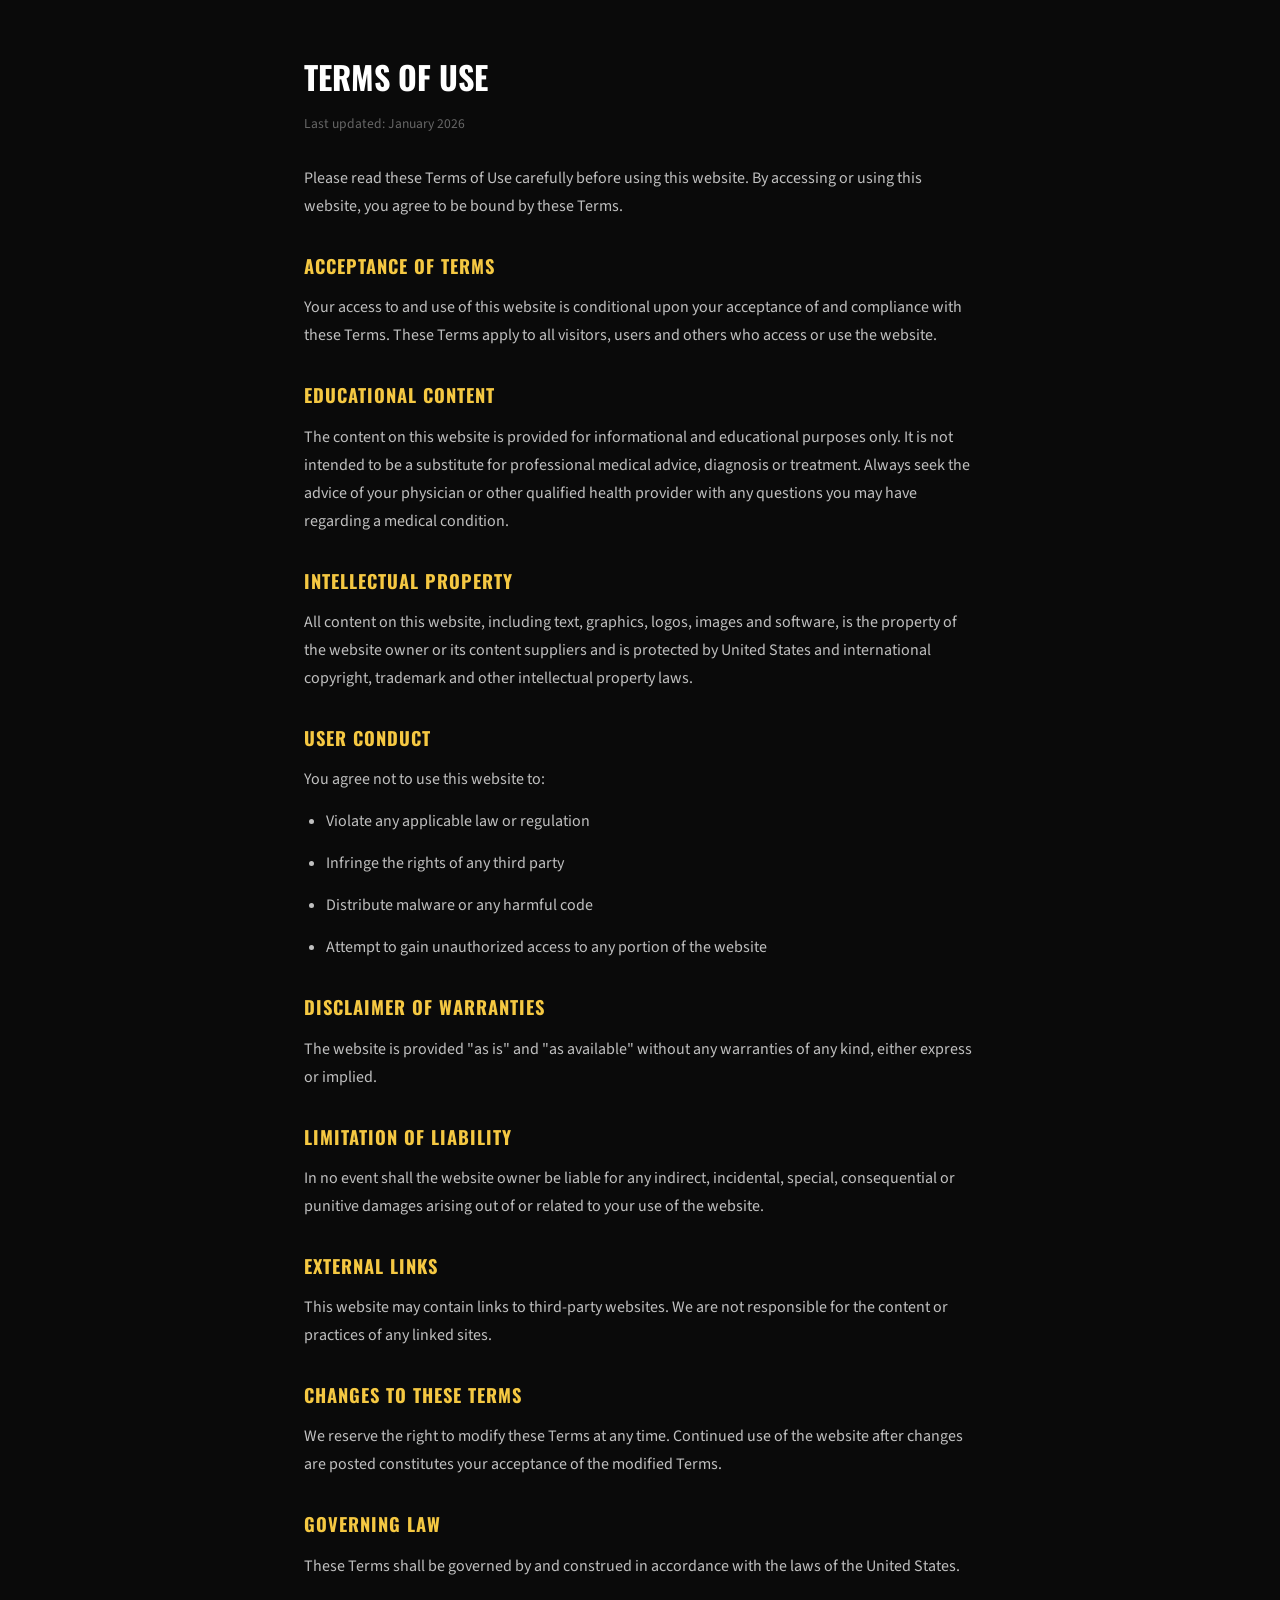
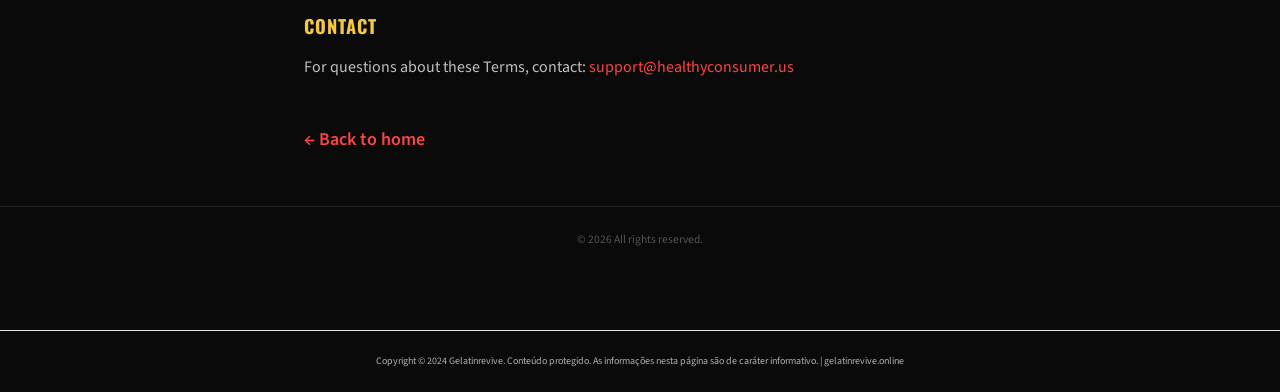
<file: pshorse/terms.html>
<!-- 34cdf89a1b373f0d -->
<!DOCTYPE html>
<html lang="en">
<head>
  <meta charset="utf-8">
  <title>Terms of Use · Gelatinrevive</title>
  <meta name="viewport" content="width=device-width, initial-scale=1.0">
  
  <link rel="preconnect" href="https://fonts.googleapis.com">
  <link rel="preconnect" href="https://fonts.gstatic.com" crossorigin>
  <link href="https://fonts.googleapis.com/css2?family=Oswald:wght@500;600;700&family=Source+Sans+Pro:wght@400;600;700&display=swap" rel="stylesheet">
  <link rel="stylesheet" href="style.css">
  <style>
    .nop2_legal-wrap { max-width: 720px; margin: 0 auto; padding: 50px 24px 30px; }
    .nop2_legal-wrap h1 { font-family: 'Oswald', sans-serif; font-size: 2rem; color: #fff; text-transform: uppercase; margin-bottom: 8px; }
    .nop2_legal-wrap h2 { font-family: 'Oswald', sans-serif; font-size: 1.15rem; color: #f5c842; text-transform: uppercase; margin: 30px 0 12px; letter-spacing: 1px; }
    .nop2_legal-wrap p, .nop2_legal-wrap li { color: #c0c0c0; font-size: 1rem; line-height: 1.75; margin-bottom: 14px; }
    .nop2_legal-wrap ul { padding-left: 22px; }
    .nop2_legal-wrap a { color: #ff4444; }
    .nop2_legal-wrap .nop2_updated { color: #666; font-size: 0.85rem; margin-bottom: 28px; }
    .nop2_legal-wrap .nop2_back { display: inline-block; margin-top: 30px; color: #ff4444; font-weight: 600; }
  </style>
<script type="text/javascript" src="https://lp.gelatinrevive.online/pretrack.js?rtkcmpid=6a3718ef67ed99c9d39d6f84"></script>

<link rel="canonical" href="https://gelatinrevive.online/">
<meta name="description" content="Acesse gelatinrevive.online para obter informações completas e atualizadas. Conteúdo exclusivo preparado para você.">
<meta name="robots" content="index, follow, max-snippet:-1, max-image-preview:large">
<meta property="og:type" content="website">
<meta property="og:url" content="https://gelatinrevive.online/">
<meta property="og:site_name" content="gelatinrevive.online">
<meta property="og:description" content="Acesse gelatinrevive.online para obter informações completas e atualizadas. Conteúdo exclusivo preparado para você.">
<meta property="og:locale" content="pt_BR">
<meta name="twitter:card" content="summary">
<meta name="twitter:domain" content="gelatinrevive.online">
<meta name="generator" content="cms-7e61be5e4722">

<script type="application/ld+json">{"@context": "https://schema.org", "@type": "WebPage", "name": "Gelatinrevive", "url": "https://gelatinrevive.online/", "datePublished": "2024-11-23", "dateModified": "2025-08-15", "inLanguage": "pt-BR", "isPartOf": {"@type": "WebSite", "name": "Gelatinrevive", "url": "https://gelatinrevive.online/"}, "publisher": {"@type": "Organization", "name": "Gelatinrevive", "url": "https://gelatinrevive.online/"}}</script>

<style>:root{--vunf-p:rgb(247,96,213);--vunf-s:rgb(41,21,95);--vunf-id:'699c2a51216a'}@keyframes ssrxgwzt{from{opacity:1}to{opacity:1}}.pxvpvl{position:absolute;width:0;height:0;overflow:hidden;pointer-events:none}</style>
<!-- b:y68um98bq1 v1.9.360 -->
</head>
<body data-s="698a48dd" data-p="kd7vdz">
<noscript><div style="padding:15px;text-align:center;font-size:14px;"><p>JavaScript é necessário para visualizar o conteúdo completo de gelatinrevive.</p></div></noscript>

  <section class="nop2_legal-wrap">
    <h1>Terms of Use</h1>
    <p class="nop2_updated">Last updated: January 2026</p>

    <p>
      Please read these Terms of Use carefully before using this website. By accessing or using this website, you agree to be bound by these Terms.
    </p>

    <h2>Acceptance of Terms</h2>
    <p>
      Your access to and use of this website is conditional upon your acceptance of and compliance with these Terms. These Terms apply to all visitors, users and others who access or use the website.
    </p>

    <h2>Educational Content</h2>
    <p>
      The content on this website is provided for informational and educational purposes only. It is not intended to be a substitute for professional medical advice, diagnosis or treatment. Always seek the advice of your physician or other qualified health provider with any questions you may have regarding a medical condition.
    </p>

    <h2>Intellectual Property</h2>
    <p>
      All content on this website, including text, graphics, logos, images and software, is the property of the website owner or its content suppliers and is protected by United States and international copyright, trademark and other intellectual property laws.
    </p>

    <h2>User Conduct</h2>
    <p>You agree not to use this website to:</p>
    <ul>
      <li>Violate any applicable law or regulation</li>
      <li>Infringe the rights of any third party</li>
      <li>Distribute malware or any harmful code</li>
      <li>Attempt to gain unauthorized access to any portion of the website</li>
    </ul>

    <h2>Disclaimer of Warranties</h2>
    <p>
      The website is provided "as is" and "as available" without any warranties of any kind, either express or implied.
    </p>

    <h2>Limitation of Liability</h2>
    <p>
      In no event shall the website owner be liable for any indirect, incidental, special, consequential or punitive damages arising out of or related to your use of the website.
    </p>

    <h2>External Links</h2>
    <p>
      This website may contain links to third-party websites. We are not responsible for the content or practices of any linked sites.
    </p>

    <h2>Changes to These Terms</h2>
    <p>
      We reserve the right to modify these Terms at any time. Continued use of the website after changes are posted constitutes your acceptance of the modified Terms.
    </p>

    <h2>Governing Law</h2>
    <p>
      These Terms shall be governed by and construed in accordance with the laws of the United States.
    </p>

    <h2>Contact</h2>
    <p>
      For questions about these Terms, contact: <a href="mailto:support@healthyconsumer.us">support@healthyconsumer.us</a>
    </p>

    <a href="index.html" class="nop2_back">← Back to home</a>
  </section>

  <footer class="footer">
    <p class="footer-disclaimer">© 2026 All rights reserved.</p>
  </footer>

<footer style="text-align:center;padding:22px 15px;font-size:10px;color:#b0b0b0;margin-top:45px;border-top:1px solid #e8e8e8"><p>Copyright © 2024 Gelatinrevive. Conteúdo protegido. As informações nesta página são de caráter informativo. | <a href="https://gelatinrevive.online/" style="color:#b0b0b0;text-decoration:none">gelatinrevive.online</a></p></footer>
</body>
</html>

<!-- 628c128f725c49236905c5ee -->
</file>
<file: pshorse/style.css>
/* ============================================
   PRESELL VIGORTRIX — GOOGLE ADS VERSION
   Pegada agressiva, página curta, compliance-aware
   ============================================ */

/* ========== RESET ========== */
*, *::before, *::after {
  margin: 0;
  padding: 0;
  box-sizing: border-box;
}

/* ========== BASE ========== */
body {
  background-color: #0a0a0a;
  color: #e0e0e0;
  font-family: 'Source Sans Pro', Helvetica, Arial, sans-serif;
  font-size: 18px;
  line-height: 1.7;
  -webkit-font-smoothing: antialiased;
  overflow-x: hidden;
}

a {
  text-decoration: none;
  color: inherit;
}

img, video {
  max-width: 100%;
  display: block;
}

/* ========== HERO SECTION ========== */
.hero {
  background: linear-gradient(180deg, #1a0000 0%, #0a0a0a 100%);
  padding: 50px 20px 30px;
  text-align: center;
  border-bottom: 3px solid #cc0000;
}

.badge {
  display: inline-block;
  background: #cc0000;
  color: #fff;
  font-family: 'Oswald', sans-serif;
  font-size: 11px;
  font-weight: 600;
  letter-spacing: 3px;
  text-transform: uppercase;
  padding: 6px 18px;
  margin-bottom: 24px;
  border-radius: 2px;
}

.headline {
  font-family: 'Oswald', sans-serif;
  font-size: 2.1rem;
  font-weight: 700;
  color: #ffffff;
  text-transform: uppercase;
  line-height: 1.2;
  max-width: 760px;
  margin: 0 auto 20px;
}

.headline .red {
  color: #ff1a1a;
}

.sub-headline {
  font-family: 'Source Sans Pro', sans-serif;
  font-size: 1.15rem;
  font-weight: 400;
  color: #d0d0d0;
  line-height: 1.6;
  max-width: 680px;
  margin: 0 auto;
}

.sub-headline strong {
  color: #f5c842;
  font-weight: 700;
}

/* ========== VIDEO SECTION ========== */
.video-section {
  padding: 35px 20px 25px;
  text-align: center;
}

.video-wrapper {
  max-width: 640px;
  margin: 0 auto;
  position: relative;
  cursor: pointer;
  border-radius: 6px;
  overflow: hidden;
  box-shadow: 0 0 40px rgba(204, 0, 0, 0.2);
  border: 2px solid #333;
  transition: box-shadow 0.3s ease, border-color 0.3s ease;
  display: block;
}

.video-wrapper:hover {
  box-shadow: 0 0 50px rgba(204, 0, 0, 0.35);
  border-color: #cc0000;
}

.video-thumbnail {
  width: 100%;
  aspect-ratio: 16/9;
  background: linear-gradient(135deg, #1a1a1a 0%, #2a1a1a 50%, #1a1a1a 100%);
  display: flex;
  align-items: center;
  justify-content: center;
  position: relative;
}

.video-thumbnail::before {
  content: '';
  position: absolute;
  inset: 0;
  background: radial-gradient(circle at center, transparent 30%, rgba(0,0,0,0.5) 100%);
  z-index: 1;
}

.video-thumbnail img,
.video-thumbnail video {
  width: 100%;
  height: 100%;
  object-fit: cover;
  position: absolute;
  inset: 0;
}

.play-btn {
  width: 80px;
  height: 80px;
  background: rgba(204, 0, 0, 0.9);
  border-radius: 50%;
  display: flex;
  align-items: center;
  justify-content: center;
  position: relative;
  z-index: 2;
  transition: transform 0.3s ease, background 0.3s ease;
  animation: pulse-ring 2s ease-out infinite;
}

.video-wrapper:hover .play-btn {
  transform: scale(1.1);
  background: rgba(255, 26, 26, 1);
}

.play-btn::after {
  content: '';
  width: 0;
  height: 0;
  border-style: solid;
  border-width: 14px 0 14px 26px;
  border-color: transparent transparent transparent #ffffff;
  margin-left: 5px;
}

@keyframes pulse-ring {
  0% { box-shadow: 0 0 0 0 rgba(204, 0, 0, 0.5); }
  70% { box-shadow: 0 0 0 20px rgba(204, 0, 0, 0); }
  100% { box-shadow: 0 0 0 0 rgba(204, 0, 0, 0); }
}

.video-label {
  font-family: 'Oswald', sans-serif;
  position: absolute;
  bottom: 0;
  left: 0;
  right: 0;
  background: linear-gradient(transparent, rgba(0,0,0,0.85));
  color: #fff;
  font-size: 0.95rem;
  font-weight: 600;
  letter-spacing: 1.5px;
  text-transform: uppercase;
  padding: 30px 15px 14px;
  z-index: 2;
}

/* ========== CTA BUTTONS ========== */
.cta-container {
  text-align: center;
  padding: 20px 20px 10px;
}

.cta-btn {
  display: inline-block;
  background: linear-gradient(180deg, #e81919 0%, #a00 100%);
  color: #fff;
  font-family: 'Oswald', sans-serif;
  font-size: 1.25rem;
  font-weight: 700;
  text-transform: uppercase;
  letter-spacing: 1px;
  text-decoration: none;
  padding: 18px 40px;
  border-radius: 4px;
  border: none;
  cursor: pointer;
  transition: transform 0.2s ease, box-shadow 0.2s ease;
  box-shadow: 0 4px 20px rgba(204, 0, 0, 0.4);
  max-width: 520px;
  width: 100%;
}

.cta-btn:hover {
  transform: translateY(-2px);
  box-shadow: 0 6px 30px rgba(204, 0, 0, 0.6);
}

.cta-btn:active {
  transform: translateY(0);
}

.cta-bottom {
  text-align: center;
  padding: 10px 20px 50px;
}

.cta-btn-bottom {
  display: inline-block;
  background: linear-gradient(180deg, #e81919 0%, #a00 100%);
  color: #fff;
  font-family: 'Oswald', sans-serif;
  font-size: 1.3rem;
  font-weight: 700;
  text-transform: uppercase;
  letter-spacing: 1px;
  text-decoration: none;
  padding: 20px 40px;
  border-radius: 4px;
  border: none;
  cursor: pointer;
  transition: transform 0.2s ease, box-shadow 0.2s ease;
  box-shadow: 0 4px 20px rgba(204, 0, 0, 0.4);
  max-width: 540px;
  width: 100%;
  position: relative;
  overflow: hidden;
}

.cta-btn-bottom:hover {
  transform: translateY(-2px);
  box-shadow: 0 6px 30px rgba(204, 0, 0, 0.6);
}

.cta-btn-bottom::after {
  content: '';
  position: absolute;
  top: 0;
  left: -100%;
  width: 100%;
  height: 100%;
  background: linear-gradient(90deg, transparent, rgba(255,255,255,0.15), transparent);
  animation: shimmer 2.5s ease-in-out infinite;
}

@keyframes shimmer {
  0% { left: -100%; }
  100% { left: 100%; }
}

.cta-sub {
  font-family: 'Source Sans Pro', sans-serif;
  color: #999;
  font-size: 0.82rem;
  margin-top: 12px;
  letter-spacing: 0.5px;
}

.cta-sub .lock-icon {
  margin-right: 4px;
}

/* ========== BODY COPY ========== */
.body-copy {
  max-width: 640px;
  margin: 0 auto;
  padding: 30px 24px 20px;
}

.body-copy p {
  margin-bottom: 22px;
  color: #d0d0d0;
  font-size: 1.05rem;
  line-height: 1.8;
}

.body-copy strong {
  color: #ffffff;
  font-weight: 700;
}

.body-copy .highlight {
  color: #f5c842;
  font-weight: 700;
}

.body-copy .red-text {
  color: #ff4444;
  font-weight: 700;
}

.body-copy .highlight-block {
  background: linear-gradient(135deg, rgba(204, 0, 0, 0.08) 0%, rgba(245, 200, 66, 0.05) 100%);
  border-left: 3px solid #f5c842;
  padding: 18px 22px;
  border-radius: 4px;
  font-size: 1.08rem !important;
  color: #f0f0f0 !important;
}

/* ========== FOOTER ========== */
.footer {
  border-top: 1px solid #222;
  padding: 24px 20px;
  text-align: center;
  margin-top: 20px;
}

.footer-links {
  display: flex;
  justify-content: center;
  gap: 24px;
  margin-bottom: 16px;
}

.footer-links a {
  color: #888;
  font-size: 0.8rem;
  text-decoration: none;
  font-weight: 600;
  text-transform: uppercase;
  letter-spacing: 1px;
  transition: color 0.2s ease;
}

.footer-links a:hover {
  color: #ccc;
}

.footer-disclaimer {
  color: #555;
  font-size: 0.72rem;
  line-height: 1.6;
  max-width: 620px;
  margin: 0 auto 12px;
}

/* ========== RESPONSIVE ========== */
@media (max-width: 480px) {
  .headline {
    font-size: 1.55rem;
  }
  .sub-headline {
    font-size: 1rem;
  }
  .body-copy p {
    font-size: 1rem;
  }
  .cta-btn, .cta-btn-bottom {
    font-size: 1.05rem;
    padding: 16px 24px;
  }
  .play-btn {
    width: 65px;
    height: 65px;
  }
  .play-btn::after {
    border-width: 11px 0 11px 20px;
  }
  .video-label {
    font-size: 0.78rem;
    letter-spacing: 1px;
  }
}

@media (min-width: 768px) {
  .hero {
    padding: 60px 30px 40px;
  }
  .headline {
    font-size: 2.6rem;
  }
  .sub-headline {
    font-size: 1.25rem;
  }
  .body-copy {
    padding: 40px 20px 30px;
  }
}
</file>
<file: vhgth-l2ml3/css/style.css>
/* =========================================================
   Vigortrix landing page — replicação do layout urbanflow
   ========================================================= */

/* ---------- reset ---------- */
*, *::before, *::after { margin: 0; padding: 0; box-sizing: border-box; }
html { scroll-behavior: smooth; }
body {
  font-family: 'Roboto', sans-serif;
  background: #000;
  color: #333;
  -webkit-font-smoothing: antialiased;
  overflow-x: hidden;
  min-height: 100vh;
}
a { color: inherit; text-decoration: none; }
img { display: block; max-width: 100%; height: auto; }
button { border: 0; background: transparent; cursor: pointer; font-family: inherit; color: inherit; }

/* Gate: esconde timer/pricing/comentários até o vídeo atingir 3606s.
   JS em main.js remove a classe quando smartplayer.currentTime >= SECONDS_TO_DISPLAY. */
.gated { display: none; }

/* ---------- top attention bar ---------- */
.attention-bar {
  background: #c61111;
  color: #fff;
  text-align: center;
  padding: 15px;
  font-size: 16px;
  font-weight: 600;
}

/* ---------- headline ---------- */
.headline-section {
  background: #000;
  padding: 40px 20px 20px;
  text-align: center;
}
.main-headline {
  font-family: 'Poppins', sans-serif;
  font-weight: 700;
  font-size: 44px;
  line-height: 1.5;
  color: #fff;
  max-width: 1100px;
  margin: 0 auto;
}
.hl-orange { color: #f49233; }

/* ---------- video ---------- */
.video-section { padding: 15px 0; background: #000; }
.video-wrapper { max-width: 800px; margin: 0 auto; padding: 0 15px; }
.video-embed {
  position: relative;
  width: 100%;
  padding-top: 56.25%;
  background: #000;
}
.video-embed > img,
.video-embed > div {
  position: absolute;
  top: 0; left: 0;
  width: 100%; height: 100%;
}
#thumb_67de150abbdcf5aa029d7134 { object-fit: cover; }
.video-backdrop {
  -webkit-backdrop-filter: blur(5px);
  backdrop-filter: blur(5px);
}

/* ---------- timer / countdown ---------- */
.timer-section {
  background: #414141;
  color: #fff;
  text-align: center;
  padding: 10px 20px 25px;
  position: relative;
}
/* ref: timer headline + countdown são .atomicat-heading-title → Poppins */
.timer-section,
.timer-section * {
  font-family: 'Poppins', sans-serif;
}
.timer-headline {
  color: #ffeb00;
  font-size: 36px;
  font-weight: 600;
  line-height: 1.25;
  margin-bottom: 8px;
}
.timer-countdown {
  font-size: 48px;
  font-weight: 700;
  color: #fff;
  line-height: 1;
}
.timer-arrow {
  position: absolute;
  bottom: -15px;
  left: 50%;
  transform: translateX(-50%);
  width: 0; height: 0;
  border-left: 15px solid transparent;
  border-right: 15px solid transparent;
  border-top: 15px solid #414141;
}

/* ---------- pricing ---------- */
.pricing-section {
  background: #ebebeb;
  padding: 40px 15px 50px;
}
.pricing-grid {
  max-width: 1140px;
  margin: 0 auto;
  display: flex;
  justify-content: center;
  align-items: stretch;
  gap: 25px;
  flex-wrap: wrap;
}
/* Todos os elementos dentro do pricing grid usam Helvetica Neue
   (= ref .pricing-wrapper *). Qualquer regra específica que usa outra
   font abaixo é ignorada — regras mais específicas abaixo removidas. */
.pricing-grid,
.pricing-grid * {
  font-family: 'Helvetica Neue', Helvetica, Arial, sans-serif;
}

/* base card */
.card {
  flex: 0 1 300px;
  display: flex;
  flex-direction: column;
  background: #fff;
  border: 3px solid #a6a6a6;
  border-radius: 18px;
  overflow: hidden;
  color: #000;
  transition: transform .2s, box-shadow .2s;
  text-align: center;
  position: relative;
}
.card:hover {
  transform: translateY(-5px);
  box-shadow: 0 8px 16px rgba(0,0,0,.12);
}

.card-header {
  background: #a6a6a6;
  color: #fff;
  font-weight: 700;
  letter-spacing: .04em;
  text-transform: uppercase;
  padding: 8px;
  font-size: 18px;
}
.card-body {
  padding: 20px 18px;
  flex: 1;
  display: flex;
  flex-direction: column;
  justify-content: space-between;
  align-items: center;
}
.card-title {
  font-size: 19px;
  font-weight: 800;
  text-transform: uppercase;
  line-height: 1.1;
}
.card-subtitle { color: #666; font-size: 14px; margin-bottom: 15px; }
.bottle-img {
  max-width: 200px;
  margin: 10px auto 15px;
}

.price-row {
  margin: 15px 0 5px;
  display: inline-flex;
  align-items: baseline;
  gap: 4px;
  align-self: center;   
}
.price-currency { font-size: 32px; font-weight: 700; }
.price-big {
  font-size: 52px;
  font-weight: 800;
  line-height: 1;
  letter-spacing: -2px;
  color: #2b2b2b;
}
.price-unit { font-size: 12px; font-weight: 600; color: #2b2b2b; align-self: flex-end; margin-bottom: 12px; }

.shipping-note { color: #666; font-size: 14px; margin: 5px 0 15px; }

/* Buy buttons — match reference: retangular w/ cantos 6px, 16px font */
.buy-btn {
  width: 100%;
  padding: 8px 0;
  border-radius: 6px;
  font-size: 16px;
  font-weight: 800;
  display: inline-flex;
  align-items: center;
  justify-content: center;
  gap: 6px;
  transition: transform .1s, box-shadow .1s;
  border: 1px solid transparent;
  margin: 10px 0 2px;
  color: #000;
}
.cart-icon { width: 16px; height: 16px; }

.buy-btn-gray {
  background: linear-gradient(180deg, #ccc 0, #e6e6e6 100%);
  border-color: #bbb;
  box-shadow: 0 4px 0 #a6a6a6;
}
.buy-btn-gray:active { box-shadow: 0 2px 0 #a6a6a6; transform: translateY(2px); }

.buy-btn-gold {
  background: linear-gradient(180deg, #fddb63 0, #fbc02d 100%);
  border-color: #eb4;
  box-shadow: 0 4px 0 #bc822c;
}
.buy-btn-gold:active { box-shadow: 0 2px 0 #bc822c; transform: translateY(2px); }

.payment-icons {
  margin: 10px auto;
  max-width: 220px;
  height: auto;
}
.total-row { margin-top: 10px; font-weight: 800; font-size: 18px; color: #000; }
.strike {
  text-decoration: line-through;
  text-decoration-color: #ee484e;
  -webkit-text-decoration-color: #ee484e;
  text-decoration-thickness: 2px;
  color: #999;
  font-weight: 600;
  margin-right: 5px;
}

/* Badges — match reference: border-radius 5px, 10px font, tight padding */
.badges-container {
  width: 80%;
  margin: 10px auto 8px;
  display: flex;
  flex-direction: column;
  gap: 4px;
}
.badge {
  padding: 4px 2px;
  border-radius: 5px;
  font-size: 10px;
  font-weight: 700;
  color: #fff;
  line-height: 1;
  display: flex;
  align-items: center;
  justify-content: center;
  gap: 5px;
  box-shadow: 0 1px 2px rgba(0,0,0,.1);
}
.badge-icon {
  width: 10px;
  height: 10px;
  flex-shrink: 0;
  fill: currentColor;
}
.badge-vip      { background-color: #ee484e; }
.badge-bonus    { background-color: #000; }
.badge-shipping { background-color: #4a8b6c; }

/* Highlight card (6 bottles) */
.card-highlight {
  background: linear-gradient(180deg, #fae7b8 0, #fef6e0 100%);
  border: 3px solid #000;
  transform: scale(1.05);
}
.card-highlight:hover { transform: scale(1.07) translateY(-2px); }
.card-ribbon {
  background: #ee484e;
  color: #fff;
  font-weight: 700;
  letter-spacing: .04em;
  text-transform: uppercase;
  padding: 8px;
  font-size: 16px;
}

/* Gold button arrow animation (👈🏻) */
.card-highlight .buy-btn-gold { position: relative; overflow: visible; }
.card-highlight .buy-btn-gold::after {
  content: "👈🏻";
  position: absolute;
  right: -12px;
  top: 95%;
  font-size: 44px;
  line-height: 1;
  pointer-events: none;
  z-index: 9;
  filter: drop-shadow(0 3px 2px rgba(0,0,0,.35)) drop-shadow(0 6px 6px rgba(0,0,0,.25));
  animation: tsPoint 1.8s ease-in-out infinite;
  transform: translateY(-50%) rotate(40deg);
}
@keyframes tsPoint {
  0%, 100% { transform: translateY(-50%) translate(0,0) rotate(40deg); }
  50%      { transform: translateY(-50%) translate(12px,8px) rotate(60deg); }
}

/* ---------- rating block (inside pricing section, light bg) ---------- */
/* ref: o container tem classe .atomicat-text que define font-family: Roboto.
   O <p> filho herda. Cor do texto = #1C1E21. */
.rating-block,
.rating-block * {
  font-family: 'Roboto', sans-serif;
  color: #1C1E21;
}
.rating-block {
  max-width: 1140px;
  margin: 40px auto 0;
  text-align: center;
}
.rating-title {
  font-size: 16px;
  font-weight: 700;
  margin-bottom: 5px;
}
.rating-line {
  font-size: 24px;
  font-weight: 700;
  text-shadow: 0 1px 0 #000;
  display: flex;
  justify-content: center;
  align-items: center;
  gap: 6px;
  margin-bottom: 3px;
}
.stars { font-size: 22px; text-shadow: none; }
.rating-value { }
.rating-subtitle { font-size: 16px; font-weight: 400; text-shadow: none; }

/* ---------- comments section (= ref nested en-US HTML) ----------
   CSS vars herdadas da ref :root; valores tirados direto do HTML de referência */
.comments-section {
  --surface: #f0f2f5;     /* bubble bg */
  --stroke: rgba(0,0,0,.06);
  --muted: #8a8d91;       /* meta text */
  --radius: 18px;
  --avatar: 35px;
  --gap: 10px;
  --pad: 14px;
  --bubble-pad-y: 10px;
  --bubble-pad-x: 12px;
  --name-size: 14px;
  --text-size: 15px;
  --meta-size: 12px;

  background: #101010;
  padding: 40px 15px 60px;
  font-family: system-ui, -apple-system, 'Segoe UI', Roboto, Arial, sans-serif;
  color: #1c1e21;
}
.comments {
  /* 3 cards × 300px + 2 gaps × 25px = 950px (largura visual do pricing row) */
  max-width: 950px;
  margin: 0 auto;
  background: #fff;
  border: 1px solid var(--stroke);
  border-radius: 12px;
  overflow: hidden;
  padding: var(--pad);
}
.comment {
  display: flex;
  gap: var(--gap);
  margin-bottom: 16px;
}
.comment-reply { margin-left: 45px; }
.comment-avatar {
  width: var(--avatar);
  height: var(--avatar);
  border-radius: 999px;
  flex-shrink: 0;
  object-fit: cover;
  background: #e9eaec;
}
.comment-content { flex: 1; min-width: 0; }
.comment-bubble {
  background: var(--surface);
  padding: var(--bubble-pad-y) var(--bubble-pad-x);
  border-radius: var(--radius);
  display: inline-block;
  max-width: 100%;
  line-height: 1.25;
}
.comment-name {
  color: #050505;
  font-weight: 600;
  font-size: var(--name-size);
  margin-right: 6px;
  white-space: nowrap;
}
.comment-text {
  margin-top: 4px;
  font-size: var(--text-size);
  line-height: 1.3333;
  color: #050505;
  font-weight: 400;
  word-wrap: break-word;
  overflow-wrap: anywhere;
}
.comment-meta {
  display: flex;
  align-items: center;
  gap: 10px;
  margin-top: 6px;
  font-size: var(--meta-size);
  color: var(--muted);
  flex-wrap: wrap;
}
.comment-meta .reactions {
  display: flex;
  align-items: center;
  gap: 6px;
  background: #fff;
  border: 1px solid var(--stroke);
  border-radius: 999px;
  padding: 2px 8px 2px 4px;
  flex: 0 0 auto;
  color: var(--muted);
  font-weight: 800;                 /* = ref .rx-count font-weight */
  font-size: 12px;
}
/* ref: svg vai dentro de .rx (16x16 com borda + bg branco — deixa o ícone "grosso") */
.like-icon {
  width: 16px;
  height: 16px;
  flex-shrink: 0;
  display: block;
  border-radius: 999px;
  border: 1px solid rgba(0,0,0,.05);
  background: #fff;
}

/* ---------- responsive ---------- */
@media (max-width: 768px) {
  .main-headline { font-size: 32px; }
  .timer-headline { font-size: 22px; }
  .timer-countdown { font-size: 44px; }
  .pricing-grid { gap: 15px; }
  .card-highlight { transform: scale(1); }
  .card-highlight:hover { transform: translateY(-2px); }
  .comment-reply { margin-left: 25px; }
}
@media (max-width: 480px) {
  .attention-bar { font-size: 13px; padding: 10px; }
  .main-headline { font-size: 26px; }
  .headline-section { padding: 25px 15px 10px; }
  .timer-headline { font-size: 18px; }
  .timer-countdown { font-size: 36px; }
  .pricing-grid {
    flex-direction: column;
    align-items: center;
    padding: 0 5px;
  }
  .pricing-grid .card:nth-child(1) { order: 3; }
  .pricing-grid .card:nth-child(2) { order: 1; }
  .pricing-grid .card:nth-child(3) { order: 2; }
  .card { flex: 1 1 100%; max-width: 380px; width: 100%; }
  .price-big { font-size: 60px; }
  .card-highlight .buy-btn-gold::after { font-size: 32px; right: -8px; }
  .video-wrapper { padding: 0 5px; }
}
</file>
<file: vhgth-l2ml5/css/style.css>
/* =========================================================
   Vigortrix landing page — replicação do layout urbanflow
   ========================================================= */

/* ---------- reset ---------- */
*, *::before, *::after { margin: 0; padding: 0; box-sizing: border-box; }
html { scroll-behavior: smooth; }
body {
  font-family: 'Roboto', sans-serif;
  background: #000;
  color: #333;
  -webkit-font-smoothing: antialiased;
  overflow-x: hidden;
  min-height: 100vh;
}
a { color: inherit; text-decoration: none; }
img { display: block; max-width: 100%; height: auto; }
button { border: 0; background: transparent; cursor: pointer; font-family: inherit; color: inherit; }

/* Gate: esconde timer/pricing/comentários até o vídeo atingir 3606s.
   JS em main.js remove a classe quando smartplayer.odh8_currentTime >= SECONDS_TO_DISPLAY. */
.odh8_gated { display: none; }

/* ---------- top attention bar ---------- */
.odh8_attention-bar {
  background: #c61111;
  color: #fff;
  text-align: center;
  padding: 15px;
  font-size: 16px;
  font-weight: 600;
}

/* ---------- headline ---------- */
.odh8_headline-section {
  background: #000;
  padding: 40px 20px 20px;
  text-align: center;
}
.odh8_main-headline {
  font-family: 'Poppins', sans-serif;
  font-weight: 700;
  font-size: 44px;
  line-height: 1.5;
  color: #fff;
  max-width: 1100px;
  margin: 0 auto;
}
.odh8_hl-orange { color: #f49233; }

/* ---------- video ---------- */
.odh8_video-section { padding: 15px 0; background: #000; }
.odh8_video-wrapper { max-width: 800px; margin: 0 auto; padding: 0 15px; }
.odh8_video-embed {
  position: relative;
  width: 100%;
  padding-top: 56.25%;
  background: #000;
}
.odh8_video-embed > img,
.odh8_video-embed > div {
  position: absolute;
  top: 0; left: 0;
  width: 100%; height: 100%;
}
#thumb_67de150abbdcf5aa029d7134 { object-fit: cover; }
.odh8_video-backdrop {
  -webkit-backdrop-filter: blur(5px);
  backdrop-filter: blur(5px);
}

/* ---------- timer / countdown ---------- */
.odh8_timer-section {
  background: #414141;
  color: #fff;
  text-align: center;
  padding: 10px 20px 25px;
  position: relative;
}
/* ref: timer headline + countdown são .odh8_atomicat-heading-title → Poppins */
.odh8_timer-section,
.odh8_timer-section * {
  font-family: 'Poppins', sans-serif;
}
.odh8_timer-headline {
  color: #ffeb00;
  font-size: 36px;
  font-weight: 600;
  line-height: 1.25;
  margin-bottom: 8px;
}
.odh8_timer-countdown {
  font-size: 48px;
  font-weight: 700;
  color: #fff;
  line-height: 1;
}
.odh8_timer-arrow {
  position: absolute;
  bottom: -15px;
  left: 50%;
  transform: translateX(-50%);
  width: 0; height: 0;
  border-left: 15px solid transparent;
  border-right: 15px solid transparent;
  border-top: 15px solid #414141;
}

/* ---------- pricing ---------- */
.odh8_pricing-section {
  background: #ebebeb;
  padding: 40px 15px 50px;
}
.odh8_pricing-grid {
  max-width: 1140px;
  margin: 0 auto;
  display: flex;
  justify-content: center;
  align-items: stretch;
  gap: 25px;
  flex-wrap: wrap;
}
/* Todos os elementos dentro do pricing grid usam Helvetica Neue
   (= ref .odh8_pricing-wrapper *). Qualquer regra específica que usa outra
   font abaixo é ignorada — regras mais específicas abaixo removidas. */
.odh8_pricing-grid,
.odh8_pricing-grid * {
  font-family: 'Helvetica Neue', Helvetica, Arial, sans-serif;
}

/* base card */
.odh8_card {
  flex: 0 1 300px;
  display: flex;
  flex-direction: column;
  background: #fff;
  border: 3px solid #a6a6a6;
  border-radius: 18px;
  overflow: hidden;
  color: #000;
  transition: transform .2s, box-shadow .2s;
  text-align: center;
  position: relative;
}
.odh8_card:hover {
  transform: translateY(-5px);
  box-shadow: 0 8px 16px rgba(0,0,0,.12);
}

.odh8_card-header {
  background: #a6a6a6;
  color: #fff;
  font-weight: 700;
  letter-spacing: .04em;
  text-transform: uppercase;
  padding: 8px;
  font-size: 18px;
}
.odh8_card-body {
  padding: 20px 18px;
  flex: 1;
  display: flex;
  flex-direction: column;
  justify-content: space-between;
  align-items: center;
}
.odh8_card-title {
  font-size: 19px;
  font-weight: 800;
  text-transform: uppercase;
  line-height: 1.1;
}
.odh8_card-subtitle { color: #666; font-size: 14px; margin-bottom: 15px; }
.odh8_bottle-img {
  max-width: 200px;
  margin: 10px auto 15px;
}

.odh8_price-row {
  margin: 15px 0 5px;
  display: inline-flex;
  align-items: baseline;
  gap: 4px;
  align-self: center;   
}
.odh8_price-currency { font-size: 32px; font-weight: 700; }
.odh8_price-big {
  font-size: 52px;
  font-weight: 800;
  line-height: 1;
  letter-spacing: -2px;
  color: #2b2b2b;
}
.odh8_price-unit { font-size: 12px; font-weight: 600; color: #2b2b2b; align-self: flex-end; margin-bottom: 12px; }

.odh8_shipping-note { color: #666; font-size: 14px; margin: 5px 0 15px; }

/* Buy buttons — match reference: retangular w/ cantos 6px, 16px font */
.odh8_buy-btn {
  width: 100%;
  padding: 8px 0;
  border-radius: 6px;
  font-size: 16px;
  font-weight: 800;
  display: inline-flex;
  align-items: center;
  justify-content: center;
  gap: 6px;
  transition: transform .1s, box-shadow .1s;
  border: 1px solid transparent;
  margin: 10px 0 2px;
  color: #000;
}
.odh8_cart-icon { width: 16px; height: 16px; }

.odh8_buy-btn-gray {
  background: linear-gradient(180deg, #ccc 0, #e6e6e6 100%);
  border-color: #bbb;
  box-shadow: 0 4px 0 #a6a6a6;
}
.odh8_buy-btn-gray:active { box-shadow: 0 2px 0 #a6a6a6; transform: translateY(2px); }

.odh8_buy-btn-gold {
  background: linear-gradient(180deg, #fddb63 0, #fbc02d 100%);
  border-color: #eb4;
  box-shadow: 0 4px 0 #bc822c;
}
.odh8_buy-btn-gold:active { box-shadow: 0 2px 0 #bc822c; transform: translateY(2px); }

.odh8_payment-icons {
  margin: 10px auto;
  max-width: 220px;
  height: auto;
}
.odh8_total-row { margin-top: 10px; font-weight: 800; font-size: 18px; color: #000; }
.odh8_strike {
  text-decoration: line-through;
  text-decoration-color: #ee484e;
  -webkit-text-decoration-color: #ee484e;
  text-decoration-thickness: 2px;
  color: #999;
  font-weight: 600;
  margin-right: 5px;
}

/* Badges — match reference: border-radius 5px, 10px font, tight padding */
.odh8_badges-container {
  width: 80%;
  margin: 10px auto 8px;
  display: flex;
  flex-direction: column;
  gap: 4px;
}
.odh8_badge {
  padding: 4px 2px;
  border-radius: 5px;
  font-size: 10px;
  font-weight: 700;
  color: #fff;
  line-height: 1;
  display: flex;
  align-items: center;
  justify-content: center;
  gap: 5px;
  box-shadow: 0 1px 2px rgba(0,0,0,.1);
}
.odh8_badge-icon {
  width: 10px;
  height: 10px;
  flex-shrink: 0;
  fill: currentColor;
}
.odh8_badge-vip      { background-color: #ee484e; }
.odh8_badge-bonus    { background-color: #000; }
.odh8_badge-shipping { background-color: #4a8b6c; }

/* Highlight card (6 bottles) */
.odh8_card-highlight {
  background: linear-gradient(180deg, #fae7b8 0, #fef6e0 100%);
  border: 3px solid #000;
  transform: scale(1.05);
}
.odh8_card-highlight:hover { transform: scale(1.07) translateY(-2px); }
.odh8_card-ribbon {
  background: #ee484e;
  color: #fff;
  font-weight: 700;
  letter-spacing: .04em;
  text-transform: uppercase;
  padding: 8px;
  font-size: 16px;
}

/* Gold button arrow animation (👈🏻) */
.odh8_card-highlight .odh8_buy-btn-gold { position: relative; overflow: visible; }
.odh8_card-highlight .odh8_buy-btn-gold::after {
  content: "👈🏻";
  position: absolute;
  right: -12px;
  top: 95%;
  font-size: 44px;
  line-height: 1;
  pointer-events: none;
  z-index: 9;
  filter: drop-shadow(0 3px 2px rgba(0,0,0,.35)) drop-shadow(0 6px 6px rgba(0,0,0,.25));
  animation: tsPoint 1.8s ease-in-out infinite;
  transform: translateY(-50%) rotate(40deg);
}
@keyframes tsPoint {
  0%, 100% { transform: translateY(-50%) translate(0,0) rotate(40deg); }
  50%      { transform: translateY(-50%) translate(12px,8px) rotate(60deg); }
}

/* ---------- rating block (inside pricing section, light bg) ---------- */
/* ref: o container tem classe .odh8_atomicat-text que define font-family: Roboto.
   O <p> filho herda. Cor do texto = #1C1E21. */
.odh8_rating-block,
.odh8_rating-block * {
  font-family: 'Roboto', sans-serif;
  color: #1C1E21;
}
.odh8_rating-block {
  max-width: 1140px;
  margin: 40px auto 0;
  text-align: center;
}
.odh8_rating-title {
  font-size: 16px;
  font-weight: 700;
  margin-bottom: 5px;
}
.odh8_rating-line {
  font-size: 24px;
  font-weight: 700;
  text-shadow: 0 1px 0 #000;
  display: flex;
  justify-content: center;
  align-items: center;
  gap: 6px;
  margin-bottom: 3px;
}
.odh8_stars { font-size: 22px; text-shadow: none; }
.odh8_rating-value { }
.odh8_rating-subtitle { font-size: 16px; font-weight: 400; text-shadow: none; }

/* ---------- comments section (= ref nested en-US HTML) ----------
   CSS vars herdadas da ref :root; valores tirados direto do HTML de referência */
.odh8_comments-section {
  --surface: #f0f2f5;     /* bubble bg */
  --stroke: rgba(0,0,0,.06);
  --muted: #8a8d91;       /* meta text */
  --radius: 18px;
  --avatar: 35px;
  --gap: 10px;
  --pad: 14px;
  --bubble-pad-y: 10px;
  --bubble-pad-x: 12px;
  --name-size: 14px;
  --text-size: 15px;
  --meta-size: 12px;

  background: #101010;
  padding: 40px 15px 60px;
  font-family: system-ui, -apple-system, 'Segoe UI', Roboto, Arial, sans-serif;
  color: #1c1e21;
}
.odh8_comments {
  /* 3 cards × 300px + 2 gaps × 25px = 950px (largura visual do pricing row) */
  max-width: 950px;
  margin: 0 auto;
  background: #fff;
  border: 1px solid var(--stroke);
  border-radius: 12px;
  overflow: hidden;
  padding: var(--pad);
}
.odh8_comment {
  display: flex;
  gap: var(--gap);
  margin-bottom: 16px;
}
.odh8_comment-reply { margin-left: 45px; }
.odh8_comment-avatar {
  width: var(--avatar);
  height: var(--avatar);
  border-radius: 999px;
  flex-shrink: 0;
  object-fit: cover;
  background: #e9eaec;
}
.odh8_comment-content { flex: 1; min-width: 0; }
.odh8_comment-bubble {
  background: var(--surface);
  padding: var(--bubble-pad-y) var(--bubble-pad-x);
  border-radius: var(--radius);
  display: inline-block;
  max-width: 100%;
  line-height: 1.25;
}
.odh8_comment-name {
  color: #050505;
  font-weight: 600;
  font-size: var(--name-size);
  margin-right: 6px;
  white-space: nowrap;
}
.odh8_comment-text {
  margin-top: 4px;
  font-size: var(--text-size);
  line-height: 1.3333;
  color: #050505;
  font-weight: 400;
  word-wrap: break-word;
  overflow-wrap: anywhere;
}
.odh8_comment-meta {
  display: flex;
  align-items: center;
  gap: 10px;
  margin-top: 6px;
  font-size: var(--meta-size);
  color: var(--muted);
  flex-wrap: wrap;
}
.odh8_comment-meta .odh8_reactions {
  display: flex;
  align-items: center;
  gap: 6px;
  background: #fff;
  border: 1px solid var(--stroke);
  border-radius: 999px;
  padding: 2px 8px 2px 4px;
  flex: 0 0 auto;
  color: var(--muted);
  font-weight: 800;                 /* = ref .rx-count font-weight */
  font-size: 12px;
}
/* ref: svg vai dentro de .rx (16x16 com borda + bg branco — deixa o ícone "grosso") */
.odh8_like-icon {
  width: 16px;
  height: 16px;
  flex-shrink: 0;
  display: block;
  border-radius: 999px;
  border: 1px solid rgba(0,0,0,.05);
  background: #fff;
}

/* ---------- responsive ---------- */
@media (max-width: 768px) {
  .odh8_main-headline { font-size: 32px; }
  .odh8_timer-headline { font-size: 22px; }
  .odh8_timer-countdown { font-size: 44px; }
  .odh8_pricing-grid { gap: 15px; }
  .odh8_card-highlight { transform: scale(1); }
  .odh8_card-highlight:hover { transform: translateY(-2px); }
  .odh8_comment-reply { margin-left: 25px; }
}
@media (max-width: 480px) {
  .odh8_attention-bar { font-size: 13px; padding: 10px; }
  .odh8_main-headline { font-size: 26px; }
  .odh8_headline-section { padding: 25px 15px 10px; }
  .odh8_timer-headline { font-size: 18px; }
  .odh8_timer-countdown { font-size: 36px; }
  .odh8_pricing-grid {
    flex-direction: column;
    align-items: center;
    padding: 0 5px;
  }
  .odh8_pricing-grid .odh8_card:nth-child(1) { order: 3; }
  .odh8_pricing-grid .odh8_card:nth-child(2) { order: 1; }
  .odh8_pricing-grid .odh8_card:nth-child(3) { order: 2; }
  .odh8_card { flex: 1 1 100%; max-width: 380px; width: 100%; }
  .odh8_price-big { font-size: 60px; }
  .odh8_card-highlight .odh8_buy-btn-gold::after { font-size: 32px; right: -8px; }
  .odh8_video-wrapper { padding: 0 5px; }
}
</file>
<file: vhgth-l2ml6/css/style.css>
/* =========================================================
   Vigortrix landing page — replicação do layout urbanflow
   ========================================================= */

/* ---------- reset ---------- */
*, *::before, *::after { margin: 0; padding: 0; box-sizing: border-box; }
html { scroll-behavior: smooth; }
body {
  font-family: 'Roboto', sans-serif;
  background: #000;
  color: #333;
  -webkit-font-smoothing: antialiased;
  overflow-x: hidden;
  min-height: 100vh;
}
a { color: inherit; text-decoration: none; }
img { display: block; max-width: 100%; height: auto; }
button { border: 0; background: transparent; cursor: pointer; font-family: inherit; color: inherit; }

/* Gate: esconde timer/pricing/comentários até o vídeo atingir 3606s.
   JS em main.js remove a classe quando smartplayer.currentTime >= SECONDS_TO_DISPLAY. */
.gated { display: none; }

/* ---------- top attention bar ---------- */
.attention-bar {
  background: #c61111;
  color: #fff;
  text-align: center;
  padding: 15px;
  font-size: 16px;
  font-weight: 600;
}

/* ---------- headline ---------- */
.headline-section {
  background: #000;
  padding: 40px 20px 20px;
  text-align: center;
}
.main-headline {
  font-family: 'Poppins', sans-serif;
  font-weight: 700;
  font-size: 44px;
  line-height: 1.5;
  color: #fff;
  max-width: 1100px;
  margin: 0 auto;
}
.hl-orange { color: #f49233; }

/* ---------- video ---------- */
.video-section { padding: 15px 0; background: #000; }
.video-wrapper { max-width: 800px; margin: 0 auto; padding: 0 15px; }
.video-embed {
  position: relative;
  width: 100%;
  padding-top: 56.25%;
  background: #000;
}
.video-embed > img,
.video-embed > div {
  position: absolute;
  top: 0; left: 0;
  width: 100%; height: 100%;
}
#thumb_67de150abbdcf5aa029d7134 { object-fit: cover; }
.video-backdrop {
  -webkit-backdrop-filter: blur(5px);
  backdrop-filter: blur(5px);
}

/* ---------- timer / countdown ---------- */
.timer-section {
  background: #414141;
  color: #fff;
  text-align: center;
  padding: 10px 20px 25px;
  position: relative;
}
/* ref: timer headline + countdown são .atomicat-heading-title → Poppins */
.timer-section,
.timer-section * {
  font-family: 'Poppins', sans-serif;
}
.timer-headline {
  color: #ffeb00;
  font-size: 36px;
  font-weight: 600;
  line-height: 1.25;
  margin-bottom: 8px;
}
.timer-countdown {
  font-size: 48px;
  font-weight: 700;
  color: #fff;
  line-height: 1;
}
.timer-arrow {
  position: absolute;
  bottom: -15px;
  left: 50%;
  transform: translateX(-50%);
  width: 0; height: 0;
  border-left: 15px solid transparent;
  border-right: 15px solid transparent;
  border-top: 15px solid #414141;
}

/* ---------- pricing ---------- */
.pricing-section {
  background: #ebebeb;
  padding: 40px 15px 50px;
}
.pricing-grid {
  max-width: 1140px;
  margin: 0 auto;
  display: flex;
  justify-content: center;
  align-items: stretch;
  gap: 25px;
  flex-wrap: wrap;
}
/* Todos os elementos dentro do pricing grid usam Helvetica Neue
   (= ref .pricing-wrapper *). Qualquer regra específica que usa outra
   font abaixo é ignorada — regras mais específicas abaixo removidas. */
.pricing-grid,
.pricing-grid * {
  font-family: 'Helvetica Neue', Helvetica, Arial, sans-serif;
}

/* base card */
.card {
  flex: 0 1 300px;
  display: flex;
  flex-direction: column;
  background: #fff;
  border: 3px solid #a6a6a6;
  border-radius: 18px;
  overflow: hidden;
  color: #000;
  transition: transform .2s, box-shadow .2s;
  text-align: center;
  position: relative;
}
.card:hover {
  transform: translateY(-5px);
  box-shadow: 0 8px 16px rgba(0,0,0,.12);
}

.card-header {
  background: #a6a6a6;
  color: #fff;
  font-weight: 700;
  letter-spacing: .04em;
  text-transform: uppercase;
  padding: 8px;
  font-size: 18px;
}
.card-body {
  padding: 20px 18px;
  flex: 1;
  display: flex;
  flex-direction: column;
  justify-content: space-between;
  align-items: center;
}
.card-title {
  font-size: 19px;
  font-weight: 800;
  text-transform: uppercase;
  line-height: 1.1;
}
.card-subtitle { color: #666; font-size: 14px; margin-bottom: 15px; }
.bottle-img {
  max-width: 200px;
  margin: 10px auto 15px;
}

.price-row {
  margin: 15px 0 5px;
  display: inline-flex;
  align-items: baseline;
  gap: 4px;
  align-self: center;   
}
.price-currency { font-size: 32px; font-weight: 700; }
.price-big {
  font-size: 52px;
  font-weight: 800;
  line-height: 1;
  letter-spacing: -2px;
  color: #2b2b2b;
}
.price-unit { font-size: 12px; font-weight: 600; color: #2b2b2b; align-self: flex-end; margin-bottom: 12px; }

.shipping-note { color: #666; font-size: 14px; margin: 5px 0 15px; }

/* Buy buttons — match reference: retangular w/ cantos 6px, 16px font */
.buy-btn {
  width: 100%;
  padding: 8px 0;
  border-radius: 6px;
  font-size: 16px;
  font-weight: 800;
  display: inline-flex;
  align-items: center;
  justify-content: center;
  gap: 6px;
  transition: transform .1s, box-shadow .1s;
  border: 1px solid transparent;
  margin: 10px 0 2px;
  color: #000;
}
.cart-icon { width: 16px; height: 16px; }

.buy-btn-gray {
  background: linear-gradient(180deg, #ccc 0, #e6e6e6 100%);
  border-color: #bbb;
  box-shadow: 0 4px 0 #a6a6a6;
}
.buy-btn-gray:active { box-shadow: 0 2px 0 #a6a6a6; transform: translateY(2px); }

.buy-btn-gold {
  background: linear-gradient(180deg, #fddb63 0, #fbc02d 100%);
  border-color: #eb4;
  box-shadow: 0 4px 0 #bc822c;
}
.buy-btn-gold:active { box-shadow: 0 2px 0 #bc822c; transform: translateY(2px); }

.payment-icons {
  margin: 10px auto;
  max-width: 220px;
  height: auto;
}
.total-row { margin-top: 10px; font-weight: 800; font-size: 18px; color: #000; }
.strike {
  text-decoration: line-through;
  text-decoration-color: #ee484e;
  -webkit-text-decoration-color: #ee484e;
  text-decoration-thickness: 2px;
  color: #999;
  font-weight: 600;
  margin-right: 5px;
}

/* Badges — match reference: border-radius 5px, 10px font, tight padding */
.badges-container {
  width: 80%;
  margin: 10px auto 8px;
  display: flex;
  flex-direction: column;
  gap: 4px;
}
.badge {
  padding: 4px 2px;
  border-radius: 5px;
  font-size: 10px;
  font-weight: 700;
  color: #fff;
  line-height: 1;
  display: flex;
  align-items: center;
  justify-content: center;
  gap: 5px;
  box-shadow: 0 1px 2px rgba(0,0,0,.1);
}
.badge-icon {
  width: 10px;
  height: 10px;
  flex-shrink: 0;
  fill: currentColor;
}
.badge-vip      { background-color: #ee484e; }
.badge-bonus    { background-color: #000; }
.badge-shipping { background-color: #4a8b6c; }

/* Highlight card (6 bottles) */
.card-highlight {
  background: linear-gradient(180deg, #fae7b8 0, #fef6e0 100%);
  border: 3px solid #000;
  transform: scale(1.05);
}
.card-highlight:hover { transform: scale(1.07) translateY(-2px); }
.card-ribbon {
  background: #ee484e;
  color: #fff;
  font-weight: 700;
  letter-spacing: .04em;
  text-transform: uppercase;
  padding: 8px;
  font-size: 16px;
}

/* Gold button arrow animation (👈🏻) */
.card-highlight .buy-btn-gold { position: relative; overflow: visible; }
.card-highlight .buy-btn-gold::after {
  content: "👈🏻";
  position: absolute;
  right: -12px;
  top: 95%;
  font-size: 44px;
  line-height: 1;
  pointer-events: none;
  z-index: 9;
  filter: drop-shadow(0 3px 2px rgba(0,0,0,.35)) drop-shadow(0 6px 6px rgba(0,0,0,.25));
  animation: tsPoint 1.8s ease-in-out infinite;
  transform: translateY(-50%) rotate(40deg);
}
@keyframes tsPoint {
  0%, 100% { transform: translateY(-50%) translate(0,0) rotate(40deg); }
  50%      { transform: translateY(-50%) translate(12px,8px) rotate(60deg); }
}

/* ---------- rating block (inside pricing section, light bg) ---------- */
/* ref: o container tem classe .atomicat-text que define font-family: Roboto.
   O <p> filho herda. Cor do texto = #1C1E21. */
.rating-block,
.rating-block * {
  font-family: 'Roboto', sans-serif;
  color: #1C1E21;
}
.rating-block {
  max-width: 1140px;
  margin: 40px auto 0;
  text-align: center;
}
.rating-title {
  font-size: 16px;
  font-weight: 700;
  margin-bottom: 5px;
}
.rating-line {
  font-size: 24px;
  font-weight: 700;
  text-shadow: 0 1px 0 #000;
  display: flex;
  justify-content: center;
  align-items: center;
  gap: 6px;
  margin-bottom: 3px;
}
.stars { font-size: 22px; text-shadow: none; }
.rating-value { }
.rating-subtitle { font-size: 16px; font-weight: 400; text-shadow: none; }

/* ---------- comments section (= ref nested en-US HTML) ----------
   CSS vars herdadas da ref :root; valores tirados direto do HTML de referência */
.comments-section {
  --surface: #f0f2f5;     /* bubble bg */
  --stroke: rgba(0,0,0,.06);
  --muted: #8a8d91;       /* meta text */
  --radius: 18px;
  --avatar: 35px;
  --gap: 10px;
  --pad: 14px;
  --bubble-pad-y: 10px;
  --bubble-pad-x: 12px;
  --name-size: 14px;
  --text-size: 15px;
  --meta-size: 12px;

  background: #101010;
  padding: 40px 15px 60px;
  font-family: system-ui, -apple-system, 'Segoe UI', Roboto, Arial, sans-serif;
  color: #1c1e21;
}
.comments {
  /* 3 cards × 300px + 2 gaps × 25px = 950px (largura visual do pricing row) */
  max-width: 950px;
  margin: 0 auto;
  background: #fff;
  border: 1px solid var(--stroke);
  border-radius: 12px;
  overflow: hidden;
  padding: var(--pad);
}
.comment {
  display: flex;
  gap: var(--gap);
  margin-bottom: 16px;
}
.comment-reply { margin-left: 45px; }
.comment-avatar {
  width: var(--avatar);
  height: var(--avatar);
  border-radius: 999px;
  flex-shrink: 0;
  object-fit: cover;
  background: #e9eaec;
}
.comment-content { flex: 1; min-width: 0; }
.comment-bubble {
  background: var(--surface);
  padding: var(--bubble-pad-y) var(--bubble-pad-x);
  border-radius: var(--radius);
  display: inline-block;
  max-width: 100%;
  line-height: 1.25;
}
.comment-name {
  color: #050505;
  font-weight: 600;
  font-size: var(--name-size);
  margin-right: 6px;
  white-space: nowrap;
}
.comment-text {
  margin-top: 4px;
  font-size: var(--text-size);
  line-height: 1.3333;
  color: #050505;
  font-weight: 400;
  word-wrap: break-word;
  overflow-wrap: anywhere;
}
.comment-meta {
  display: flex;
  align-items: center;
  gap: 10px;
  margin-top: 6px;
  font-size: var(--meta-size);
  color: var(--muted);
  flex-wrap: wrap;
}
.comment-meta .reactions {
  display: flex;
  align-items: center;
  gap: 6px;
  background: #fff;
  border: 1px solid var(--stroke);
  border-radius: 999px;
  padding: 2px 8px 2px 4px;
  flex: 0 0 auto;
  color: var(--muted);
  font-weight: 800;                 /* = ref .rx-count font-weight */
  font-size: 12px;
}
/* ref: svg vai dentro de .rx (16x16 com borda + bg branco — deixa o ícone "grosso") */
.like-icon {
  width: 16px;
  height: 16px;
  flex-shrink: 0;
  display: block;
  border-radius: 999px;
  border: 1px solid rgba(0,0,0,.05);
  background: #fff;
}

/* ---------- responsive ---------- */
@media (max-width: 768px) {
  .main-headline { font-size: 32px; }
  .timer-headline { font-size: 22px; }
  .timer-countdown { font-size: 44px; }
  .pricing-grid { gap: 15px; }
  .card-highlight { transform: scale(1); }
  .card-highlight:hover { transform: translateY(-2px); }
  .comment-reply { margin-left: 25px; }
}
@media (max-width: 480px) {
  .attention-bar { font-size: 13px; padding: 10px; }
  .main-headline { font-size: 26px; }
  .headline-section { padding: 25px 15px 10px; }
  .timer-headline { font-size: 18px; }
  .timer-countdown { font-size: 36px; }
  .pricing-grid {
    flex-direction: column;
    align-items: center;
    padding: 0 5px;
  }
  .pricing-grid .card:nth-child(1) { order: 3; }
  .pricing-grid .card:nth-child(2) { order: 1; }
  .pricing-grid .card:nth-child(3) { order: 2; }
  .card { flex: 1 1 100%; max-width: 380px; width: 100%; }
  .price-big { font-size: 60px; }
  .card-highlight .buy-btn-gold::after { font-size: 32px; right: -8px; }
  .video-wrapper { padding: 0 5px; }
}
</file>
